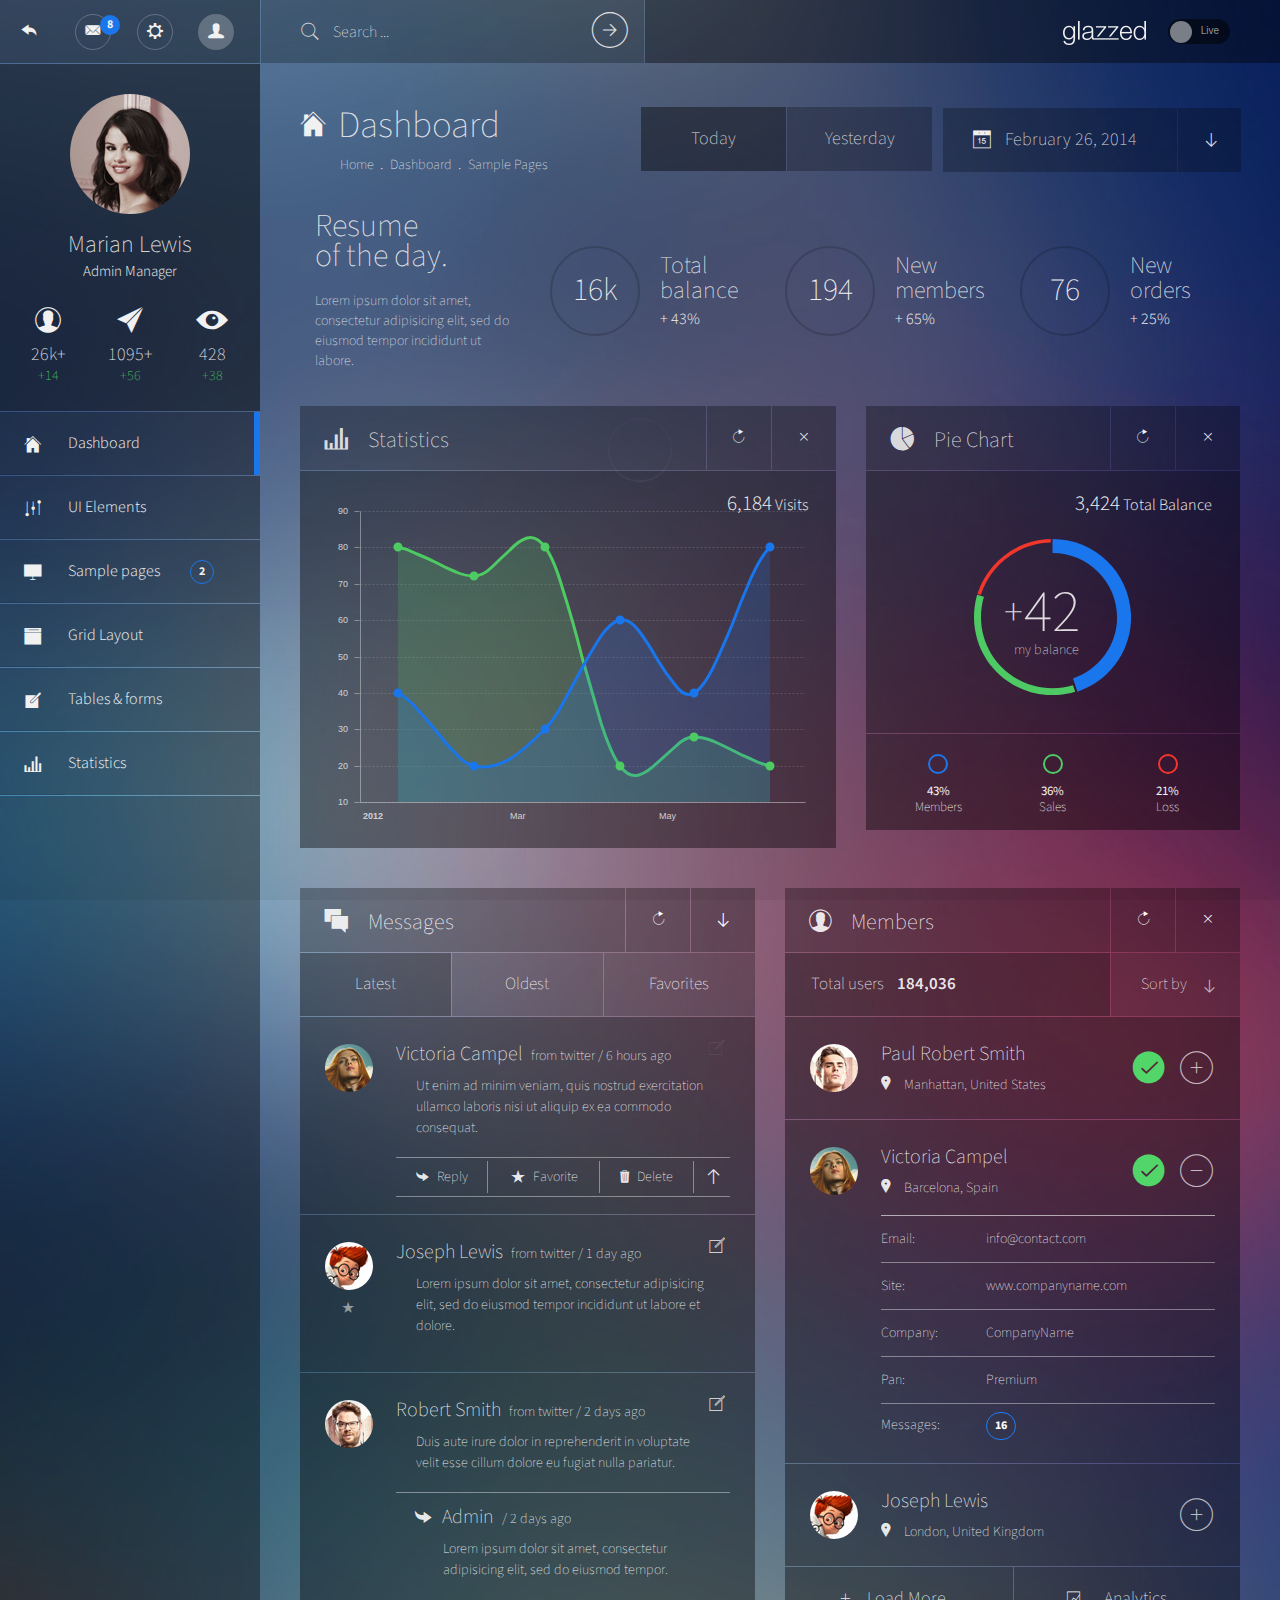
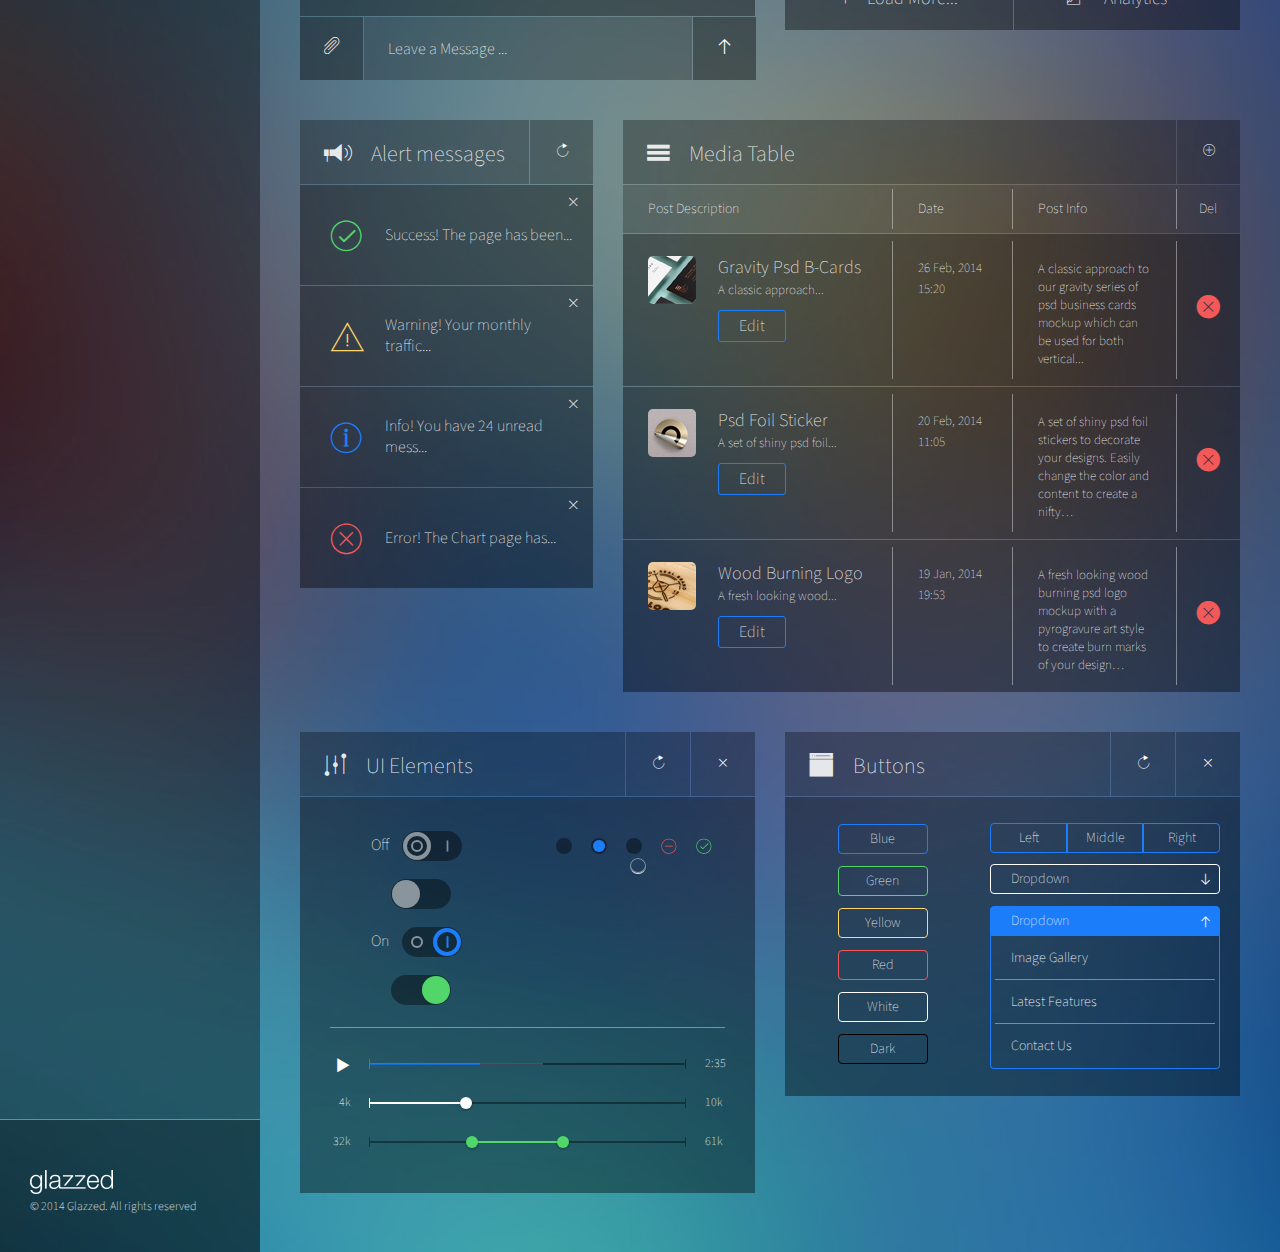
<file: resources/template/index.html>
<!DOCTYPE html>
<html lang="en">
<head>
	<meta charset="UTF-8">
	<meta name="viewport" content="width=device-width, initial-scale=1.0">
	<title>Glazzed Admin Theme</title>
	
	<link rel="icon" sizes="192x192" href="img/touch-icon.png" /> 
	<link rel="apple-touch-icon" href="img/touch-icon-iphone.png" /> 
	<link rel="apple-touch-icon" sizes="76x76" href="img/touch-icon-ipad.png" /> 
	<link rel="apple-touch-icon" sizes="120x120" href="img/touch-icon-iphone-retina.png" />
	<link rel="apple-touch-icon" sizes="152x152" href="img/touch-icon-ipad-retina.png" />
	
	<link rel="shortcut icon" type="image/x-icon" href="img/favicon.ico" />

	<link rel="stylesheet" type="text/css" href="css/bootstrap.min.css">
	<link rel="stylesheet" type="text/css" href="css/main.min.css">
</head>
<body>
	<div id="loading">
		<div class="loader loader-light loader-large"></div>
	</div>
	<header class="top-bar">
		
		<ul class="profile"> 
			<li>
				<a href="#" class="btn-circle no-circle">
					<i class="pe-7f-back"></i>
				</a>
			</li>
			<li>
				<a href="#" onclick="return false;" class="btn-circle btn-sm">
					<i class="pe-7f-mail"></i>
					<span class="badge badge--blue">8</span>
				</a>
			</li>
			<li>
				<a href="#" onclick="return false;" class="btn-circle btn-sm">
					<i class="pe-7g-sets"></i>
				</a>
			</li>
			<li>
				<a href="#" onclick="return false;" class="btn-circle btn-sm active">
					<i class="pe-7g-user"></i>
				</a>
			</li>
			<li class="mobile-nav">
				<a href="#" onclick="return false;" class="btn-circle btn-sm">
					<i class="pe-7f-menu"></i>
				</a>
			</li>
		</ul>

		<div class="main-search">
			<input type="text" placeholder="Search ..." id="msearch">
			<label for="msearch">
				<i class="pe-7s-search"></i>
			</label>
			<button>
				<i class="pe-7g-arrow-circled pe-rotate-90"></i>
			</button>
		</div>
		
		<div class="main-brand">
			<div class="main-brand__container">
				<div class="main-logo"><img src="img/logo.png"></div>
				<input type="checkbox" id="s-logo" class="sw" />
				<label class="swtc swtc--dark swtc--header" for="s-logo"></label> 
			</div>
		</div>
		
	</header> <!-- /top-bar -->


	<div class="wrapper">

		<aside class="sidebar">
			
			<div class="user-info">
					<figure class="rounded-image profile__img">
						<img class="media-object" src="img/profile.jpg" alt="user">
					</figure>
					<h2 class="user-info__name">Marian Lewis</h2>
					<h3 class="user-info__role">Admin Manager</h3>
					<ul class="user-info__numbers">
						<li>
							<i class="pe-7f-user"></i>
							<p>26k+</p>
							<p>+14</p>
						</li>
						<li>
							<i class="pe-7f-paper-plane"></i>
							<p>1095+</p>
							<p>+56</p>
						</li>
						<li>
							<i class="pe-7g-watch"></i>
							<p>428</p>
							<p>+38</p>
						</li>
					</ul>
				</div> <!-- /user-info -->

				<ul class="main-nav">
					<li class="main-nav--active">
						<a class="main-nav__link" href="#">
							<span class="main-nav__icon"><i class="pe-7f-home"></i></span>
							Dashboard
						</a>
					</li>
					<li>
						<a class="main-nav__link" href="ui.html">
							<span class="main-nav__icon"><i class="pe-7f-edit"></i></span>
							UI Elements
						</a>
					</li>
					<li class="main-nav--collapsible">
						<a class="main-nav__link" href="#" onclick="return false;">
							<span class="main-nav__icon"><i class="pe-7f-monitor"></i></span>
							Sample pages <span class="badge badge--line badge--blue">2</span>
						</a>
						<ul class="main-nav__submenu">
							<li><a href="404.html"><span>Error 404</span></a></li>
							<li><a href="login.html"><span>Login</span></a></li>
						</ul>
					</li>
					<li>
						<a class="main-nav__link" href="grid.html">
							<span class="main-nav__icon"><i class="pe-7f-browser"></i></span>
							Grid Layout 
						</a>
					</li>
					<li>
						<a class="main-nav__link" href="tables.html">
							<span class="main-nav__icon"><i class="pe-7f-note"></i></span>
							Tables &amp; forms
						</a>
					</li>
					<li>
						<a class="main-nav__link" href="stats.html">
							<span class="main-nav__icon"><i class="pe-7f-graph3"></i></span>
							Statistics
						</a>
					</li>
				</ul> <!-- /main-nav -->
			
		</aside> <!-- /sidebar -->
		
		<section class="content">
			<header class="main-header">
				<div class="main-header__nav">
					<h1 class="main-header__title">
						<i class="pe-7f-home"></i>
						<span>Dashboard</span>
					</h1>
					<ul class="main-header__breadcrumb">
						<li><a href="#" onclick="return false;">Home</a></li>
						<li><a href="#" onclick="return false;">Dashboard</a></li>
						<li class="active"><a href="#" onclick="return false;">Sample Pages</a></li>
					</ul>
				</div>
				
				<div class="main-header__date">
					<input type="radio" id="radio_date_1" name="tab-radio" value="today" checked><!--
					--><label class="fixed-width" for="radio_date_1">Today</label><!--
					--><input type="radio" id="radio_date_2" name="tab-radio" value="yesterday"><!--
					--><label class="fixed-width" for="radio_date_2">Yesterday</label><!--
					--><button>
						<i class="pe-7f-date"></i>
						<span>February 26, 2014</span>
					</button>
				</div>
			</header> <!-- /main-header -->

			<div data-tab-radio="tab-radio" class="tab-radio-content row" id="today">
					<div class="main-stats__stat col-md-3 col-sm-3">
						<h3 class="main-stats__title">Resume<br> of the day.</h3>
						<p class="main-stats__resume">Lorem ipsum dolor sit amet, consectetur adipisicing elit, sed do eiusmod tempor incididunt ut labore.</p>
						
					</div> <!-- /col -->
				  
				  <div class="main-stats__stat col-md-3 col-sm-3 col-xs-4">
						<div class="stat-circle">
							<h3>16k</h3>
							<svg xmlns="http://www.w3.org/2000/svg" viewBox="0 0 92 92">
								<circle style="opacity:0.16;fill:none;stroke:#000000;stroke-width:2;stroke-miterlimit:10;" cx="46" cy="46" r="45"/>
								<path style="fill:none;stroke:#FFFFFF;stroke-width:2;stroke-miterlimit:10;" d="M84.839,68.718C88.749,62.049,91,54.289,91,46C91,21.147,70.853,1,46,1"/>
							</svg>
						</div> <!-- /stat-circle -->
						<h4 class="main-stats__subtitle">Total<br> balance<br>
							<span class="main-stats__resume">+ 43%</span>
						</h4>
					</div> <!-- /col -->

					<div class="main-stats__stat col-md-3 col-sm-3 col-xs-4">
						<div class="stat-circle">
							<h3>194</h3>
							<svg xmlns="http://www.w3.org/2000/svg" viewBox="0 0 92 92">
							<circle style="opacity:0.16;fill:none;stroke:#000000;stroke-width:2;stroke-miterlimit:10;" cx="46" cy="46" r="45"/>
							<path style="fill:none;stroke:#FFFFFF;stroke-width:2;stroke-miterlimit:10;" d="M6.185,66.968C13.725,81.256,28.721,91,46,91c24.853,0,45-20.147,45-45C91,21.147,70.853,1,46,1"/>
							</svg>
						</div> <!-- /stat-circle -->
						<h4 class="main-stats__subtitle">New<br> members<br>
							<span class="main-stats__resume">+ 65%</span>
						</h4>

					</div> <!-- /col -->

					<div class="main-stats__stat col-md-3 col-sm-3 col-xs-4">
						<div class="stat-circle">
							<h3>76</h3>
							<svg xmlns="http://www.w3.org/2000/svg" viewBox="0 0 92 92">
								<circle style="opacity:0.16;fill:none;stroke:#000000;stroke-width:2;stroke-miterlimit:10;" cx="46" cy="46" r="45"/>
								<path style="fill:none;stroke:#FFFFFF;stroke-width:2;stroke-miterlimit:10;" d="M91,46C91,21.147,70.853,1,46,1"/>
							</svg>
						</div> <!-- /stat-circle -->
						<h4 class="main-stats__subtitle">New<br> orders<br>
							<span class="main-stats__resume">+ 25%</span>
						</h4>
					</div> <!-- /col -->

				</div> <!-- row -->

				<div data-tab-radio="tab-radio" class="tab-radio-content row" id="yesterday">
					<div class="main-stats__stat col-md-3 col-sm-3">
						<h3 class="main-stats__title">Resume<br> of yesterday.</h3>
						<p class="main-stats__resume">Lorem ipsum dolor sit amet, consectetur adipisicing elit. Mollitia illo earum est quisquam, atque non!</p>
						
					</div> <!-- /col -->
				  
				  <div class="main-stats__stat col-md-3 col-sm-3 col-xs-4">
						<div class="stat-circle">
							<h3>19k</h3>
							<svg xmlns="http://www.w3.org/2000/svg" viewBox="0 0 92 92">
								<circle style="opacity:0.16;fill:none;stroke:#000000;stroke-width:2;stroke-miterlimit:10;" cx="46" cy="46" r="45"/>
								<path style="fill:none;stroke:#FFFFFF;stroke-width:2;stroke-miterlimit:10;" d="M84.839,68.718C88.749,62.049,91,54.289,91,46C91,21.147,70.853,1,46,1"/>
							</svg>
						</div> <!-- /stat-circle -->
						<h4 class="main-stats__subtitle">Total<br> balance<br>
							<span class="main-stats__resume">+ 49%</span>
						</h4>
					</div> <!-- /col -->

					<div class="main-stats__stat col-md-3 col-sm-3 col-xs-4">
						<div class="stat-circle">
							<h3>184</h3>
							<svg xmlns="http://www.w3.org/2000/svg" viewBox="0 0 92 92">
							<circle style="opacity:0.16;fill:none;stroke:#000000;stroke-width:2;stroke-miterlimit:10;" cx="46" cy="46" r="45"/>
							<path style="fill:none;stroke:#FFFFFF;stroke-width:2;stroke-miterlimit:10;" d="M6.185,66.968C13.725,81.256,28.721,91,46,91c24.853,0,45-20.147,45-45C91,21.147,70.853,1,46,1"/>
							</svg>
						</div> <!-- /stat-circle -->
						<h4 class="main-stats__subtitle">New<br> members<br>
							<span class="main-stats__resume">+ 61%</span>
						</h4>

					</div> <!-- /col -->

					<div class="main-stats__stat col-md-3 col-sm-3 col-xs-4">
						<div class="stat-circle">
							<h3>52</h3>
							<svg xmlns="http://www.w3.org/2000/svg" viewBox="0 0 92 92">
								<circle style="opacity:0.16;fill:none;stroke:#000000;stroke-width:2;stroke-miterlimit:10;" cx="46" cy="46" r="45"/>
								<path style="fill:none;stroke:#FFFFFF;stroke-width:2;stroke-miterlimit:10;" d="M91,46C91,21.147,70.853,1,46,1"/>
							</svg>
						</div> <!-- /stat-circle -->
						<h4 class="main-stats__subtitle">New<br> orders<br>
							<span class="main-stats__resume">+ 15%</span>
						</h4>
					</div> <!-- /col -->

				</div> <!-- row -->


				<div class="row">
					
					<div class="col-md-7">
						<article class="widget">
							<header class="widget__header">
								<div class="widget__title">
									<i class="pe-7f-graph3"></i><h3>Statistics</h3>
								</div>
								<div class="widget__config">
									<a href="#"><i class="pe-7f-refresh"></i></a>
									<a href="#"><i class="pe-7s-close"></i></a>
								</div>
							</header>

							<div class="widget__content filled">
								<p class="graph-number"><span>6,184</span> Visits</p>
								<div id="chartdiv" style="width: 100%; height: 362px;"></div>

							</div>
						</article><!-- /widget -->
					</div>

					<div class="col-md-5">
						<article class="widget">
							<header class="widget__header">
								<div class="widget__title">
									<i class="pe-7f-graph"></i><h3>Pie Chart</h3>
								</div>
								<div class="widget__config">
									<a href="#"><i class="pe-7f-refresh"></i></a>
									<a href="#"><i class="pe-7s-close"></i></a>
								</div>
							</header>

							<div class="widget__content filled">
								<p class="graph-number"><span>3,424</span> Total Balance</p>
								<div class="pie-container">
									<div class="pie-number">
										<h3>42</h3>
										<p>my balance</p>	
									</div>
									<svg xmlns="http://www.w3.org/2000/svg" viewBox="0 0 180 179">
										<path fill="#ff3a2f" d="M88,0C48.6,0.9,15.4,27,4,62.9L7.9,64C18.8,29.8,50.4,4.9,88,4V0z"/>
										<path fill="#52d669" d="M113.4,167.6C106,169.8,98,171,89.9,171C44.7,171,8,134.4,8,89.4c0-8,1.2-15.8,3.4-23.1L3.6,64
											C1.3,72,0,80.5,0,89.4C0,138.9,40.2,179,89.9,179c9.1,0,17.8-1.4,26.1-3.9L113.4,167.6z"/>
										<path fill="#1c7dfa" d="M90,0v16c40.8,0,74,33.1,74,73.8c0,32.5-21.2,60.2-50.5,70l5.1,15.2c35.7-11.9,61.4-45.6,61.4-85.2
											C180,40.2,139.7,0,90,0z"/>
									</svg>
								</div>

							</div>

							<div class="widget__content filled">
								<div class="row">
									<div class="col-md-4 col-sm-4 col-xs-4 mini-stats">
										<div class="pie-small blue"></div>
										<p>
											<span>43%</span><br>
											Members
										</p>
									</div>
									<div class="col-md-4 col-sm-4 col-xs-4 mini-stats">
										<div class="pie-small green"></div>
										<p>
											<span>36%</span><br>
											Sales
										</p>
									</div>
									<div class="col-md-4 col-sm-4 col-xs-4 mini-stats">
										<div class="pie-small red"></div>
										<p>
											<span>21%</span><br>
											Loss
										</p>
									</div>
								</div>
							</div>

						</article><!-- /widget -->
					</div>


				</div> <!-- /row -->


				<div class="row">
					
					<div class="col-md-6">
						<article class="widget">
							<header class="widget__header">
								<div class="widget__title">
									<i class="pe-7f-chat"></i><h3>Messages</h3>
								</div>
								<div class="widget__config">
									<a href="#"><i class="pe-7f-refresh"></i></a>
									<a href="#" style="line-height: 68px;"><i class="pe-7g-arrow2-down"></i></a>
								</div>
							</header>
							
							<div class="widget__content">
								<div class="tabs">
									<input type="radio" id="tab1" name="msgs_tabs" checked>
									<label for="tab1" class="tabs__tab">Latest</label>
									<input type="radio" id="tab2" name="msgs_tabs">
									<label for="tab2" class="tabs__tab">Oldest</label>
									<input type="radio" id="tab3" name="msgs_tabs">
									<label for="tab3" class="tabs__tab">Favorites</label>
									<div class="clearfix"></div>
									
									<div class="tabs__content">
										
										<div class="tabs__content--1">
											
											<div class="media message">
												<figure class="pull-left rounded-image message__img">
													<img class="media-object" src="img/user1.jpg" alt="user">
												</figure>
												<div class="media-body">
													<h4 class="media-heading message__heading">Victoria Campel  <span>from twitter  /  6 hours ago</span></h4>
													<p class="message__msg">Ut enim ad minim veniam, quis nostrud exercitation ullamco laboris nisi ut aliquip ex ea commodo consequat. </p>
													<input type="checkbox" class="msg-o" id="msg-o1" checked>
													<label class="message__controls--opener" for="msg-o1"><i class="pe-7s-note"></i></label>
													<div class="message__controls--cont">
														<ul class="message__controls">
															<li><a href="#" onclick="return false;"><i class="pe-7f-back pe-rotate-180"></i> <span>Reply</span></a></li>
															<li><a href="#" class="set_fav" onclick="return false;"><i class="pe-7f-star"></i> <span>Favorite</span></a></li>
															<li><a href="#" onclick="return false;"><i class="pe-7f-trash"></i> <span>Delete</span></a></li>
															<li><a href="#" class="close_cntrl" onclick="return false;"><i class="pe-7g-arrow2-up"></i></a></li>
														</ul>
													</div> 
												</div>
											</div> <!-- /message -->

											<div class="media message fav">
												<figure class="pull-left rounded-image message__img">
													<img class="media-object" src="img/user2.jpg" alt="user">
												</figure>
												<div class="media-body">
													<h4 class="media-heading message__heading">Joseph Lewis <span>from twitter  /  1 day ago</span></h4>
													<p class="message__msg">Lorem ipsum dolor sit amet, consectetur adipisicing elit, sed do eiusmod tempor incididunt ut labore et dolore.</p>
													<input type="checkbox" class="msg-o" id="msg-o2">
													<label class="message__controls--opener" for="msg-o2"><i class="pe-7s-note"></i></label>
													<div class="message__controls--cont">
														<ul class="message__controls">
															<li><a href="#" onclick="return false;"><i class="pe-7f-back pe-rotate-180"></i> <span>Reply</span></a></li>
															<li><a href="#" class="set_fav" onclick="return false;"><i class="pe-7f-star"></i> <span>Favorite</span></a></li>
															<li><a href="#" onclick="return false;"><i class="pe-7f-trash"></i> <span>Delete</span></a></li>
															<li><a href="#" class="close_cntrl" onclick="return false;"><i class="pe-7g-arrow2-up"></i></a></li>
														</ul>
													</div>
												</div>
											</div> <!-- /message -->

											<div class="media message">
												<figure class="pull-left rounded-image message__img">
													<img class="media-object" src="img/user3.jpg" alt="user">
												</figure>
												<div class="media-body">
													<h4 class="media-heading message__heading">Robert Smith  <span>from twitter  /  2 days ago</span></h4>
													<p class="message__msg">Duis aute irure dolor in reprehenderit in voluptate velit esse cillum dolore eu fugiat nulla pariatur.</p>
													<hr>
													<div class="message__reply">
														<h4 class="media-heading message__heading">
															<i class="pe-7f-back pe-rotate-180"></i> Admin  <span>/  2 days ago</span></h4>
														<p class="message__msg">Lorem ipsum dolor sit amet, consectetur adipisicing elit, sed do eiusmod tempor.</p>
													</div>
													<input type="checkbox" class="msg-o" id="msg-o3">
													<label class="message__controls--opener" for="msg-o3"><i class="pe-7s-note"></i></label>
													<div class="message__controls--cont">
														<ul class="message__controls">
															<li><a href="#" onclick="return false;"><i class="pe-7f-back pe-rotate-180"></i> <span>Reply</span></a></li>
															<li><a href="#" class="set_fav" onclick="return false;"><i class="pe-7f-star"></i> <span>Favorite</span></a></li>
															<li><a href="#" onclick="return false;"><i class="pe-7f-trash"></i> <span>Delete</span></a></li>
															<li><a href="#" class="close_cntrl" onclick="return false;"><i class="pe-7g-arrow2-up"></i></a></li>
														</ul>
													</div>
												</div>
											</div> <!-- /message -->
											<div class="message__write">
												<form action="">
													<input type="file" id="add_attachment">
													<label for="add_attachment"><i class="pe-7f-paperclip  pe-rotate-90"></i></label><input type="text" placeholder="Leave a Message ..."><input type="submit" id="send_msg"><label for="send_msg"><i class="pe-7g-arrow2-up"></i></label></form>
											</div>
										</div> <!-- /tabscontent1 -->


										
										<div class="tabs__content--2">
											
											<div class="media message">
												<figure class="pull-left rounded-image message__img">
													<img class="media-object" src="img/user1.jpg" alt="user">
												</figure>
												<div class="media-body">
													<h4 class="media-heading message__heading">Victoria Campel  <span>from twitter  /  6 hours ago</span></h4>
													<p class="message__msg">Ut enim ad minim veniam, quis nostrud exercitation ullamco laboris nisi ut aliquip ex ea commodo consequat. Duis aute irure dolor in reprehenderit in voluptate velit esse.</p>
													<input type="checkbox" class="msg-o" id="msg-o4" checked>
													<label class="message__controls--opener" for="msg-o4"><i class="pe-7s-note"></i></label>
													<div class="message__controls--cont">
														<ul class="message__controls">
															<li><a href="#" onclick="return false;"><i class="pe-7f-back pe-rotate-180"></i> <span>Reply</span></a></li>
															<li><a href="#" class="set_fav" onclick="return false;"><i class="pe-7f-star"></i> <span>Favorite</span></a></li>
															<li><a href="#" onclick="return false;"><i class="pe-7f-trash"></i> <span>Delete</span></a></li>
															<li><a href="#" class="close_cntrl" onclick="return false;"><i class="pe-7g-arrow2-up"></i></a></li>
														</ul>
													</div> 
												</div>
											</div> <!-- /message -->

											<div class="media message fav">
												<figure class="pull-left rounded-image message__img">
													<img class="media-object" src="img/user2.jpg" alt="user">
												</figure>
												<div class="media-body">
													<h4 class="media-heading message__heading">Joseph Lewis <span>from twitter  /  1 day ago</span></h4>
													<p class="message__msg">Lorem ipsum dolor sit amet, consectetur adipisicing elit, sed do eiusmod tempor incididunt ut labore et dolore magna aliqua.</p>
													<input type="checkbox" class="msg-o" id="msg-o5">
													<label class="message__controls--opener" for="msg-o5"><i class="pe-7s-note"></i></label>
													<div class="message__controls--cont">
														<ul class="message__controls">
															<li><a href="#" onclick="return false;"><i class="pe-7f-back pe-rotate-180"></i> <span>Reply</span></a></li>
															<li><a href="#" class="set_fav" onclick="return false;"><i class="pe-7f-star"></i> <span>Favorite</span></a></li>
															<li><a href="#" onclick="return false;"><i class="pe-7f-trash"></i> <span>Delete</span></a></li>
															<li><a href="#" class="close_cntrl" onclick="return false;"><i class="pe-7g-arrow2-up"></i></a></li>
														</ul>
													</div>
												</div>
											</div> <!-- /message -->

											<div class="message__write">
												<form action="">
													<input type="file" id="add_attachment">
													<label for="add_attachment"><i class="pe-7f-paperclip  pe-rotate-90"></i></label><input type="text" placeholder="Leave a Message ..."><input type="submit" id="send_msg"><label for="send_msg"><i class="pe-7f-up-arrow"></i></label></form>
											</div>
										</div> <!-- /tabscontent2 -->


										<div class="tabs__content--3">

											<div class="media message fav">
												<figure class="pull-left rounded-image message__img">
													<img class="media-object" src="img/user2.jpg" alt="user">
												</figure>
												<div class="media-body">
													<h4 class="media-heading message__heading">Joseph Lewis <span>from twitter  /  1 day ago</span></h4>
													<p class="message__msg">Lorem ipsum dolor sit amet, consectetur adipisicing elit, sed do eiusmod tempor incididunt ut labore et dolore magna aliqua.</p>
													<input type="checkbox" class="msg-o" id="msg-o6">
													<label class="message__controls--opener" for="msg-o6"><i class="pe-7s-note"></i></label>
													<div class="message__controls--cont">
														<ul class="message__controls">
															<li><a href="#" onclick="return false;"><i class="pe-7f-back pe-rotate-180"></i> <span>Reply</span></a></li>
															<li><a href="#" class="set_fav" onclick="return false;"><i class="pe-7f-star"></i> <span>Favorite</span></a></li>
															<li><a href="#" onclick="return false;"><i class="pe-7f-trash"></i> <span>Delete</span></a></li>
															<li><a href="#" class="close_cntrl" onclick="return false;"><i class="pe-7g-arrow2-up"></i></a></li>
														</ul>
													</div>
												</div>
											</div> <!-- /message -->

											<div class="media message">
												<figure class="pull-left rounded-image message__img">
													<img class="media-object" src="img/user3.jpg" alt="user">
												</figure>
												<div class="media-body">
													<h4 class="media-heading message__heading">Robert Smith  <span>from twitter  /  2 days ago</span></h4>
													<p class="message__msg">Duis aute irure dolor in reprehenderit in voluptate velit esse cillum dolore eu fugiat nulla pariatur.</p>
													<hr>
													<div class="message__reply">
														<h4 class="media-heading message__heading">
															<i class="pe-7f-back pe-rotate-180"></i> Admin  <span>/  2 days ago</span></h4>
														<p class="message__msg">Lorem ipsum dolor sit amet, consectetur adipisicing elit, sed do eiusmod tempor.</p>
													</div>
													<input type="checkbox" class="msg-o" id="msg-o7">
													<label class="message__controls--opener" for="msg-o7"><i class="pe-7s-note"></i></label>
													<div class="message__controls--cont">
														<ul class="message__controls">
															<li><a href="#" onclick="return false;"><i class="pe-7f-back pe-rotate-180"></i> <span>Reply</span></a></li>
															<li><a href="#" class="set_fav" onclick="return false;"><i class="pe-7f-star"></i> <span>Favorite</span></a></li>
															<li><a href="#" onclick="return false;"><i class="pe-7f-trash"></i> <span>Delete</span></a></li>
															<li><a href="#" class="close_cntrl" onclick="return false;"><i class="pe-7g-arrow2-up"></i></a></li>
														</ul>
													</div>
												</div>
											</div> <!-- /message -->
											<div class="message__write">
												<form action="">
													<input type="file" id="add_attachment">
													<label for="add_attachment"><i class="pe-7f-paperclip  pe-rotate-90"></i></label><input type="text" placeholder="Leave a Message ..."><input type="submit" id="send_msg"><label for="send_msg"><i class="pe-7f-up-arrow"></i></label></form>
											</div>
										</div> <!-- /tabscontent3 -->
									</div> 
								
								</div> <!-- /tabs -->
								

								
							</div> <!-- /widget__content -->

						</article><!-- /widget -->
					</div>

					<div class="col-md-6">
						<article class="widget">
							<header class="widget__header">
								<div class="widget__title">
									<i class="pe-7f-user"></i><h3>Members</h3>
								</div>
								<div class="widget__config">
									<a href="#"><i class="pe-7f-refresh"></i></a>
									<a href="#"><i class="pe-7s-close"></i></a>
								</div>
							</header>

							<div class="widget__content">
								<div class="members__controls">
									<div class="members__controls--total">
										Total users <span>184,036</span>
									</div>
									<div class="members__controls--order custom-dropdown">
										<select class="dropdown-select">
											<option value="1">Sort by <i style="
										content:url(img/arrow.svg); 
										width: 15px; height: 15px; 
										display: inline-block;
										vertical-align: middle;
										margin-left: 6px;
										margin-top: -3px;
									"></i></option>
											<option value="2">Name</option>
											<option value="3">Location</option>
											<option value="4">Added</option>
										</select>
									</div>
								</div>

								<div class="clearfix"></div>
								
								<div class="members__container">
									
									<div class="media message checked">
										<figure class="pull-left rounded-image message__img">
											<img class="media-object" src="img/user4.jpg" alt="user">
										</figure>
										<div class="media-body">
											<h4 class="media-heading message__heading">Paul Robert Smith</h4>
											<p class="message__location">
												<i class="pe-7f-map-marker"></i>  Manhattan, United States
											</p>

											<a class="c-btn--check"></a>
											<input type="checkbox" class="btn-more-check" id="more1">
											<label class="c-btn--more" for="more1"></label>

											<div class="message__details">
												<table>
													<tr>
														<td>Email:</td>
														<td>info@contact.com</td>
													</tr>
													<tr>
														<td>Site:</td>
														<td>www.companyname.com</td>
													</tr>
													<tr>
														<td>Company:</td>
														<td>CompanyName</td>
													</tr>
													<tr>
														<td>Plan:</td>
														<td>Premium</td>
													</tr>
													<tr>
														<td>Messages:</td>
														<td><span class="badge badge--line badge--blue">16</span></td>
													</tr>
												</table>
											</div>

										</div>
									</div>

									<div class="media message checked">
										<figure class="pull-left rounded-image message__img">
											<img class="media-object" src="img/user1.jpg" alt="user">
										</figure>
										<div class="media-body">
											<h4 class="media-heading message__heading">Victoria Campel</h4>
											<p class="message__location">
												<i class="pe-7f-map-marker"></i>  Barcelona, Spain
											</p>

											<a class="c-btn--check"></a>
											<input type="checkbox" class="btn-more-check" id="more2" checked>
											<label class="c-btn--more" for="more2"></label>

											<div class="message__details">
												<table>
													<tr>
														<td>Email:</td>
														<td>info@contact.com</td>
													</tr>
													<tr>
														<td>Site:</td>
														<td>www.companyname.com</td>
													</tr>
													<tr>
														<td>Company:</td>
														<td>CompanyName</td>
													</tr>
													<tr>
														<td>Pan:</td>
														<td>Premium</td>
													</tr>
													<tr>
														<td>Messages:</td>
														<td><span class="badge badge--line badge--blue">16</span></td>
													</tr>
												</table>
											</div>

										</div>
									</div>

									<div class="media message">
										<figure class="pull-left rounded-image message__img">
											<img class="media-object" src="img/user2.jpg" alt="user">
										</figure>
										<div class="media-body">
											<h4 class="media-heading message__heading">Joseph Lewis</h4>
											<p class="message__location">
												<i class="pe-7f-map-marker"></i>  London, United Kingdom
											</p>

											<a class="c-btn--check"></a>
											<input type="checkbox" class="btn-more-check" id="more3">
											<label class="c-btn--more" for="more3"></label>

											<div class="message__details">
												<table>
													<tr>
														<td>Email:</td>
														<td>info@contact.com</td>
													</tr>
													<tr>
														<td>Site:</td>
														<td>www.companyname.com</td>
													</tr>
													<tr>
														<td>Company:</td>
														<td>CompanyName</td>
													</tr>
													<tr>
														<td>Pan:</td>
														<td>Premium</td>
													</tr>
													<tr>
														<td>Messages:</td>
														<td><span class="badge badge--line badge--blue">16</span></td>
													</tr>
												</table>
											</div>

										</div>
									</div>

								</div> <!-- /members__container -->
								
								<div class="clearfix"></div>

								<div class="members__footer"><button class="members__load-more"><span>+</span> Load More...</button><button class="members__search">
										<i class="pe-7s-graph2"></i> Analytics
									</button>
								</div>

							</div>
						</article><!-- /widget -->
					</div>


				</div> <!-- /row -->


				<div class="row">
					
					<div class="col-md-4">
						<article class="widget">
							<header class="widget__header one-btn">
								<div class="widget__title">
									<i class="pe-7f-speaker"></i><h3>Alert messages</h3>
								</div>
								<div class="widget__config">
									<a href="#"><i class="pe-7f-refresh"></i></a>
								</div>
							</header>
							
							<div class="widget__content">
								
								<div class="alert alert-fixed alert-success alert-dismissible" role="alert">
								  <button type="button" class="close" data-dismiss="alert"><span aria-hidden="true"><i class="pe-7s-close"></i></span><span class="sr-only">Close</span></button>
								  <div class="alert__icon pull-left">
								  	<i class="pe-7s-check"></i>
								  </div>
								  <p class="alert__text"> Success! The page has been...</p>
								</div>
								
								<div class="alert alert-fixed alert-warning alert-dismissible" role="alert">
								  <button type="button" class="close" data-dismiss="alert"><span aria-hidden="true"><i class="pe-7s-close"></i></span><span class="sr-only">Close</span></button>
								  <div class="alert__icon pull-left">
								  	<i class="pe-7s-attention"></i>
								  </div>
								  <p class="alert__text"> Warning! Your monthly<br> traffic...</p>
								</div>
								
								<div class="alert alert-fixed alert-info alert-dismissible" role="alert">
								  <button type="button" class="close" data-dismiss="alert"><span aria-hidden="true"><i class="pe-7s-close"></i></span><span class="sr-only">Close</span></button>
								  <div class="alert__icon pull-left">
								  	<i class="pe-7s-info"></i>
								  </div>
								  <p class="alert__text"> Info! You have 24 unread <br>mess...</p>
								</div>
								
								<div class="alert alert-fixed alert-danger alert-dismissible" role="alert">
								  <button type="button" class="close" data-dismiss="alert"><span aria-hidden="true"><i class="pe-7s-close"></i></span><span class="sr-only">Close</span></button>
								  <div class="alert__icon pull-left">
								  	<i class="pe-7s-close-circle"></i>
								  </div>
								  <p class="alert__text"> Error! The Chart page has...</p>
								</div>
								
							</div> <!-- /widget__content -->

						</article><!-- /widget -->
					</div>

					<div class="col-md-8">
						<article class="widget">
							<header class="widget__header one-btn">
								<div class="widget__title">
									<i class="pe-7f-menu"></i><h3>Media Table</h3>
								</div>
								<div class="widget__config">
									<a href="#"><i class="pe-7s-plus"></i></a>
								</div>
							</header>
							
							<div class="widget__content table-responsive">
								
								<table class="table table-striped media-table">
							  	<thead>
							  		<tr>
							  			<th width="270">Post Description</th>
							  			<th width="120">Date</th>
							  			<th>Post Info</th>
							  			<th>Del</th>
							  		</tr>
							  	</thead>
							  	<tbody>

							  	
							  		<tr class="spacer"></tr>
							  		<tr>
							  			<td>
							  				<div class="media">
													<figure class="pull-left post__img">
														<img class="media-object" src="img/post1.jpg" alt="user">
													</figure>
													<div class="media-body post_desc">
														<h3>Gravity Psd B-Cards</h3>
														<p>A classic approach...</p>
														<button class="btn blue btn-sm">Edit</button>
													</div>
												</div>
							  			</td>
							  			<td>
							  				<p class="post__date">26 Feb, 2014 <br>15:20</p>
							  			</td>
							  			<td class="not-padding">
							  				<p class="post__info">A classic approach to our gravity series of psd business cards mockup which can be used for both vertical...</p>
							  			</td>
							  			<td>
							  				<a href="#" onclick="return false;" class="post__del"><i class="pe-7f-close"></i></a>
							  			</td>
							  		</tr>

							  		<tr class="spacer"></tr>
							  		<tr>
							  			<td>
							  				<div class="media">
													<figure class="pull-left post__img">
														<img class="media-object" src="img/post2.jpg" alt="user">
													</figure>
													<div class="media-body post_desc">
														<h3>Psd Foil Sticker</h3>
														<p>A set of shiny psd foil...</p>
														<button class="btn blue btn-sm">Edit</button>
													</div>
												</div>
							  			</td>
							  			<td>
							  				<p class="post__date">20 Feb, 2014 <br>11:05</p>
							  			</td>
							  			<td class="not-padding">
							  				<p class="post__info">A set of shiny psd foil stickers to decorate your designs. Easily change the color and content to create a nifty…</p>
							  			</td>
							  			<td>
							  				<a href="#" onclick="return false;" class="post__del"><i class="pe-7f-close"></i></a>
							  			</td>
							  		</tr>

							  		<tr class="spacer"></tr>
							  		<tr>
							  			<td>
							  				<div class="media">
													<figure class="pull-left post__img">
														<img class="media-object" src="img/post3.jpg" alt="user">
													</figure>
													<div class="media-body post_desc">
														<h3>Wood Burning Logo</h3>
														<p>A fresh looking wood...</p>
														<button class="btn blue btn-sm">Edit</button>
													</div>
												</div>
							  			</td>
							  			<td>
							  				<p class="post__date">19 Jan, 2014 <br>19:53</p>
							  			</td>
							  			<td class="not-padding">
							  				<p class="post__info">A fresh looking wood burning psd logo mockup with a pyrogravure art style to create burn marks of your design…</p>
							  			</td>
							  			<td>
							  				<a href="#" onclick="return false;" class="post__del"><i class="pe-7f-close"></i></a>
							  			</td>
							  		</tr>

							  	</tbody>
								</table>
								

								
							</div> <!-- /widget__content -->

						</article><!-- /widget -->
					</div>

				</div> <!-- /row -->



				<div class="row">
					
					<div class="col-md-6">
						<article class="widget">
							<header class="widget__header">
								<div class="widget__title">
									<i class="pe-7f-edit"></i><h3>UI Elements</h3>
								</div>
								<div class="widget__config">
									<a href="#"><i class="pe-7f-refresh"></i></a>
									<a href="#"><i class="pe-7s-close"></i></a>
								</div>
							</header>
							
							<div class="widget__content filled widget-ui">
								
								<div class="row">
									<div class="col-md-6 text-center">
										<div class="switch-showcase">
											Off
											
											<input type="checkbox" id="s-2" class="sw" />
											<label class="switch2 blue" for="s-2"></label> 

											<input type="checkbox" id="s-1" class="sw" />
											<label class="switch" for="s-1"></label> 
											<br>

											On
											
											<input type="checkbox" id="s-3" class="sw" checked />
											<label class="switch2 blue" for="s-3"></label> 

											<input type="checkbox" id="s-4" class="sw" checked />
											<label class="switch" for="s-4"></label>
										</div>
									</div>
									<div class="col-md-6 text-center">
										<div class="cr-showcase">
											<input type="radio" class="custom-radio" name="c-radio" id="cr1">
											<label for="cr1"></label>
											<input type="radio" class="custom-radio" name="c-radio" id="cr2" checked>
											<label for="cr2"></label>
											<input type="radio" class="custom-radio" name="c-radio" id="cr3">
											<label for="cr3"></label>

											<input type="checkbox" class="custom-checkbox" id="cc1">
											<label for="cc1"></label>
											<input type="checkbox" class="custom-checkbox" id="cc2" checked>
											<label for="cc2"></label>

											<div class="loader loader-small"></div>
										</div>
									</div>
								</div>
								<hr>
								<div class="row">
									<div class="col-md-12">
										<div class="progress blue">
											<span class="num-min"><i class="pe-7f-play"></i></span>
										  <div class="progress-bar progress-bar-loaded" style="width: 35%">
										    <span class="sr-only">35% Complete (success)</span>
										  </div>
										  <div class="progress-bar progress-bar-buffered" style="width: 20%">
										    <span class="sr-only">20% Complete (warning)</span>
										  </div>
										  <span class="num-max">2:35</span>
										</div>

										<!-- <div class="slider"></div> -->
										<div class="slider range-min active">
											<span class="num-min">4k</span>
											<span class="num-max">10k</span>
										</div>
										<div class="slider range green">
											<span class="num-min">32k</span>
											<span class="num-max">61k</span>
										</div>
									</div>
								</div>
								
								
							</div> <!-- /widget__content -->

						</article><!-- /widget -->
					</div>

					<div class="col-md-6">
						<article class="widget">
							<header class="widget__header">
								<div class="widget__title">
									<i class="pe-7f-browser"></i><h3>Buttons</h3>
								</div>
								<div class="widget__config">
									<a href="#"><i class="pe-7f-refresh"></i></a>
									<a href="#"><i class="pe-7s-close"></i></a>
								</div>
							</header>

							<div class="widget__content filled pad20">
								
								<div class="row">
									<div class="col-md-5 text-center btn__showcase">
										<button class="btn blue fixed">Blue</button><br>
										<button class="btn green fixed">Green</button><br>
										<button class="btn yellow fixed">Yellow</button><br>
										<button class="btn red fixed">Red</button><br>
										<button class="btn white fixed">White</button><br>
										<button class="btn dark fixed">Dark</button>
									</div>

									<div class="col-md-7 text-center btn__showcase">
										
										<div class="btn-group block">
										  <a type="button" class="btn blue">Left</a>
										  <a type="button" class="btn blue">Middle</a>
										  <a type="button" class="btn blue">Right</a>
										</div>
										<div class="dropdown">
										  <button class="btn btn-block white dropdown-toggle" type="button" id="dropdownMenu1" data-toggle="dropdown">
										    Dropdown
										    <span class="caret">
										    	<i class="pe-7g-arrow2-down"></i>
										    </span>
										  </button>
										  <ul class="dropdown-menu" role="menu" aria-labelledby="dropdownMenu1">
										    <li role="presentation"><a role="menuitem" tabindex="-1" href="#">Image Gallery</a></li>
										    <li role="presentation"><a role="menuitem" tabindex="-1" href="#">Latest Features</a></li>
										    <li role="presentation"><a role="menuitem" tabindex="-1" href="#">Contact Us</a></li>
										  </ul>
										</div>
										<div class="dropdown open">
										  <button class="btn btn-block blue dropdown-toggle" type="button" id="dropdownMenu2" data-toggle="dropdown">
										    Dropdown
										    <span class="caret">
										    	<i class="pe-7g-arrow2-down"></i>
										    </span>
										  </button>
										  <ul class="dropdown-menu" role="menu" aria-labelledby="dropdownMenu2">
										    <li role="presentation"><a role="menuitem" tabindex="-1" href="#">Image Gallery</a></li>
										    <li role="presentation"><a role="menuitem" tabindex="-1" href="#">Latest Features</a></li>
										    <li role="presentation"><a role="menuitem" tabindex="-1" href="#">Contact Us</a></li>
										  </ul>
										</div>

									</div>	

								</div>

							</div>
						</article><!-- /widget -->
					</div>


				</div> <!-- /row -->


			<footer class="footer-brand">
				<img src="img/logo_trim.png">
				<p>© 2014 Glazzed. All rights reserved</p>
			</footer>


		</section> <!-- /content -->

	</div>


	 
	<script type="text/javascript" src="js/main.js"></script>
	<script type="text/javascript" src="js/amcharts/amcharts.js"></script>
	<script type="text/javascript" src="js/amcharts/serial.js"></script>
	<script type="text/javascript" src="js/amcharts/pie.js"></script>
	<script type="text/javascript" src="js/chart.js"></script>
</body>
</html>
</file>
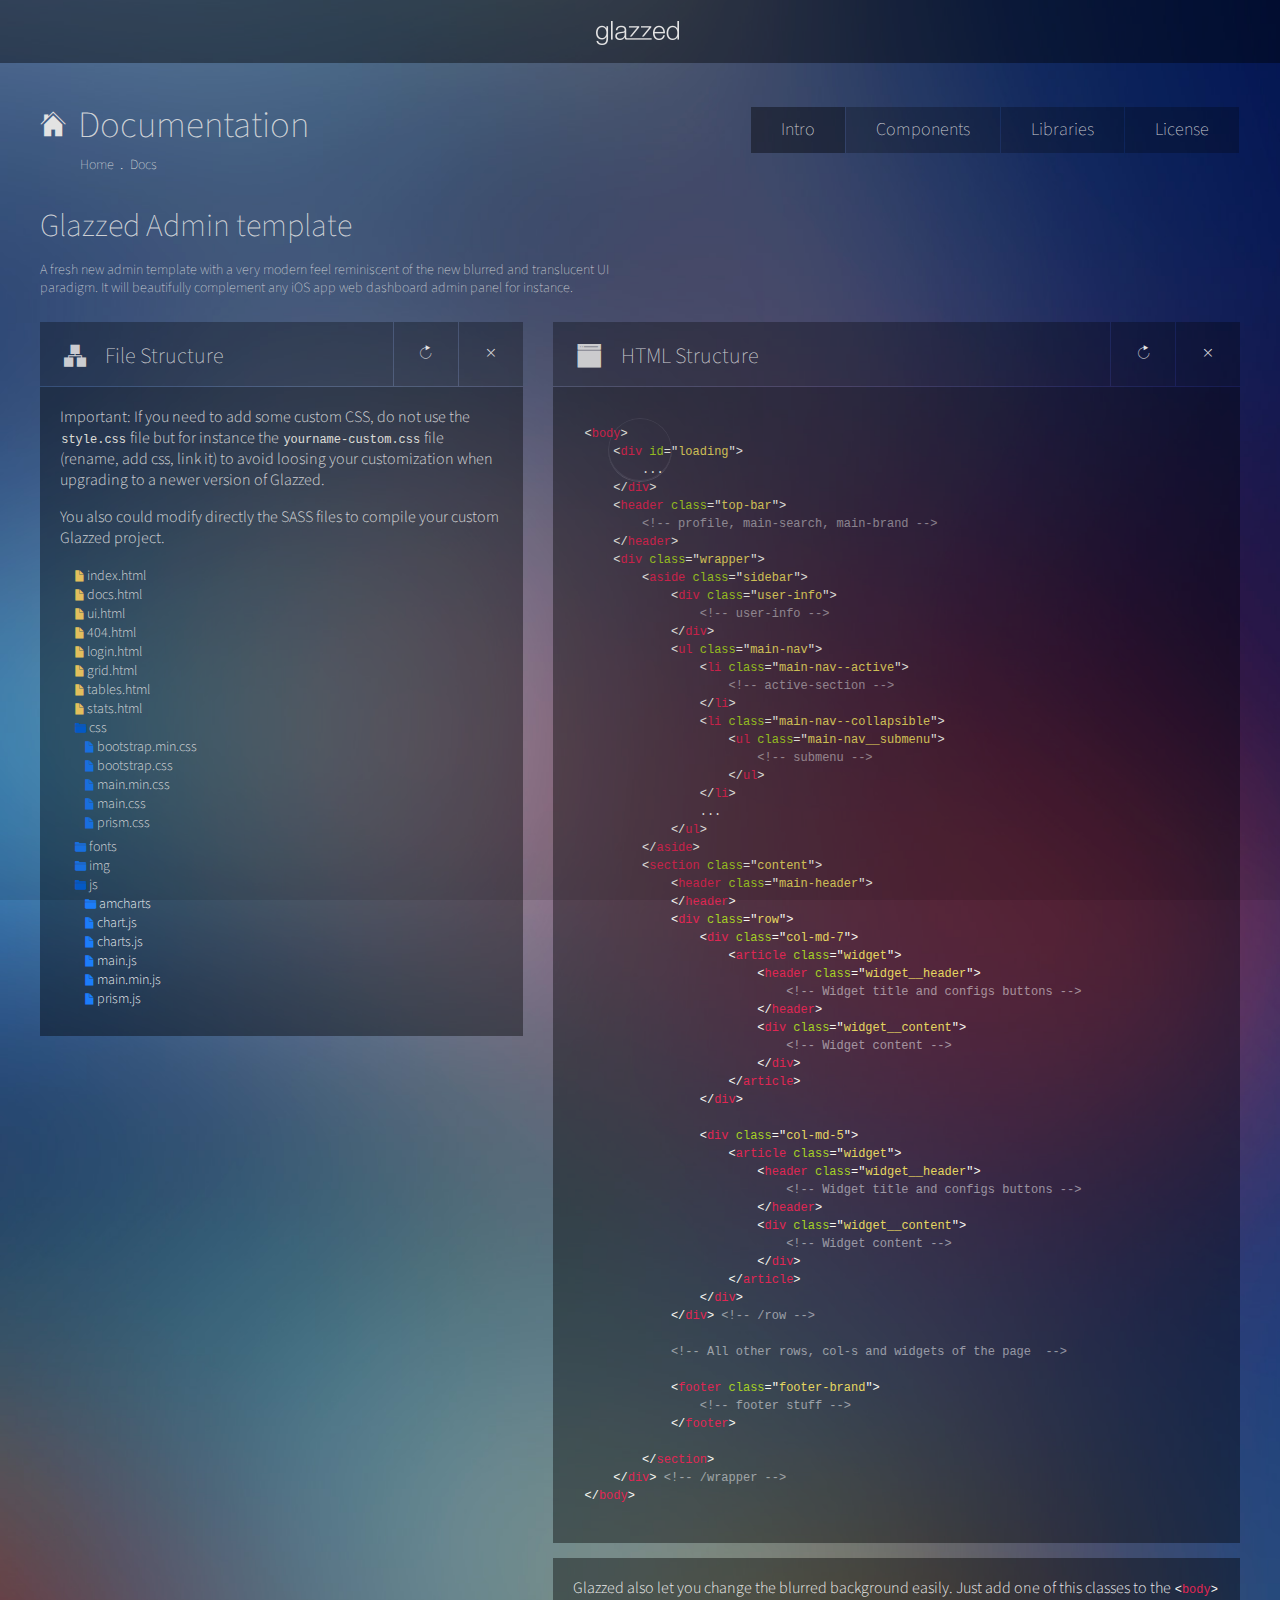
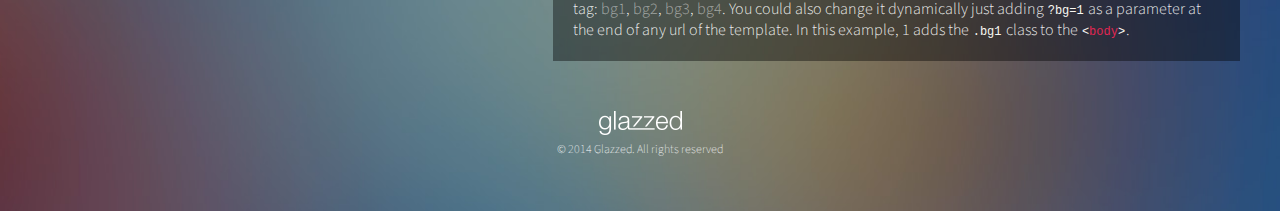
<file: resources/template/docs.html>
<!DOCTYPE html>
<html lang="en">
<head>
	<meta charset="UTF-8">
	<meta name="viewport" content="width=device-width, initial-scale=1.0">
	<title>Glazzed Admin Theme :: Documentation</title>
	
	<link rel="icon" sizes="192x192" href="img/touch-icon.png" /> 
	<link rel="apple-touch-icon" href="img/touch-icon-iphone.png" /> 
	<link rel="apple-touch-icon" sizes="76x76" href="img/touch-icon-ipad.png" /> 
	<link rel="apple-touch-icon" sizes="120x120" href="img/touch-icon-iphone-retina.png" />
	<link rel="apple-touch-icon" sizes="152x152" href="img/touch-icon-ipad-retina.png" />
	
	<link rel="shortcut icon" type="image/x-icon" href="img/favicon.ico" />

	<link rel="stylesheet" type="text/css" href="css/bootstrap.min.css">
	<link rel="stylesheet" type="text/css" href="css/main.min.css">
	<link rel="stylesheet" type="text/css" href="css/prism.css">
</head>
<body class="docs">
	<div id="loading">
		<div class="loader loader-light loader-large"></div>
	</div>
	<header class="top-bar">
		
		<div class="main-brand">
			<div class="main-brand__container">
				<a href="index.html" class="main-logo"><img src="img/logo.png"></a>
			</div>
		</div>
		
	</header> <!-- /top-bar -->


	<div class="wrapper">

		
		<section class="content">
			<header class="main-header">
				<div class="main-header__nav">
					<h1 class="main-header__title">
						<i class="pe-7f-home"></i>
						<span>Documentation</span>
					</h1>
					<ul class="main-header__breadcrumb">
						<li><a href="index.html">Home</a></li>
						<li class="active"><a href="#" onclick="return false;">Docs</a></li>
					</ul>
				</div>
				
				<div class="main-header__date">
						<input type="radio" id="radio_date_1" name="tab-radio" value="intro" checked><!--
					--><label for="radio_date_1" class="btn-md">Intro</label><!--
					--><input type="radio" id="radio_date_2" name="tab-radio" value="comps"><!--
					--><label for="radio_date_2" class="btn-md">Components</label><!--
					--><input type="radio" id="radio_date_3" name="tab-radio" value="libs"><!--
					--><label for="radio_date_3" class="btn-md">Libraries</label><!--
					--><input type="radio" id="radio_date_4" name="tab-radio" value="lic"><!--
					--><label for="radio_date_4" class="btn-md">License</label>
				</div>
			</header> <!-- /main-header -->

			<div data-tab-radio="tab-radio" class="tab-radio-content row" id="intro">
				
				<div class="row">
					
					<div class="col-md-6">
						<h3 class="main-stats__title">Glazzed Admin template</h3>
						<p class="main-stats__resume">A fresh new admin template with a very modern feel reminiscent of the new blurred and translucent UI paradigm. It will beautifully complement any iOS app web dashboard admin panel for instance.</p>
					</div>

				</div>

				<div class="row">
					
					<div class="col-md-5">
						<article class="widget">
							<header class="widget__header">
								<div class="widget__title">
									<i class="pe-7f-network"></i><h3>File Structure</h3>
								</div>
								<div class="widget__config">
									<a href="#"><i class="pe-7f-refresh"></i></a>
									<a href="#"><i class="pe-7s-close"></i></a>
								</div>
							</header>

							<div class="widget__content filled">
								<p>Important: If you need to add some custom CSS, do not use the <code class="language-markup">style.css</code> file but for instance the <code class="language-markup">yourname-custom.css</code> file (rename, add css, link it) to avoid loosing your customization when upgrading to a newer version of Glazzed.</p><br>
								<p>You also could modify directly the SASS files to compile your custom Glazzed project.</p>
								<br>
								<ul class="file-structure">
									<li><i class="pe-7f-file"></i> index.html</li>
									<li><i class="pe-7f-file"></i> docs.html</li>
									<li><i class="pe-7f-file"></i> ui.html</li>
									<li><i class="pe-7f-file"></i> 404.html</li>
									<li><i class="pe-7f-file"></i> login.html</li>
									<li><i class="pe-7f-file"></i> grid.html</li>
									<li><i class="pe-7f-file"></i> tables.html</li>
									<li><i class="pe-7f-file"></i> stats.html</li>

									<li class="sub open"><i class="pe-7f-folder"></i> css
										<ul class="sub-ul">
											<li><i class="pe-7f-file"></i> bootstrap.min.css </li>
											<li><i class="pe-7f-file"></i> bootstrap.css </li>
											<li><i class="pe-7f-file"></i> main.min.css </li>
											<li><i class="pe-7f-file"></i> main.css </li>
											<li><i class="pe-7f-file"></i> prism.css </li>
										</ul>
									</li>

									<li class="sub"><i class="pe-7f-folder"></i> fonts
										<ul class="sub-ul">
											<li><i class="pe-7f-file"></i> Pe-icon-7-filled.eot </li>
											<li><i class="pe-7f-file"></i> Pe-icon-7-filled.svg </li>
											<li><i class="pe-7f-file"></i> Pe-icon-7-filled.ttf </li>
											<li><i class="pe-7f-file"></i> Pe-icon-7-filled.woff </li>
											<li><i class="pe-7f-file"></i> Pe-icon-7-stroke.eot </li>
											<li><i class="pe-7f-file"></i> Pe-icon-7-stroke.svg </li>
											<li><i class="pe-7f-file"></i> Pe-icon-7-stroke.ttf </li>
											<li><i class="pe-7f-file"></i> Pe-icon-7-stroke.woff </li>
										</ul>
									</li>

									<li class="sub"><i class="pe-7f-folder"></i> img
										<ul class="sub-ul">
											<li><i class="pe-7f-file"></i> bg.jpg </li>
											<li><i class="pe-7f-file"></i> logo.png </li>
											<li><i class="pe-7f-file"></i> logo_trim.png </li>
											<li><i class="pe-7f-file"></i> post1.jpg </li>
											<li><i class="pe-7f-file"></i> post2.jpg </li>
											<li><i class="pe-7f-file"></i> post3.jpg </li>
											<li><i class="pe-7f-file"></i> profile.jpg </li>
											<li><i class="pe-7f-file"></i> user1.jpg </li>
											<li><i class="pe-7f-file"></i> user2.jpg </li>
											<li><i class="pe-7f-file"></i> user3.jpg </li>
											<li><i class="pe-7f-file"></i> user4.jpg </li>
											<li><i class="pe-7f-file"></i> touch-icon-ipad-retina.png </li>
											<li><i class="pe-7f-file"></i> touch-icon-ipad.png </li>
											<li><i class="pe-7f-file"></i> touch-icon-iphone-retina.png </li>
											<li><i class="pe-7f-file"></i> touch-icon-iphone.png </li>
											<li><i class="pe-7f-file"></i> touch-icon.png </li>
											<li><i class="pe-7f-file"></i> favico.ico </li>
										</ul>
									</li>

									<li class="sub open"><i class="pe-7f-folder"></i> js
										<ul class="sub-ul">
											<li class="sub"><i class="pe-7f-folder"></i> amcharts </li>
											<li><i class="pe-7f-file"></i> chart.js </li>
											<li><i class="pe-7f-file"></i> charts.js </li>
											<li><i class="pe-7f-file"></i> main.js </li>
											<li><i class="pe-7f-file"></i> main.min.js </li>
											<li><i class="pe-7f-file"></i> prism.js </li>
										</ul>
									</li>
								</ul>

							</div>
						</article><!-- /widget -->
					</div>

					<div class="col-md-7">
						<article class="widget">
							<header class="widget__header">
								<div class="widget__title">
									<i class="pe-7f-browser"></i><h3>HTML Structure</h3>
								</div>
								<div class="widget__config">
									<a href="#"><i class="pe-7f-refresh"></i></a>
									<a href="#"><i class="pe-7s-close"></i></a>
								</div>
							</header>

							<div class="widget__content filled"><pre><code class="language-markup">&lt;body&gt;
	&lt;div&nbsp;id=&quot;loading&quot;&gt;
		...
	&lt;/div&gt;
	&lt;header&nbsp;class=&quot;top-bar&quot;&gt;
		&lt;!--&nbsp;profile,&nbsp;main-search,&nbsp;main-brand&nbsp;--&gt;
	&lt;/header&gt;
	&lt;div&nbsp;class=&quot;wrapper&quot;&gt;
		&lt;aside&nbsp;class=&quot;sidebar&quot;&gt;
			&lt;div&nbsp;class=&quot;user-info&quot;&gt;
				&lt;!--&nbsp;user-info&nbsp;--&gt;
			&lt;/div&gt;
			&lt;ul&nbsp;class=&quot;main-nav&quot;&gt;
				&lt;li&nbsp;class=&quot;main-nav--active&quot;&gt;
					&lt;!--&nbsp;active-section&nbsp;--&gt;
				&lt;/li&gt;
				&lt;li&nbsp;class=&quot;main-nav--collapsible&quot;&gt;
					&lt;ul&nbsp;class=&quot;main-nav__submenu&quot;&gt;
						&lt;!--&nbsp;submenu&nbsp;--&gt;
					&lt;/ul&gt;
				&lt;/li&gt;
				...
			&lt;/ul&gt;
		&lt;/aside&gt;
		&lt;section&nbsp;class=&quot;content&quot;&gt;
			&lt;header&nbsp;class=&quot;main-header&quot;&gt;
			&lt;/header&gt;
			&lt;div&nbsp;class=&quot;row&quot;&gt;
				&lt;div&nbsp;class=&quot;col-md-7&quot;&gt;
					&lt;article&nbsp;class=&quot;widget&quot;&gt;
						&lt;header&nbsp;class=&quot;widget__header&quot;&gt;
							&lt;!--&nbsp;Widget title and configs buttons&nbsp;--&gt;
						&lt;/header&gt;
						&lt;div&nbsp;class=&quot;widget__content&quot;&gt;
							&lt;!--&nbsp;Widget content&nbsp;--&gt;
						&lt;/div&gt;
					&lt;/article&gt;
				&lt;/div&gt;

				&lt;div&nbsp;class=&quot;col-md-5&quot;&gt;
					&lt;article&nbsp;class=&quot;widget&quot;&gt;
						&lt;header&nbsp;class=&quot;widget__header&quot;&gt;
							&lt;!--&nbsp;Widget title and configs buttons&nbsp;--&gt;
						&lt;/header&gt;
						&lt;div&nbsp;class=&quot;widget__content&quot;&gt;
							&lt;!--&nbsp;Widget content&nbsp;--&gt;
						&lt;/div&gt;
					&lt;/article&gt;
				&lt;/div&gt;
			&lt;/div&gt; &lt;!--&nbsp;/row&nbsp;--&gt;
			
			&lt;!--&nbsp;All other rows, col-s and widgets of the page &nbsp;--&gt;
			
			&lt;footer&nbsp;class=&quot;footer-brand&quot;&gt;
				&lt;!--&nbsp;footer&nbsp;stuff&nbsp;--&gt;
			&lt;/footer&gt;

		&lt;/section&gt;
	&lt;/div&gt; &lt;!--&nbsp;/wrapper&nbsp;--&gt;
&lt;/body&gt;
</code></pre>
							</div>

						</article><!-- /widget -->
						<article class="widget__content filled bgs">
							<p>Glazzed also let you change the blurred background easily. Just add one of this classes to the <code class="language-markup">&lt;body&gt;</code> tag: <a href="docs.html?bg=1">bg1</a>, <a href="docs.html?bg=2">bg2</a>, <a href="docs.html?bg=3">bg3</a>, <a href="docs.html?bg=4">bg4</a></code>.
							You could also change it dynamically just adding <code class="language-markup">?bg=1</code> as a parameter at the end of any url of the template. In this example, 1 adds the <code class="language-markup">.bg1</code> class to the <code class="language-markup">&lt;body&gt;</code>.</p>
						</article>
					</div>

				</div>

				

			</div> <!-- row -->

				





















				<div data-tab-radio="tab-radio" class="tab-radio-content row" id="comps">
					

					<div class="row">
						<div class="col-md-5">
							<article class="widget">
								<header class="widget__header">
									<div class="widget__title">
										<i class="pe-7f-albums"></i><h3>Widget container</h3>
									</div>
									<div class="widget__config">
										<a href="#"><i class="pe-7f-refresh"></i></a>
										<a href="#"><i class="pe-7s-close"></i></a>
									</div>
								</header>

								<div class="widget__content filled">
									<p>Lorem ipsum dolor sit amet, consectetur adipisicing elit. Odio illo alias maxime necessitatibus omnis, ea cum aspernatur quam, repellat nesciunt eum molestias possimus tempore, dignissimos mollitia fugit neque perferendis enim! Aut illum suscipit sed iure sunt eos, debitis fugiat, accusamus tempora nesciunt, eveniet corporis repellat delectus nemo explicabo atque et vel dolor magni ipsum tempore adipisci. Doloribus, expedita error blanditiis deserunt accusantium alias omnis sapiente laborum, distinctio fugit, corrupti quibusdam vitae consectetur adipisci necessitatibus. Dolorum iste dolore quod natus necessitatibus, totam nostrum ab, ut, iusto placeat consequatur accusantium. Voluptatum, unde.</p>
								</div>
							</article><!-- /widget -->
						</div>

						<div class="col-md-7 pad20">
<pre><code class="language-markup">
&lt;article class=&quot;widget&quot;&gt;
	&lt;header class=&quot;widget__header&quot;&gt;
		&lt;div class=&quot;widget__title&quot;&gt;
			&lt;i class=&quot;pe-7*-icon&quot;&gt;&lt;/i&gt;&lt;h3&gt;Widget container&lt;/h3&gt;
		&lt;/div&gt;
		&lt;div class=&quot;widget__config&quot;&gt;
			&lt;a href=&quot;#&quot;&gt;&lt;i class=&quot;pe-7*-icon&quot;&gt;&lt;/i&gt;&lt;/a&gt;
			&lt;a href=&quot;#&quot;&gt;&lt;i class=&quot;pe-7*-icon&quot;&gt;&lt;/i&gt;&lt;/a&gt;
		&lt;/div&gt;
	&lt;/header&gt;
	&lt;div class=&quot;widget__content filled&quot;&gt;
		&lt;!-- content --&gt;
	&lt;/div&gt;
&lt;/article&gt;
							</code></pre>
						</div>
					</div>

					<div class="row">
						
						<div class="col-md-7 col-md-offset-5">
							<h3 class="docs-title">Alert dismissible</h3>
						</div>

						<div class="col-md-5">
							
							<article class="widget">
								<div class="alert alert-fixed alert-success alert-dismissible" role="alert">
								  <button type="button" class="close" data-dismiss="alert"><span aria-hidden="true"><i class="pe-7s-close"></i></span><span class="sr-only">Close</span></button>
								  <div class="alert__icon pull-left">
								  	<i class="pe-7s-check"></i>
								  </div>
								  <p class="alert__text"> Success! The page has been...</p>
								</div>
								
								<div class="alert alert-fixed alert-warning alert-dismissible" role="alert">
								  <button type="button" class="close" data-dismiss="alert"><span aria-hidden="true"><i class="pe-7s-close"></i></span><span class="sr-only">Close</span></button>
								  <div class="alert__icon pull-left">
								  	<i class="pe-7s-attention"></i>
								  </div>
								  <p class="alert__text"> Warning! Your monthly<br> traffic...</p>
								</div>
							</article>
						
						</div>
						<div class="col-md-7">
							<pre><code class="language-markup">
&lt;div class=&quot;alert alert-fixed alert-success alert-dismissible&quot; role=&quot;alert&quot;&gt;
	&lt;button type=&quot;button&quot; class=&quot;close&quot; data-dismiss=&quot;alert&quot;&gt;
		&lt;span aria-hidden=&quot;true&quot;&gt;&lt;i class=&quot;pe-7s-close&quot;&gt;&lt;/i&gt;&lt;/span&gt;
	&lt;/button&gt;
	&lt;div class=&quot;alert__icon pull-left&quot;&gt;
		&lt;i class=&quot;pe-7s-check&quot;&gt;&lt;/i&gt;
	&lt;/div&gt;
	&lt;p class=&quot;alert__text&quot;&gt; Success! The page has been...&lt;/p&gt;
&lt;/div&gt;
							</code></pre>

						</div> <!-- /code -->

					</div> <!-- / alert -->

					

					<div class="row">

						<div class="col-md-7 col-md-offset-5">
							<h3 class="docs-title">Switch</h3>
						</div>

						<div class="col-md-5">
							<article class="widget">
							

								<div class="widget__content filled">
									<input type="checkbox" id="s-1" class="sw" checked />
									<label class="switch blue" for="s-1"></label> 
									<input type="checkbox" id="s-2" class="sw" checked />
									<label class="switch" for="s-2"></label>
									<input type="checkbox" id="s-3" class="sw" checked />
									<label class="switch violet" for="s-3"></label> 
									<input type="checkbox" id="s-4" class="sw" checked />
									<label class="switch orange" for="s-4"></label> 
									<input type="checkbox" id="s-5" class="sw" checked />
									<label class="switch yellow" for="s-5"></label> 
									<input type="checkbox" id="s-6" class="sw" checked />
									<label class="switch red" for="s-6"></label> 
									<input type="checkbox" id="s-7" class="sw" />
									<label class="switch" for="s-7"></label> 
									<input type="checkbox" id="s-8" class="sw" disabled />
									<label class="switch" for="s-8"></label> 
								</div>
							</article><!-- /widget -->
						</div>

						<div class="col-md-7 pad20">
<pre><code class="language-markup">&lt;input type=&quot;checkbox&quot; id=&quot;switch-1&quot; class=&quot;sw&quot; checked /&gt;
&lt;label class=&quot;switch blue&quot; for=&quot;switch-1&quot;&gt;&lt;/label&gt; 

&lt;input type=&quot;checkbox&quot; id=&quot;switch-2&quot; class=&quot;sw&quot; checked /&gt;
&lt;label class=&quot;switch green&quot; for=&quot;switch-2&quot;&gt;&lt;/label&gt; 
							</code></pre>
						</div>
					
					</div>



					<div class="row">

						<div class="col-md-7 col-md-offset-5">
							<h3 class="docs-title">Switch2</h3>
						</div>

						<div class="col-md-5">
							<article class="widget">
							

								<div class="widget__content filled">
									<input type="checkbox" id="s2-2" class="sw" checked />
									<label class="switch2 blue" for="s2-2"></label> 
									<input type="checkbox" id="s2-1" class="sw" checked />
									<label class="switch2 green" for="s2-1"></label> 
									<input type="checkbox" id="s2-3" class="sw" checked />
									<label class="switch2 violet" for="s2-3"></label> 
									<input type="checkbox" id="s2-4" class="sw" checked />
									<label class="switch2 orange" for="s2-4"></label> 
									<input type="checkbox" id="s2-5" class="sw" checked />
									<label class="switch2 yellow" for="s2-5"></label> 
									<input type="checkbox" id="s2-6" class="sw" checked />
									<label class="switch2 red" for="s2-6"></label> 
									<input type="checkbox" id="s2-7" class="sw" />
									<label class="switch2 green" for="s2-7"></label>
									<input type="checkbox" id="s2-8" class="sw" disabled />
									<label class="switch2 orange" for="s2-8"></label> 
								</div>
							</article><!-- /widget -->
						</div>

						<div class="col-md-7 pad20">
<pre><code class="language-markup">&lt;input type=&quot;checkbox&quot; id=&quot;switch-3&quot; class=&quot;sw&quot; checked /&gt;
&lt;label class=&quot;switch2 blue&quot; for=&quot;switch-3&quot;&gt;&lt;/label&gt; 

&lt;input type=&quot;checkbox&quot; id=&quot;switch-4&quot; class=&quot;sw&quot; checked /&gt;
&lt;label class=&quot;switch2 green&quot; for=&quot;switch-4&quot;&gt;&lt;/label&gt; 
							</code></pre>
						</div>
					</div>





					<div class="row">

						<div class="col-md-7 col-md-offset-5">
							<h3 class="docs-title">Buttons</h3>
						</div>

						<div class="col-md-5">
							<article class="widget">
							

								<div class="widget__content filled btn__showcase2 text-center">
									<button class="btn blue">Blue</button>
									<button class="btn green">Green</button>
									<button class="btn violet">Violet</button>
									<button class="btn orange">Orange</button>
									<button class="btn yellow">Yellow</button>
									<button class="btn red">Red</button>
									<button class="btn white">White</button>
									<button class="btn dark">Dark</button>

									<button class="btn orange" disabled>Orange disabled</button>

									<button class="btn blue inverse">Blue</button>
									<button class="btn green inverse">Green</button>
									<button class="btn violet inverse">Violet</button>
									<button class="btn orange inverse">Orange</button>
									<button class="btn yellow inverse">Yellow</button>
									<button class="btn red inverse">Red</button>
									<button class="btn white inverse">White</button>
									<button class="btn dark inverse">Dark</button>

									<button class="btn yellow inverse" disabled>Inverse disabled</button>

									<button class="btn white">
										Blue badge
										<span class="badge badge--blue">122</span>
									</button>
									<button class="btn white">
										Red badge
										<span class="badge badge--red">16</span>
									</button>
								</div>
							</article><!-- /widget -->
						</div>

						<div class="col-md-7 pad20">
<pre><code class="language-markup">&lt;button class=&quot;btn blue&quot;&gt;Blue&lt;/button&gt;
&lt;button class=&quot;btn green&quot;&gt;Blue&lt;/button&gt;
&lt;!-- also: violet, orange, yellow, red, white, dark --&gt;

&lt;button class=&quot;btn orange&quot; disabled&gt;Orange disabled&lt;/button&gt;

&lt;button class=&quot;btn blue inverse&quot;&gt;Blue&lt;/button&gt;
&lt;button class=&quot;btn green inverse&quot;&gt;Green&lt;/button&gt;

&lt;button class=&quot;btn yellow inverse&quot; disabled&gt;Inverse disabled&lt;/button&gt;

&lt;button class=&quot;btn white&quot;&gt;
	Blue badge &lt;span class=&quot;badge badge--blue&quot;&gt;122&lt;/span&gt;
&lt;/button&gt;
&lt;button class=&quot;btn white&quot;&gt;
	Red badge &lt;span class=&quot;badge badge--red&quot;&gt;16&lt;/span&gt;
&lt;/button&gt;
							</code></pre>
						</div>
					
					</div>





					<div class="row">

						<div class="col-md-7 col-md-offset-5">
							<h3 class="docs-title">Button sizes</h3>
						</div>

						<div class="col-md-5">
							<article class="widget">
							

								<div class="widget__content filled btn__showcase2 text-center">
									<button class="btn blue btn-xs">Button xs</button>
									<button class="btn blue btn-sm">Button sm</button><br>
									<button class="btn blue btn-md">Button md</button>
									<button class="btn blue btn-lg">Button lg</button>
									
								</div>
							</article><!-- /widget -->
						</div>

						<div class="col-md-7 pad20">
<pre><code class="language-markup">&lt;button class=&quot;btn blue btn-xs&quot;&gt;Button xs&lt;/button&gt;
&lt;button class=&quot;btn blue btn-sm&quot;&gt;Button sm&lt;/button&gt;
&lt;button class=&quot;btn blue btn-md&quot;&gt;Button md&lt;/button&gt;
&lt;button class=&quot;btn blue btn-lg&quot;&gt;Button lg&lt;/button&gt;
							</code></pre>
						</div>
					
					</div>





					<div class="row">

						<div class="col-md-7 col-md-offset-5">
							<h3 class="docs-title">Button groups</h3>
						</div>

						<div class="col-md-5">
							<article class="widget">
							

								<div class="widget__content filled btn-vars__showcase text-center">
									<div class="btn-group block">
									  <a type="button" class="btn red">Red 1</a>
									  <a type="button" class="btn red">Red 2</a>
									  <a type="button" class="btn red">Red 3</a>
									</div>
									<br>
									<div class="btn-group block">
										<a type="button" class="btn red">Stop</a>
										<a type="button" class="btn yellow">Attention</a>
										<a type="button" class="btn green">Go!</a>
									</div>
									<br>
									<div class="btn-group block">
										<a type="button" class="btn inverse red">Stop</a>
										<a type="button" class="btn inverse yellow">Attention</a>
										<a type="button" class="btn inverse green">Go!</a>
									</div>

									<div class="dropdown open">
										  <button class="btn btn-block violet dropdown-toggle" type="button" id="dropdownMenu2" data-toggle="dropdown">
										    Violet Dropdown
										    <span class="caret">
										    	<i style="content:url(img/arrow.svg); width: 13px; height: 12px;"></i>
										    </span>
										  </button>
										  <ul class="dropdown-menu" role="menu" aria-labelledby="dropdownMenu2">
										    <li role="presentation"><a role="menuitem" tabindex="-1" href="#">Image Gallery</a></li>
										    <li role="presentation"><a role="menuitem" tabindex="-1" href="#">Latest Features</a></li>
										    <li role="presentation"><a role="menuitem" tabindex="-1" href="#">Contact Us</a></li>
										  </ul>
										</div>
								</div>
							</article><!-- /widget -->
						</div>

						<div class="col-md-7 pad20">
<pre><code class="language-markup">&lt;div class=&quot;btn-group block&quot;&gt;
	&lt;a type=&quot;button&quot; class=&quot;btn red&quot;&gt;Red 1&lt;/a&gt;
	&lt;a type=&quot;button&quot; class=&quot;btn red&quot;&gt;Red 2&lt;/a&gt;
	&lt;a type=&quot;button&quot; class=&quot;btn red&quot;&gt;Red 3&lt;/a&gt;
&lt;/div&gt;
&lt;div class=&quot;btn-group block&quot;&gt;
	&lt;a type=&quot;button&quot; class=&quot;btn inverse red&quot;&gt;Stop&lt;/a&gt;
	&lt;a type=&quot;button&quot; class=&quot;btn inverse yellow&quot;&gt;Attention&lt;/a&gt;
	&lt;a type=&quot;button&quot; class=&quot;btn inverse green&quot;&gt;Go!&lt;/a&gt;
&lt;/div&gt;

&lt;div class=&quot;dropdown open&quot;&gt;
	&lt;button class=&quot;btn btn-block violet dropdown-toggle&quot; type=&quot;button&quot; id=&quot;dropdownMenu2&quot; data-toggle=&quot;dropdown&quot;&gt; Violet Dropdown &lt;span class=&quot;caret&quot;&gt;&lt;i&gt;&lt;/i&gt;&lt;/span&gt;
	&lt;/button&gt;
	&lt;ul class=&quot;dropdown-menu&quot; role=&quot;menu&quot; aria-labelledby=&quot;dropdownMenu2&quot;&gt;
		&lt;li role=&quot;presentation&quot;&gt;&lt;/li&gt;
		&lt;li role=&quot;presentation&quot;&gt;&lt;/li&gt;
		&lt;li role=&quot;presentation&quot;&gt;&lt;/li&gt;
	&lt;/ul&gt;
&lt;/div&gt;
							</code></pre>
						</div>
					
					</div>




					<div class="row">

						<div class="col-md-7 col-md-offset-5">
							<h3 class="docs-title">Pe Icon circle </h3>
						</div>

						<div class="col-md-5">
							<article class="widget">
							

								<div class="widget__content filled btn__showcase text-center">
									<a href="#" onclick="return false;" class="btn-circle btn-sm"><i class="pe-7f-voicemail"></i></a>
										<a href="#" onclick="return false;" class="btn-circle btn-sm"><i class="pe-7f-wallet"></i></a>
										<a href="#" onclick="return false;" class="btn-circle btn-sm"><i class="pe-7f-tools"></i></a>
										<a href="#" onclick="return false;" class="btn-circle btn-sm"><i class="pe-7f-star"></i></a>
										<a href="#" onclick="return false;" class="btn-circle btn-sm"><i class="pe-7f-server"></i></a>
										<a href="#" onclick="return false;" class="btn-circle btn-sm"><i class="pe-7f-science"></i></a>
										<a href="#" onclick="return false;" class="btn-circle btn-sm"><i class="pe-7f-power"></i></a>
										<a href="#" onclick="return false;" class="btn-circle btn-sm"><i class="pe-7f-plane"></i></a>
										<a href="#" onclick="return false;" class="btn-circle btn-sm"><i class="pe-7f-paint"></i></a>
										<a href="#" onclick="return false;" class="btn-circle btn-sm"><i class="pe-7f-play"></i></a>
										<a href="#" onclick="return false;" class="btn-circle btn-sm"><i class="pe-7f-moon"></i></a>
									<a href="#" onclick="return false;" class="btn-circle btn-sm blue">
											<i class="pe-7f-menu"></i>
										</a>
										<a href="#" onclick="return false;" class="btn-circle btn-sm green"><i class="pe-7f-map-marker"></i></a>
										<a href="#" onclick="return false;" class="btn-circle btn-sm violet"><i class="pe-7f-help2"></i></a>
										<a href="#" onclick="return false;" class="btn-circle btn-sm orange"><i class="pe-7f-lock"></i></a>
										<a href="#" onclick="return false;" class="btn-circle btn-sm yellow"><i class="pe-7f-expand"></i></a>
										<a href="#" onclick="return false;" class="btn-circle btn-sm inverse blue"><i class="pe-7f-config"></i></a>
										<a href="#" onclick="return false;" class="btn-circle btn-sm inverse green"><i class="pe-7f-camera"></i></a>
										<a href="#" onclick="return false;" class="btn-circle btn-sm inverse violet"><i class="pe-7f-box"></i></a>
										<a href="#" onclick="return false;" class="btn-circle btn-sm inverse orange"><i class="pe-7f-alarm"></i></a>
										<a href="#" onclick="return false;" class="btn-circle btn-sm inverse yellow"><i class="pe-7f-ball"></i></a>
										<a href="#" onclick="return false;" class="btn-circle btn-sm inverse red"><i class="pe-7f-users"></i></a>
										<a href="#" onclick="return false;" class="btn-circle btn-sm">
											<i class="pe-7f-alarm"></i>
											<span class="badge badge--blue">1</span>
										</a>
										<a href="#" onclick="return false;" class="btn-circle btn-sm">
											<i class="pe-7f-share"></i>
											<span class="badge badge--green">2</span>
										</a>
										<a href="#" onclick="return false;" class="btn-circle btn-sm">
											<i class="pe-7f-paper-plane"></i>
											<span class="badge badge--violet">3</span>
										</a>
										<a href="#" onclick="return false;" class="btn-circle btn-sm">
											<i class="pe-7f-like"></i>
											<span class="badge badge--orange">4</span>
										</a>
										<a href="#" onclick="return false;" class="btn-circle btn-sm">
											<i class="pe-7f-like2"></i>
											<span class="badge badge--yellow">5</span>
										</a>
										<a href="#" onclick="return false;" class="btn-circle btn-sm">
											<i class="pe-7f-network"></i>
											<span class="badge badge--red">6</span>
										</a>
										<br>
										<a href="#" onclick="return false;" class="btn-circle btn-xs"><i class="pe-7f-wallet"></i></a>
										<a href="#" onclick="return false;" class="btn-circle btn-sm"><i class="pe-7f-wallet"></i></a>
										<a href="#" onclick="return false;" class="btn-circle btn-md"><i class="pe-7f-wallet"></i></a>
										<a href="#" onclick="return false;" class="btn-circle btn-lg"><i class="pe-7f-wallet"></i></a>
								</div>
							</article><!-- /widget -->
						</div>

						<div class="col-md-7 pad20">
<pre><code class="language-markup">&lt;a class=&quot;btn-circle btn-sm&quot;&gt;&lt;i class=&quot;pe-7f-voicemail&quot;&gt;&lt;/i&gt;&lt;/a&gt;
&lt;a class=&quot;btn-circle btn-sm&quot;&gt;&lt;i class=&quot;pe-7f-wallet&quot;&gt;&lt;/i&gt;&lt;/a&gt;

&lt;!-- colored --&gt;
&lt;a class=&quot;btn-circle btn-sm blue&quot;&gt;&lt;i class=&quot;pe-7f-menu&quot;&gt;&lt;/i&gt;&lt;/a&gt;

&lt;!-- inverse --&gt;
&lt;a class=&quot;btn-circle btn-sm inverse blue&quot;&gt;&lt;i class=&quot;pe-7f-config&quot;&gt;&lt;/i&gt;&lt;/a&gt;

&lt;!-- with badge --&gt;
&lt;a class=&quot;btn-circle btn-sm&quot;&gt;&lt;i class=&quot;pe-7f-alarm&quot;&gt;&lt;/i&gt;
	&lt;span class=&quot;badge badge--blue&quot;&gt;8&lt;/span&gt;
&lt;/a&gt;

&lt;!-- same Bootstrap button sizes --&gt;
&lt;a class=&quot;btn-circle btn-xs&quot;&gt;&lt;/a&gt;
&lt;a class=&quot;btn-circle btn-sm&quot;&gt;&lt;/a&gt;
&lt;a class=&quot;btn-circle btn-md&quot;&gt;&lt;/a&gt;
&lt;a class=&quot;btn-circle btn-lg&quot;&gt;&lt;/a&gt;
							</code></pre>
						</div>
					
					</div>


					
					<div class="row">

						<div class="col-md-7 col-md-offset-5">
							<h3 class="docs-title">Custom radio &amp; checkbox</h3>
						</div>

						<div class="col-md-5">
							<article class="widget">
							

								<div class="widget__content filled btn__showcase text-center">
									<input type="radio" class="custom-radio" name="c-radio" id="cr1">
									<label for="cr1" class="red"></label>
									<input type="radio" class="custom-radio" name="c-radio" id="cr2" checked>
									<label for="cr2" class="red"></label>
									&nbsp;&nbsp;&nbsp;
											<input type="radio" class="custom-radio" name="c-radio-2" id="cr4" checked>
											<label for="cr4" class="violet"></label>
											<input type="radio" class="custom-radio" name="c-radio-2" id="cr5">
											<label for="cr5" class="violet"></label>
&nbsp;&nbsp;&nbsp;
											<input type="radio" class="custom-radio" name="c-radio-4" id="cr9" checked>
											<label for="cr9" class="orange"></label>
											<input type="radio" class="custom-radio" name="c-radio-4" id="cr10">
											<label for="cr10" class="orange"></label>
<br><br>
											<input type="radio" class="custom-radio" name="c-radio-3" id="cr6">
											<label for="cr6" class="red"></label>
											<input type="radio" class="custom-radio" name="c-radio-3" id="cr7" checked>
											<label for="cr7" class="yellow"></label>
											<input type="radio" class="custom-radio" name="c-radio-3" id="cr8">
											<label for="cr8" class="green"></label>
<br><br><br><br>
									<input type="checkbox" class="custom-checkbox" id="cc1">
											<label for="cc1"></label>
											<input type="checkbox" class="custom-checkbox" id="cc2" checked>
											<label for="cc2"></label>
								</div>
							</article><!-- /widget -->
						</div>

						<div class="col-md-7 pad20">
<pre><code class="language-markup">&lt;input type=&quot;radio&quot; class=&quot;custom-radio&quot; name=&quot;c-radio&quot; id=&quot;cr1&quot;&gt;
&lt;label for=&quot;cr1&quot; class=&quot;red&quot;&gt;&lt;/label&gt;
&lt;input type=&quot;radio&quot; class=&quot;custom-radio&quot; name=&quot;c-radio&quot; id=&quot;cr2&quot; checked&gt;
&lt;label for=&quot;cr2&quot; class=&quot;red&quot;&gt;&lt;/label&gt;

&lt;input type=&quot;checkbox&quot; class=&quot;custom-checkbox&quot; id=&quot;cc1&quot;&gt;
&lt;label for=&quot;cc1&quot;&gt;&lt;/label&gt;
							</code></pre>
						</div>
					
					</div>


					


					<div class="row">

						<div class="col-md-7 col-md-offset-5">
							<h3 class="docs-title">Full Style Form</h3>
						</div>

						<div class="col-md-5">
							<article class="widget widget__form">
									<input type="text" placeholder="Full name">
									<input type="text" placeholder="Email">
									<button onclick="return false;">Apply</button>
							</article><!-- /widget -->
						</div>

						<div class="col-md-7 pad20">
<pre><code class="language-markup">&lt;article class=&quot;widget widget__form&quot;&gt;

	&lt;input type=&quot;text&quot; placeholder=&quot;Full name&quot;&gt;
	&lt;input type=&quot;text&quot; placeholder=&quot;Promotion code&quot;&gt;
	&lt;input type=&quot;text&quot; placeholder=&quot;Email&quot;&gt;
	&lt;button onclick=&quot;return false;&quot;&gt;Apply&lt;/button&gt;
	...
&lt;/article&gt;
							</code></pre>
						</div>
					</div>



					<div class="row">

						<div class="col-md-7 col-md-offset-5">
							<h3 class="docs-title">Full Labeled Form </h3>
						</div>

						<div class="col-md-5">
							<article class="widget widget__form">
								<label for="input-1" class="stacked-label"><i class="pe-7f-user"></i></label><input type="text" class="stacked-input" id="input-1" placeholder="Name">
								<label for="input-2" class="stacked-label"><i class="pe-7f-portfolio"></i></label><input type="text" class="stacked-input" id="input-2" placeholder="Company">
								<label class="full-label">
									<input type="file" id="file-att">
									<i class="pe-7f-paperclip"></i><span class="label">Attachment</span>
								</label><button onclick="return false;">Send</button>
							</article><!-- /widget -->
						</div>

						<div class="col-md-7 pad20">
<pre><code class="language-markup">&lt;article class=&quot;widget widget__form&quot;&gt;
	&lt;label for=&quot;input-1&quot; class=&quot;stacked-label&quot;&gt;&lt;i class=&quot;pe-7f-user&quot;&gt;&lt;/i&gt;&lt;/label&gt;
	&lt;input type=&quot;text&quot; class=&quot;stacked-input&quot; id=&quot;input-1&quot; placeholder=&quot;Name&quot;&gt;
	&lt;label for=&quot;input-2&quot; class=&quot;stacked-label&quot;&gt;&lt;i class=&quot;pe-7f-portfolio&quot;&gt;&lt;/i&gt;&lt;/label&gt;
	&lt;input type=&quot;text&quot; class=&quot;stacked-input&quot; id=&quot;input-2&quot; placeholder=&quot;Company&quot;&gt;
	&lt;label class=&quot;full-label&quot;&gt;
		&lt;input type=&quot;file&quot; id=&quot;file-att&quot;&gt;
		&lt;i class=&quot;pe-7f-paperclip&quot;&gt;&lt;/i&gt;
		&lt;span class=&quot;label&quot;&gt;Attachment&lt;/span&gt;
	&lt;/label&gt;
	&lt;button onclick=&quot;return false;&quot;&gt;Send&lt;/button&gt;
&lt;/article&gt;
							</code></pre>
						</div>
					</div>




					<div class="row">

						<div class="col-md-7 col-md-offset-5">
							<h3 class="docs-title">Members Media Objects</h3>
						</div>

						<div class="col-md-5">
							<article class="widget">
							<div class="media message checked">
										<figure class="pull-left rounded-image message__img">
											<img class="media-object" src="img/user4.jpg" alt="user">
										</figure>
										<div class="media-body">
											<h4 class="media-heading message__heading">Full Name</h4>
											<p class="message__location">
												<i class="pe-7f-map-marker"></i>  Location (meta)
											</p>

											<a class="c-btn--check"></a>
											<input type="checkbox" class="btn-more-check" id="more1" checked>
											<label class="c-btn--more" for="more1"></label>

											<div class="message__details">
												<table>
													<tr>
														<td>Email:</td>
														<td>info@contact.com</td>
													</tr>
													<tr>
														<td>Site:</td>
														<td>www.companyname.com</td>
													</tr>
													<tr>
														<td>Company:</td>
														<td>CompanyName</td>
													</tr>
													<tr>
														<td>Plan:</td>
														<td>Premium</td>
													</tr>
													<tr>
														<td>Messages:</td>
														<td><span class="badge badge--line badge--blue">16</span></td>
													</tr>
												</table>
											</div>

										</div>
									</div>

							</article>

						</div>

						<div class="col-md-7 pad20">
<pre><code class="language-markup">&lt;div class=&quot;media message checked&quot;&gt;
	&lt;figure class=&quot;pull-left rounded-image message__img&quot;&gt;
		&lt;img class=&quot;media-object&quot; src=&quot;img/user4.jpg&quot; alt=&quot;user&quot;&gt;
	&lt;/figure&gt;
	&lt;div class=&quot;media-body&quot;&gt;
		&lt;h4 class=&quot;media-heading message__heading&quot;&gt;Full Name&lt;/h4&gt;
		&lt;p class=&quot;message__location&quot;&gt;
			&lt;i class=&quot;pe-7f-map-marker&quot;&gt;&lt;/i&gt; Location (meta)
		&lt;/p&gt;
		&lt;a class=&quot;c-btn--check&quot;&gt;&lt;/a&gt;
		&lt;input type=&quot;checkbox&quot; class=&quot;btn-more-check&quot; id=&quot;more1&quot; checked&gt;
		&lt;label class=&quot;c-btn--more&quot; for=&quot;more1&quot;&gt;&lt;/label&gt;
		&lt;div class=&quot;message__details&quot;&gt;
			&lt;table&gt;
			&lt;tr&gt;&lt;td&gt;&lt;/td&gt;&lt;/tr&gt;...
			&lt;/table&gt;
		&lt;/div&gt;
	&lt;/div&gt;
&lt;/div&gt;
							</code></pre>
						</div>
					</div>




					<div class="row">

						<div class="col-md-7 col-md-offset-5">
							<h3 class="docs-title">Messages Media Objects</h3>
						</div>

						<div class="col-md-5">
							<article class="widget">
									<div class="media message tabs">
												<figure class="pull-left rounded-image message__img">
													<img class="media-object" src="img/user1.jpg" alt="user">
												</figure>
												<div class="media-body">
													<h4 class="media-heading message__heading">Full Name  <span>source / date</span></h4>
													<p class="message__msg">Lorem ipsum dolor sit amet, consectetur adipisicing elit. Qui, consequuntur, inventore. Facilis vitae repellat assumenda repellendus nemo tempora possimus illum neque ut voluptatem quibusdam suscipit eius sapiente laudantium reiciendis iusto iste officiis saepe incidunt perferendis quae, aperiam autem quas eum, quia. Beatae dolor voluptatibus odio modi. Quos libero iusto ipsa culpa expedita veritatis sapiente modi placeat sunt? Natus dolores perferendis recusandae vel et cupiditate repudiandae pariatur, odio, neque, reprehenderit asperiores fuga. Eveniet, possimus expedita officiis. Inventore distinctio placeat assumenda possimus magni modi eius facere quos quibusdam pariatur sunt, mollitia saepe consectetur, obcaecati culpa at. Quos maiores perspiciatis nihil, minus eos!</p>
													<input type="checkbox" class="msg-o" id="msg-o4" checked>
													<label class="message__controls--opener" for="msg-o4"><i class="pe-7s-note"></i></label>
													<div class="message__controls--cont">
														<ul class="message__controls">
															<li><a href="#" onclick="return false;"><i class="pe-7f-back pe-rotate-180"></i> <span>Reply</span></a></li>
															<li><a href="#" class="set_fav" onclick="return false;"><i class="pe-7f-star"></i> <span>Favorite</span></a></li>
															<li><a href="#" onclick="return false;"><i class="pe-7f-trash"></i> <span>Delete</span></a></li>
															<li><a href="#" class="close_cntrl" onclick="return false;"><i style="content:url(img/arrow.svg); width: 15px; height: 15px;"></i></a></li>
														</ul>
													</div> 
												</div>
											</div> <!-- /message -->
							</article>

						</div>

						<div class="col-md-7 pad20">
<pre><code class="language-markup">&lt;div class=&quot;media message tabs&quot;&gt;
	&lt;figure class=&quot;pull-left rounded-image message__img&quot;&gt;
		&lt;img class=&quot;media-object&quot; src=&quot;img/user1.jpg&quot; alt=&quot;user&quot;&gt;
	&lt;/figure&gt;
	&lt;div class=&quot;media-body&quot;&gt;
		&lt;h4 class=&quot;media-heading message__heading&quot;&gt;Full Name  
			&lt;span&gt;source / date&lt;/span&gt;
		&lt;/h4&gt;
		&lt;p class=&quot;message__msg&quot;&gt;message...&lt;/p&gt;
		&lt;input type=&quot;checkbox&quot; class=&quot;msg-o&quot; id=&quot;msg-o4&quot; checked&gt;
		&lt;label class=&quot;message__controls--opener&quot; for=&quot;msg-o4&quot;&gt;
			&lt;i class=&quot;pe-7s-note&quot;&gt;&lt;/i&gt;
		&lt;/label&gt;
		&lt;div class=&quot;message__controls--cont&quot;&gt;
			&lt;ul class=&quot;message__controls&quot;&gt;
				&lt;li&gt;&lt;a&gt;
					&lt;i class=&quot;pe-7f-back pe-rotate-180&quot;&gt;&lt;/i&gt;&lt;span&gt;Reply&lt;/span&gt;
				&lt;/a&gt;&lt;/li&gt;
				&lt;li&gt;&lt;a class=&quot;set_fav&quot;&gt;
					&lt;i class=&quot;pe-7f-star&quot;&gt;&lt;/i&gt; &lt;span&gt;Favorite&lt;/span&gt;
				&lt;/a&gt;&lt;/li&gt;
				&lt;li&gt;&lt;a &gt;
					&lt;i class=&quot;pe-7f-trash&quot;&gt;&lt;/i&gt; &lt;span&gt;Delete&lt;/span&gt;
				&lt;/a&gt;&lt;/li&gt;
				&lt;li&gt;&lt;a class=&quot;close_cntrl&quot;&gt;
					&lt;i class=&quot;pe-7f-arrow-up&quot;&gt;&lt;/i&gt;
				&lt;/a&gt;&lt;/li&gt;
			&lt;/ul&gt;
		&lt;/div&gt; 
	&lt;/div&gt;
&lt;/div&gt;
							</code></pre>
						</div>
					</div>

					
					<div class="row">

						<div class="col-md-7 col-md-offset-5">
							<h3 class="docs-title">Custom Radio Tabs </h3>
						</div>

						<div class="col-md-5">
							<article class="widget">
								<div class="tab-radio-full">
									<input type="radio" id="tab_radio_1" name="tab-radio-2" value="tabr1" checked><!--
								--><label for="tab_radio_1" class="btn-md">Step 1</label><!--
								--><input type="radio" id="tab_radio_2" name="tab-radio-2" value="tabr2" ><!--
								--><label for="tab_radio_2" class="btn-md">Step 2</label><!--
								--><input type="radio" id="tab_radio_3" name="tab-radio-2" value="tabr3"><!--
								--><label for="tab_radio_3" class="btn-md">Step 3</label><!--
								--><input type="radio" id="tab_radio_4" name="tab-radio-2" value="tabr4"><!--
								--><label for="tab_radio_4" class="btn-md">Final step</label>
								</div>
								<div data-tab-radio="tab-radio-2" class="tab-radio-content" id="tabr1">
									<article class="widget__form">
										<label for="input-1" class="stacked-label"><i class="pe-7f-user"></i></label><input type="text" class="stacked-input" id="input-1" placeholder="Name">
										<label for="input-2" class="stacked-label"><i class="pe-7f-portfolio"></i></label><input type="text" class="stacked-input" id="input-2" placeholder="Company">
									</article><!-- /widget -->
								</div>
								<div data-tab-radio="tab-radio-2" class="tab-radio-content" id="tabr2">
									<article class="widget__form">
										<label for="input-1" class="stacked-label"><i class="pe-7f-phone"></i></label><input type="text" class="stacked-input" id="input-1" placeholder="Phone number">
										<label for="input-2" class="stacked-label"><i class="pe-7f-mail"></i></label><input type="text" class="stacked-input" id="input-2" placeholder="Email">
									</article><!-- /widget -->
								</div>
								<div data-tab-radio="tab-radio-2" class="tab-radio-content" id="tabr3">
									<article class="widget__form">
										<label for="input-1" class="stacked-label"><i class="pe-7f-home"></i></label><input type="text" class="stacked-input" id="input-1" placeholder="Address">
										<label for="input-2" class="stacked-label"><i class="pe-7f-credit"></i></label><input type="text" class="stacked-input" id="input-2" placeholder="Credit card">
									</article><!-- /widget -->
								</div>
								<div data-tab-radio="tab-radio-2" class="tab-radio-content" id="tabr4">
									<article class="widget__form">
										<button onclick="return false;">Send</button>
									</article><!-- /widget -->
								</div>
							</article><!-- /widget -->
							
							<hr>

							<div class="text-center">
								<input type="radio" id="tab_radio2_1" name="tab-radio-3" value="tabr2-1"><!--
								--><label for="tab_radio2_1" class="btn-xs">Quote 1</label><!--
								--><input type="radio" id="tab_radio2_2" name="tab-radio-3" value="tabr2-2" checked><!--
								--><label for="tab_radio2_2" class="btn-xs">Quote 2</label><!--
								--><input type="radio" id="tab_radio2_3" name="tab-radio-3" value="tabr2-3"><!--
								--><label for="tab_radio2_3" class="btn-xs">Quote 3</label>
							
								<blockquote data-tab-radio="tab-radio-3" class="tab-radio-content pad20" id="tabr2-1">Lorem ipsum dolor sit amet, consectetur adipisicing elit. Consectetur facere assumenda, doloribus mollitia ipsam nemo amet, commodi ullam cumque veritatis quidem repellendus. Minima, sit, modi.</blockquote>
								<blockquote data-tab-radio="tab-radio-3" class="tab-radio-content pad20" id="tabr2-2">Lorem ipsum dolor sit amet, consectetur adipisicing elit. Repellendus impedit blanditiis eaque a iusto similique nobis fugiat, commodi fugit omnis, numquam sed beatae tempora iste recusandae nam placeat. Fuga atque, tenetur molestiae dolorem doloremque similique enim reprehenderit ex aliquam quisquam.</blockquote>
								<blockquote data-tab-radio="tab-radio-3" class="tab-radio-content pad20" id="tabr2-3">Lorem ipsum dolor sit amet, consectetur adipisicing elit. Corporis quisquam quas tenetur vero, ratione repellendus aperiam repudiandae accusantium reiciendis deserunt dicta rerum adipisci, quis aspernatur, fugiat illum corrupti dignissimos quae!</blockquote>
							
							</div>
						
						</div>

						<div class="col-md-7 pad20">
<pre><code class="language-markup">&lt;div class=&quot;tab-radio-full&quot;&gt;
	&lt;input type=&quot;radio&quot; id=&quot;tab_radio_1&quot; name=&quot;tab-radio-2&quot; value=&quot;tabr1&quot; checked&gt;
	&lt;label for=&quot;tab_radio_1&quot; class=&quot;btn-md&quot;&gt;Step 1&lt;/label&gt;
	&lt;input type=&quot;radio&quot; id=&quot;tab_radio_2&quot; name=&quot;tab-radio-2&quot; value=&quot;tabr2&quot; &gt;&lt;
	&lt;label for=&quot;tab_radio_2&quot; class=&quot;btn-md&quot;&gt;Step 2&lt;/label&gt;
	...
&lt;/div&gt; &lt;!--&nbsp;/tab-radio-full (only for full width)&nbsp;--&gt;

&lt;div data-tab-radio=&quot;tab-radio-2&quot; class=&quot;tab-radio-content&quot; id=&quot;tabr1&quot;&gt;
	&lt;!--&nbsp;tab 1 content&nbsp;--&gt;
&lt;/div&gt;
&lt;div data-tab-radio=&quot;tab-radio-2&quot; class=&quot;tab-radio-content&quot; id=&quot;tabr2&quot;&gt;
	&lt;!--&nbsp;tab 2 content&nbsp;--&gt;
&lt;/div&gt;
...

&lt;!--&nbsp;sizes for label :: .btn-xs, .btn-sm, .btn-md, .btn-lg&nbsp;--&gt;

							</code></pre>
						</div>
					</div>



				</div> <!-- row :: #comps -->




























				<div data-tab-radio="tab-radio" class="tab-radio-content" id="libs">
					
						<article class="widget">
							<header class="widget__header">
								<div class="widget__title">
									<i class="pe-7f-bookmarks"></i><h3>Libraries</h3>
								</div>
								<div class="widget__config">
									<a href="#"><i class="pe-7f-refresh"></i></a>
									<a href="#"><i class="pe-7s-close"></i></a>
								</div>
							</header>

							<div class="widget__content filled">
								<p>Here are all the dependencies that Glazzed uses for different scopes. <br>
								We recommend to include the .css files inside the <code class="language-markup">&lt;head&gt;</code> tag and the .js files before the closing of the <code class="language-markup">&lt;body&gt;</code> tag</p>
								<hr>
								<p>Twitter Bootstrap <a href="http://getbootstrap.com/">Official website</a></p>
								<p><code class="language-markup">&lt;link rel="stylesheet" type="text/css" href="css/bootstrap.min.css"&gt;</code></p>
								<p><code class="language-markup">&lt;script type="text/javascript" src="js/bootstrap.js"&gt;&lt;script&gt;</code></p>
								<br>
								<p>jQuery 1.11.1 <a href="http://jquery.com/">Official website</a></p>
								<p><code class="language-markup">&lt;script type="text/javascript" src="js/jquery-1.11.1.min.js"&gt;&lt;script&gt;</code></p>
								<br>
								<p>jQueryUI <a href="http://jqueryui.com/">Official website</a></p>
								<p><code class="language-markup">&lt;script type="text/javascript" src="js/jquery-ui.js"&gt;&lt;script&gt;</code></p>
								<br>
								<p>AmCharts v3 <a href="http://www.amcharts.com/">Official website</a></p>
								<p><code class="language-markup">js/amcharts/* &lt;!-- all files and folders at this location --&gt;</code></p>
								<br>
								<p>@font-face Pe-icon-7-filled <a href="http://themes-pixeden.com/font-demos/7-filled/index.html">Package website</a></p>
								<p>@font-face Pe-icon-7-stroke <a href="http://themes-pixeden.com/font-demos/7-stroke/index.html">Package website</a></p>
								<p>@font-face Pe-icon-glazzed <span class="comment">(Extra icons for demo purposes)</span></p>
								<br>
							</div>
						</article><!-- /widget -->
					


				</div> <!-- row -->


				


				





























			<div data-tab-radio="tab-radio" class="tab-radio-content" id="lic">
					
						<article class="widget">
							<header class="widget__header">
								<div class="widget__title">
									<i class="pe-7f-note"></i><h3>License</h3>
								</div>
								<div class="widget__config">
									<a href="#"><i class="pe-7f-refresh"></i></a>
									<a href="#"><i class="pe-7s-close"></i></a>
								</div>
							</header>

							<div class="widget__content filled">
								<h3>Unlimited Usage Granted:</h3>
								<p>You have the right to use Pixeden web templates on as many sites as you want. After your membership expires, you may continue to use the templates with no time restrictions.</p>

								<h3>License:</h3>
								<p>Pixeden web templates are GPL compliant. All PHP portions of the templates, themes and styles are licensed under the appropriate GPL license of the platform (Bootstrap, Wordpress etc…). The non-compiled portions including source file, images, cascading style sheets and JavaScript are licensed under the The “Pixeden Proprietary Use License" in accordance with the rest of these Terms of Service.</p>

								<h3>Modifications:</h3>
								<p>You are authorized to make any necessary modification(s) to our web templates to fit your purposes. You may not however redistribute or release non-GPL portions of the templates as GPL or otherwise. You may remove our copyright from the footer of the web templates if needed. Porting non-GPL portions of our templates to other platforms and content management systems and redistributing as GPL or otherwise is also strictly prohibited. Please contact us if you have any requirements that are not covered by these terms.</p>

								<h3>Unauthorized use:</h3>
								<p>You may not place any non-GPL portions of our templates, modified or unmodified, on any medium and offer them for redistribution or resale of any kind without prior written consent from Pixeden. Please contact us if you require more clarification. All templates are always designed for the latest version of the platform they are designed for, as such we can give no guarantee that the templates will run with previous versions of those platforms.</p>
								
								<h3>Assignability:</h3>
								<p>You may not sub-license, assign, or transfer this license or Pixeden subscription to anyone else without prior written consent from Pixeden.</p>

								<h3>Ownership:</h3>
								<p>Our resources are provided “as is” without warranty of any kind, either expressed or implied. In no event shall Pixeden be liable for any damages including, but not limited to, direct, indirect, special, incidental or consequential damages or other losses arising out of the use of or inability to use our products.</p>

								<h3>Use of Content:</h3>
								<p>You acknowledge that our resources contain or may contain material (collectively the “Content”) which is protected by copyright, trademark or other proprietary rights; therefore, you are only permitted to use the material as expressly authorized by Pixeden. You may not transfer or sell, reproduce, create derivative works from, distribute, or in any way exploit any of the Content, in whole or in part, except with an expressly permitted Agreement from the developer.</p>

								<h3>Refund policy:</h3>
								<p>Since Pixeden is offering non-tangible goods we do not issue refunds after the membership is made, which you are responsible for understanding upon registering at our site.
								We however can look at specific cases and issue an exceptional one-off refund. If you think that your case should grant you a partial or full refund please contact us.</p>

								<h3>Warranty:</h3>
								<p>Pixeden expressly disclaims all warranties of any kind, whether express or implied, including, but not limited to the implied warranties of title, merchantability including, but not limited to merchantability of computer programs, and fitness for a particular purpose. Pixeden does not warrant or guarantee these templates in any manner. We cannot guarantee they will function with all 3rd party templates as there is currently no certification process for such components. Browser compatibility should be tested against the demonstration templates on the demo server. Please ensure that the browsers you use will work with the templates as we can not guarantee that Pixeden templates will work with all browser combinations. Some states or jurisdictions do not allow the exclusion of certain warranties. Nothing in this section should be construed as excluding or limiting any warranty beyond what is permissible under applicable law.</p>

								<h3>Support:</h3>
								<p>Pixeden offers these templates and designs ‘as is’, with no implied meaning that they will function exactly as you wish or with all 3rd party components and modules. Further, we offer no support via email or otherwise for installation, customization, administration, etc. You acknowledge by your use of the templates that it is at your sole risk, and that you assume full responsibility for all costs associated with all necessary servicing or repairs of any equipment you use in connection with the templates.</p>
			
								<h3>Complete terms of service:</h3>
								<p>This specific Web Templates License completes our general terms of service that can be found on our website: <a href="http://www.pixeden.com/terms-of-use">http://www.pixeden.com/terms-of-use</a>
							</p>
							</div>
						</article><!-- /widget -->
					

				</div> <!-- row -->

				





			


		</section> <!-- /content -->

		<footer class="footer-brand">
				<img src="img/logo_trim.png">
				<p>© 2014 Glazzed. All rights reserved</p>
			</footer>

	</div>


	 
	<script type="text/javascript" src="js/main.js"></script>
	<script type="text/javascript" src="js/prism.js"></script>
</body>
</html>
</file>
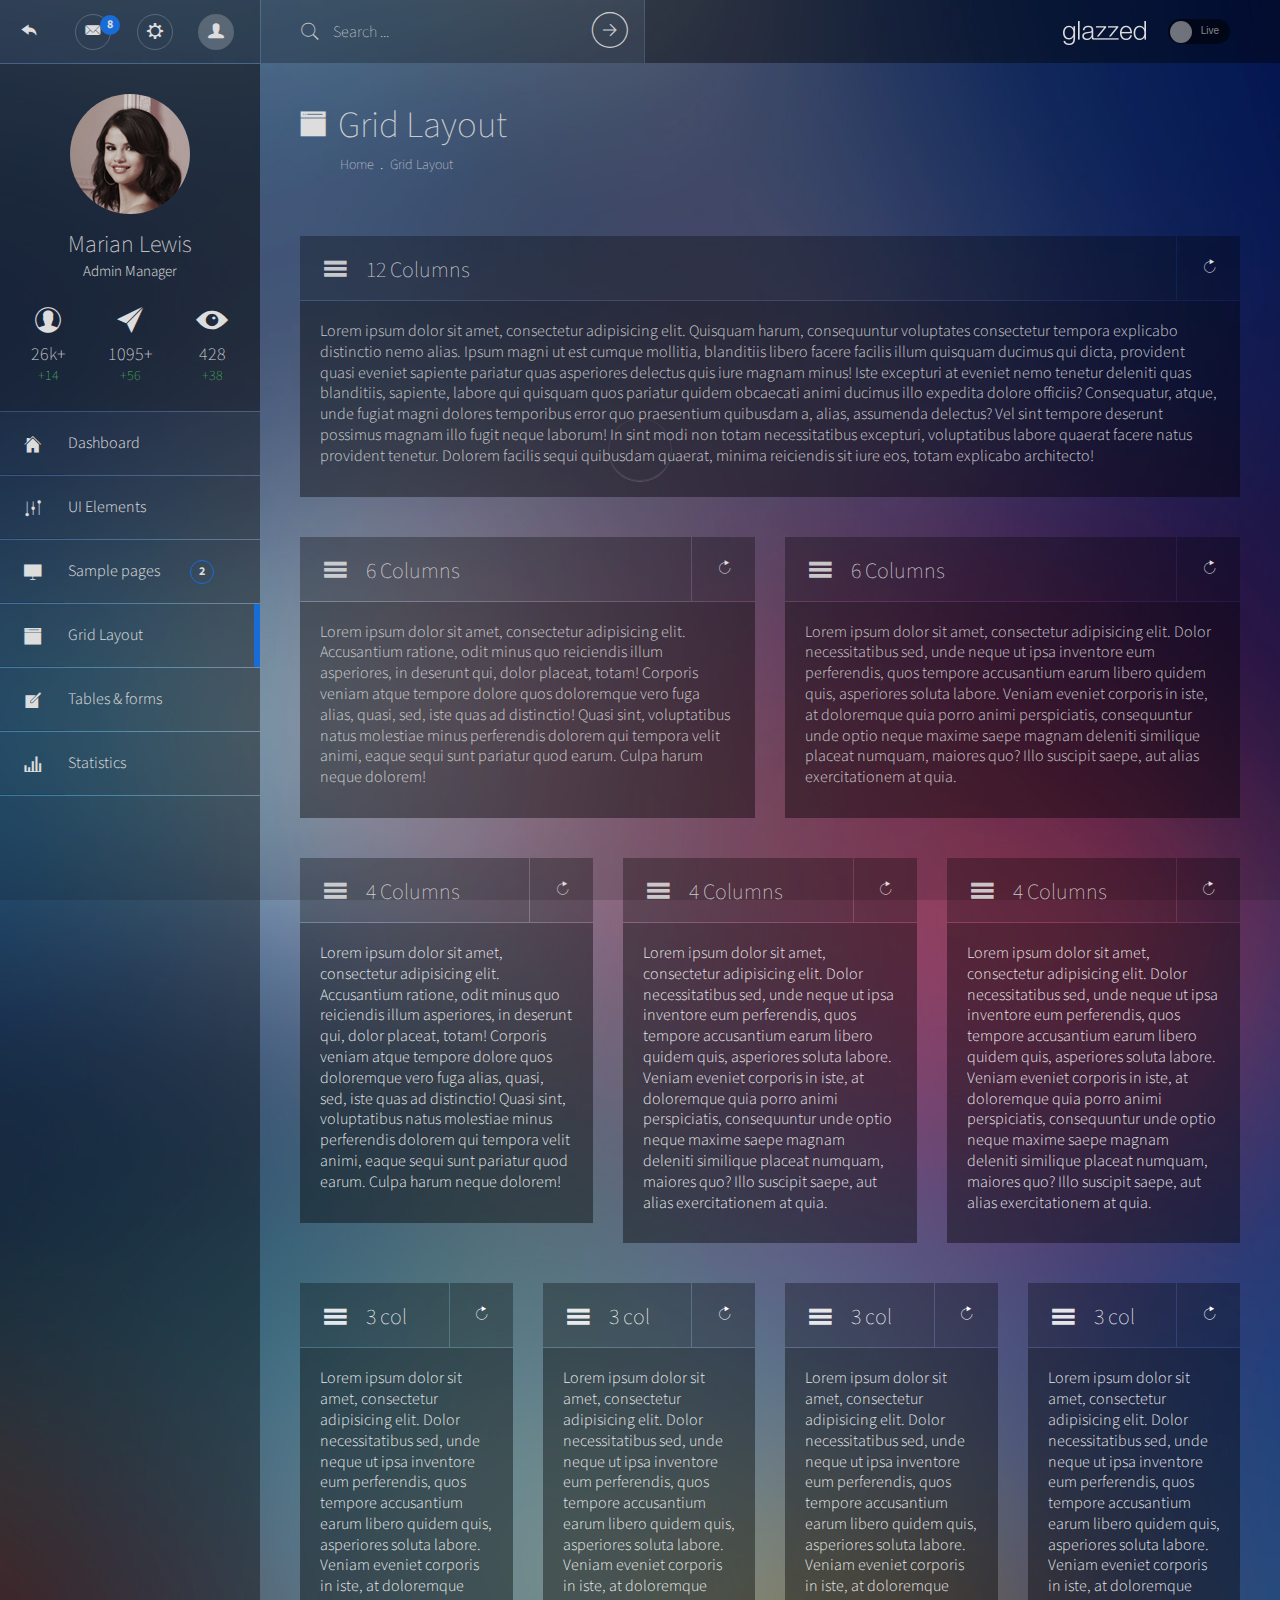
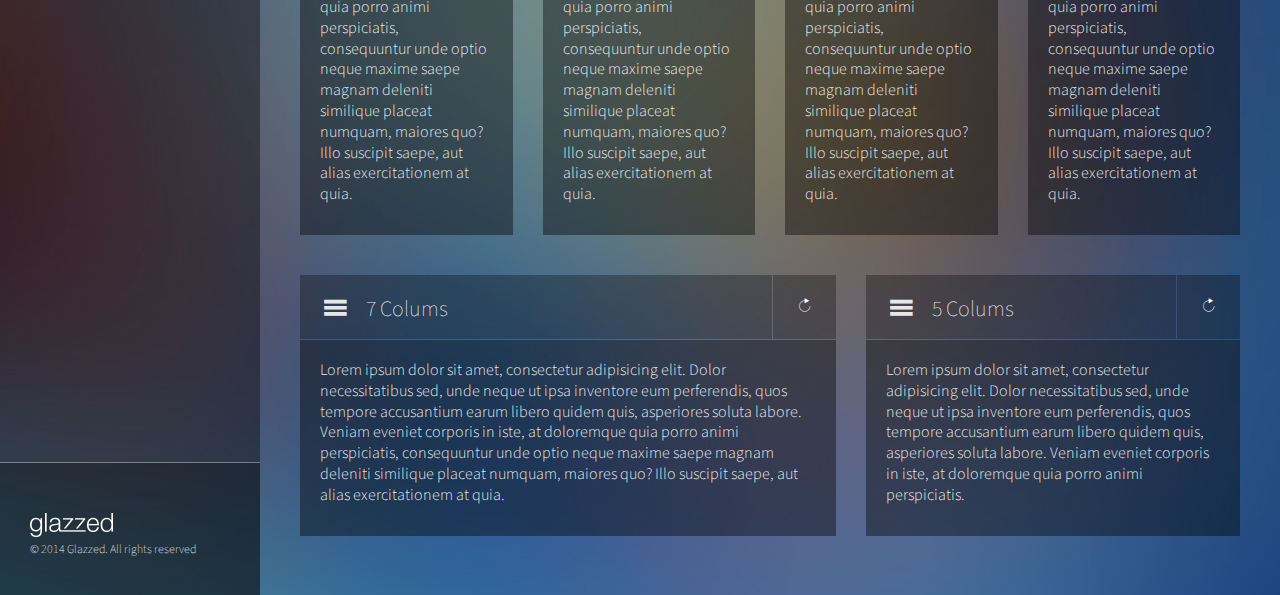
<file: resources/template/grid.html>
<!DOCTYPE html>
<html lang="en">
<head>
	<meta charset="UTF-8">
	<meta name="viewport" content="width=device-width, initial-scale=1.0">
	<title>Glazzed Admin Theme :: Grid Layout</title>
	
	<link rel="icon" sizes="192x192" href="img/touch-icon.png" /> 
	<link rel="apple-touch-icon" href="img/touch-icon-iphone.png" /> 
	<link rel="apple-touch-icon" sizes="76x76" href="img/touch-icon-ipad.png" /> 
	<link rel="apple-touch-icon" sizes="120x120" href="img/touch-icon-iphone-retina.png" />
	<link rel="apple-touch-icon" sizes="152x152" href="img/touch-icon-ipad-retina.png" />
	
	<link rel="shortcut icon" type="image/x-icon" href="img/favicon.ico" />

	<link rel="stylesheet" type="text/css" href="css/bootstrap.min.css">
	<link rel="stylesheet" type="text/css" href="css/main.min.css">
</head>
<body>
	<div id="loading">
		<div class="loader loader-light loader-large"></div>
	</div>
	<header class="top-bar">
		
		<ul class="profile"> 
			<li>
				<a href="#" class="btn-circle no-circle">
					<i class="pe-7f-back"></i>
				</a>
			</li>
			<li>
				<a href="#" onclick="return false;" class="btn-circle btn-sm">
					<i class="pe-7f-mail"></i>
					<span class="badge badge--blue">8</span>
				</a>
			</li>
			<li>
				<a href="#" onclick="return false;" class="btn-circle btn-sm">
					<i class="pe-7g-sets"></i>
				</a>
			</li>
			<li>
				<a href="#" onclick="return false;" class="btn-circle btn-sm active">
					<i class="pe-7g-user"></i>
				</a>
			</li>
			<li class="mobile-nav">
				<a href="#" onclick="return false;" class="btn-circle btn-sm">
					<i class="pe-7f-menu"></i>
				</a>
			</li>
		</ul>

		<div class="main-search">
			<input type="text" placeholder="Search ..." id="msearch">
			<label for="msearch">
				<i class="pe-7s-search"></i>
			</label>
			<button>
				<i class="pe-7g-arrow-circled pe-rotate-90"></i>
			</button>
		</div>
		
		<div class="main-brand">
			<div class="main-brand__container">
				<div class="main-logo"><img src="img/logo.png"></div>
				<input type="checkbox" id="s-logo" class="sw" />
				<label class="swtc swtc--dark swtc--header" for="s-logo"></label> 
			</div>
		</div>
		
	</header> <!-- /top-bar -->


	<div class="wrapper">

		<aside class="sidebar">
			
			<div class="user-info">
					<figure class="rounded-image profile__img">
						<img class="media-object" src="img/profile.jpg" alt="user">
					</figure>
					<h2 class="user-info__name">Marian Lewis</h2>
					<h3 class="user-info__role">Admin Manager</h3>
					<ul class="user-info__numbers">
						<li>
							<i class="pe-7f-user"></i>
							<p>26k+</p>
							<p>+14</p>
						</li>
						<li>
							<i class="pe-7f-paper-plane"></i>
							<p>1095+</p>
							<p>+56</p>
						</li>
						<li>
							<i class="pe-7g-watch"></i>
							<p>428</p>
							<p>+38</p>
						</li>
					</ul>
				</div> <!-- /user-info -->

				<ul class="main-nav">
					<li>
						<a class="main-nav__link" href="index.html">
							<span class="main-nav__icon"><i class="pe-7f-home"></i></span>
							Dashboard
						</a>
					</li>
					<li>
						<a class="main-nav__link" href="ui.html">
							<span class="main-nav__icon"><i class="pe-7f-edit"></i></span>
							UI Elements
						</a>
					</li>
					<li class="main-nav--collapsible">
						<a class="main-nav__link" href="#" onclick="return false;">
							<span class="main-nav__icon"><i class="pe-7f-monitor"></i></span>
							Sample pages <span class="badge badge--line badge--blue">2</span>
						</a>
						<ul class="main-nav__submenu">
							<li><a href="404.html"><span>Error 404</span></a></li>
							<li><a href="login.html"><span>Login</span></a></li>
						</ul>
					</li>
					<li class="main-nav--active">
						<a class="main-nav__link" href="#">
							<span class="main-nav__icon"><i class="pe-7f-browser"></i></span>
							Grid Layout 
						</a>
					</li>
					<li>
						<a class="main-nav__link" href="tables.html">
							<span class="main-nav__icon"><i class="pe-7f-note"></i></span>
							Tables &amp; forms
						</a>
					</li>
					<li>
						<a class="main-nav__link" href="stats.html">
							<span class="main-nav__icon"><i class="pe-7f-graph3"></i></span>
							Statistics
						</a>
					</li>
				</ul> <!-- /main-nav -->
			
		</aside> <!-- /sidebar -->
		
		<section class="content">
			<header class="main-header">
				<div class="main-header__nav">
					<h1 class="main-header__title">
						<i class="pe-7f-browser"></i>
						<span>Grid Layout</span>
					</h1>
					<ul class="main-header__breadcrumb">
						<li><a href="#" onclick="return false;">Home</a></li>
						<li class="active"><a href="#" onclick="return false;">Grid Layout</a></li>
					</ul>
				</div>
				
			</header> <!-- /main-header -->





				<div class="row">
					
					<div class="col-md-12">
						<article class="widget">
							<header class="widget__header one-btn">
								<div class="widget__title">
									<i class="pe-7f-menu pe-rotate-90"></i><h3>12 Columns</h3>
								</div>
								<div class="widget__config">
									<a href="#"><i class="pe-7f-refresh"></i></a>
								</div>
							</header>
							
							<div class="widget__content widget__grid filled pad20">
								<p>Lorem ipsum dolor sit amet, consectetur adipisicing elit. Quisquam harum, consequuntur voluptates consectetur tempora explicabo distinctio nemo alias. Ipsum magni ut est cumque mollitia, blanditiis libero facere facilis illum quisquam ducimus qui dicta, provident quasi eveniet sapiente pariatur quas asperiores delectus quis iure magnam minus! Iste excepturi at eveniet nemo tenetur deleniti quas blanditiis, sapiente, labore qui quisquam quos pariatur quidem obcaecati animi ducimus illo expedita dolore officiis? Consequatur, atque, unde fugiat magni dolores temporibus error quo praesentium quibusdam a, alias, assumenda delectus? Vel sint tempore deserunt possimus magnam illo fugit neque laborum! In sint modi non totam necessitatibus excepturi, voluptatibus labore quaerat facere natus provident tenetur. Dolorem facilis sequi quibusdam quaerat, minima reiciendis sit iure eos, totam explicabo architecto!</p>
							</div> <!-- /widget__content -->

						</article><!-- /widget -->
					</div>

				</div> <!-- /row -->


				<div class="row">
					
					<div class="col-md-6">
						<article class="widget">
							<header class="widget__header one-btn">
								<div class="widget__title">
									<i class="pe-7f-menu pe-rotate-90"></i><h3>6 Columns</h3>
								</div>
								<div class="widget__config">
									<a href="#"><i class="pe-7f-refresh"></i></a>
								</div>
							</header>
							
							<div class="widget__content widget__grid filled pad20">
								<p>Lorem ipsum dolor sit amet, consectetur adipisicing elit. Accusantium ratione, odit minus quo reiciendis illum asperiores, in deserunt qui, dolor placeat, totam! Corporis veniam atque tempore dolore quos doloremque vero fuga alias, quasi, sed, iste quas ad distinctio! Quasi sint, voluptatibus natus molestiae minus perferendis dolorem qui tempora velit animi, eaque sequi sunt pariatur quod earum. Culpa harum neque dolorem!</p>
							</div> <!-- /widget__content -->

						</article><!-- /widget -->
					</div>

					<div class="col-md-6">
						<article class="widget">
							<header class="widget__header one-btn">
								<div class="widget__title">
									<i class="pe-7f-menu pe-rotate-90"></i><h3>6 Columns</h3>
								</div>
								<div class="widget__config">
									<a href="#"><i class="pe-7f-refresh"></i></a>
								</div>
							</header>
							
							<div class="widget__content widget__grid filled pad20">
								<p>Lorem ipsum dolor sit amet, consectetur adipisicing elit. Dolor necessitatibus sed, unde neque ut ipsa inventore eum perferendis, quos tempore accusantium earum libero quidem quis, asperiores soluta labore. Veniam eveniet corporis in iste, at doloremque quia porro animi perspiciatis, consequuntur unde optio neque maxime saepe magnam deleniti similique placeat numquam, maiores quo? Illo suscipit saepe, aut alias exercitationem at quia.</p>
							</div> <!-- /widget__content -->

						</article><!-- /widget -->
					</div>

				</div> <!-- /row -->


				<div class="row">
					
					<div class="col-md-4">
						<article class="widget">
							<header class="widget__header one-btn">
								<div class="widget__title">
									<i class="pe-7f-menu pe-rotate-90"></i><h3>4 Columns</h3>
								</div>
								<div class="widget__config">
									<a href="#"><i class="pe-7f-refresh"></i></a>
								</div>
							</header>
							
							<div class="widget__content widget__grid filled pad20">
								<p>Lorem ipsum dolor sit amet, consectetur adipisicing elit. Accusantium ratione, odit minus quo reiciendis illum asperiores, in deserunt qui, dolor placeat, totam! Corporis veniam atque tempore dolore quos doloremque vero fuga alias, quasi, sed, iste quas ad distinctio! Quasi sint, voluptatibus natus molestiae minus perferendis dolorem qui tempora velit animi, eaque sequi sunt pariatur quod earum. Culpa harum neque dolorem!</p>
							</div> <!-- /widget__content -->

						</article><!-- /widget -->
					</div>

					<div class="col-md-4">
						<article class="widget">
							<header class="widget__header one-btn">
								<div class="widget__title">
									<i class="pe-7f-menu pe-rotate-90"></i><h3>4 Columns</h3>
								</div>
								<div class="widget__config">
									<a href="#"><i class="pe-7f-refresh"></i></a>
								</div>
							</header>
							
							<div class="widget__content widget__grid filled pad20">
								<p>Lorem ipsum dolor sit amet, consectetur adipisicing elit. Dolor necessitatibus sed, unde neque ut ipsa inventore eum perferendis, quos tempore accusantium earum libero quidem quis, asperiores soluta labore. Veniam eveniet corporis in iste, at doloremque quia porro animi perspiciatis, consequuntur unde optio neque maxime saepe magnam deleniti similique placeat numquam, maiores quo? Illo suscipit saepe, aut alias exercitationem at quia.</p>
							</div> <!-- /widget__content -->

						</article><!-- /widget -->
					</div>


					<div class="col-md-4">
						<article class="widget">
							<header class="widget__header one-btn">
								<div class="widget__title">
									<i class="pe-7f-menu pe-rotate-90"></i><h3>4 Columns</h3>
								</div>
								<div class="widget__config">
									<a href="#"><i class="pe-7f-refresh"></i></a>
								</div>
							</header>
							
							<div class="widget__content widget__grid filled pad20">
								<p>Lorem ipsum dolor sit amet, consectetur adipisicing elit. Dolor necessitatibus sed, unde neque ut ipsa inventore eum perferendis, quos tempore accusantium earum libero quidem quis, asperiores soluta labore. Veniam eveniet corporis in iste, at doloremque quia porro animi perspiciatis, consequuntur unde optio neque maxime saepe magnam deleniti similique placeat numquam, maiores quo? Illo suscipit saepe, aut alias exercitationem at quia.</p>
							</div> <!-- /widget__content -->

						</article><!-- /widget -->
					</div>

				</div> <!-- /row -->



				<div class="row">
					
					<div class="col-md-3">
						<article class="widget">
							<header class="widget__header one-btn">
								<div class="widget__title">
									<i class="pe-7f-menu pe-rotate-90"></i><h3>3 col</h3>
								</div>
								<div class="widget__config">
									<a href="#"><i class="pe-7f-refresh"></i></a>
								</div>
							</header>
							
							<div class="widget__content widget__grid filled pad20">
								<p>Lorem ipsum dolor sit amet, consectetur adipisicing elit. Dolor necessitatibus sed, unde neque ut ipsa inventore eum perferendis, quos tempore accusantium earum libero quidem quis, asperiores soluta labore. Veniam eveniet corporis in iste, at doloremque quia porro animi perspiciatis, consequuntur unde optio neque maxime saepe magnam deleniti similique placeat numquam, maiores quo? Illo suscipit saepe, aut alias exercitationem at quia.</p>
							</div> <!-- /widget__content -->

						</article><!-- /widget -->
					</div>

					<div class="col-md-3">
						<article class="widget">
							<header class="widget__header one-btn">
								<div class="widget__title">
									<i class="pe-7f-menu pe-rotate-90"></i><h3>3 col</h3>
								</div>
								<div class="widget__config">
									<a href="#"><i class="pe-7f-refresh"></i></a>
								</div>
							</header>
							
							<div class="widget__content widget__grid filled pad20">
								<p>Lorem ipsum dolor sit amet, consectetur adipisicing elit. Dolor necessitatibus sed, unde neque ut ipsa inventore eum perferendis, quos tempore accusantium earum libero quidem quis, asperiores soluta labore. Veniam eveniet corporis in iste, at doloremque quia porro animi perspiciatis, consequuntur unde optio neque maxime saepe magnam deleniti similique placeat numquam, maiores quo? Illo suscipit saepe, aut alias exercitationem at quia.</p>
							</div> <!-- /widget__content -->

						</article><!-- /widget -->
					</div>


					<div class="col-md-3">
						<article class="widget">
							<header class="widget__header one-btn">
								<div class="widget__title">
									<i class="pe-7f-menu pe-rotate-90"></i><h3>3 col</h3>
								</div>
								<div class="widget__config">
									<a href="#"><i class="pe-7f-refresh"></i></a>
								</div>
							</header>
							
							<div class="widget__content widget__grid filled pad20">
								<p>Lorem ipsum dolor sit amet, consectetur adipisicing elit. Dolor necessitatibus sed, unde neque ut ipsa inventore eum perferendis, quos tempore accusantium earum libero quidem quis, asperiores soluta labore. Veniam eveniet corporis in iste, at doloremque quia porro animi perspiciatis, consequuntur unde optio neque maxime saepe magnam deleniti similique placeat numquam, maiores quo? Illo suscipit saepe, aut alias exercitationem at quia.</p>
							</div> <!-- /widget__content -->

						</article><!-- /widget -->
					</div>

					<div class="col-md-3">
						<article class="widget">
							<header class="widget__header one-btn">
								<div class="widget__title">
									<i class="pe-7f-menu pe-rotate-90"></i><h3>3 col</h3>
								</div>
								<div class="widget__config">
									<a href="#"><i class="pe-7f-refresh"></i></a>
								</div>
							</header>
							
							<div class="widget__content widget__grid filled pad20">
								<p>Lorem ipsum dolor sit amet, consectetur adipisicing elit. Dolor necessitatibus sed, unde neque ut ipsa inventore eum perferendis, quos tempore accusantium earum libero quidem quis, asperiores soluta labore. Veniam eveniet corporis in iste, at doloremque quia porro animi perspiciatis, consequuntur unde optio neque maxime saepe magnam deleniti similique placeat numquam, maiores quo? Illo suscipit saepe, aut alias exercitationem at quia.</p>
							</div> <!-- /widget__content -->

						</article><!-- /widget -->
					</div>

				</div> <!-- /row -->

				<div class="row">
					<div class="col-md-7">
						<article class="widget">
							<header class="widget__header one-btn">
								<div class="widget__title">
									<i class="pe-7f-menu pe-rotate-90"></i><h3>7 Colums</h3>
								</div>
								<div class="widget__config">
									<a href="#"><i class="pe-7f-refresh"></i></a>
								</div>
							</header>
							
							<div class="widget__content widget__grid filled pad20">
								<p>Lorem ipsum dolor sit amet, consectetur adipisicing elit. Dolor necessitatibus sed, unde neque ut ipsa inventore eum perferendis, quos tempore accusantium earum libero quidem quis, asperiores soluta labore. Veniam eveniet corporis in iste, at doloremque quia porro animi perspiciatis, consequuntur unde optio neque maxime saepe magnam deleniti similique placeat numquam, maiores quo? Illo suscipit saepe, aut alias exercitationem at quia.</p>
							</div> <!-- /widget__content -->

						</article><!-- /widget -->

					</div> 

					<div class="col-md-5">
						<article class="widget">
							<header class="widget__header one-btn">
								<div class="widget__title">
									<i class="pe-7f-menu pe-rotate-90"></i><h3>5 Colums</h3>
								</div>
								<div class="widget__config">
									<a href="#"><i class="pe-7f-refresh"></i></a>
								</div>
							</header>
							
							<div class="widget__content widget__grid filled pad20">
								<p>Lorem ipsum dolor sit amet, consectetur adipisicing elit. Dolor necessitatibus sed, unde neque ut ipsa inventore eum perferendis, quos tempore accusantium earum libero quidem quis, asperiores soluta labore. Veniam eveniet corporis in iste, at doloremque quia porro animi perspiciatis.</p>
							</div> <!-- /widget__content -->

						</article><!-- /widget -->

					</div> 

				</div> <!-- /row -->



			<footer class="footer-brand">
				<img src="img/logo_trim.png">
				<p>© 2014 Glazzed. All rights reserved</p>
			</footer>


		</section> <!-- /content -->

	</div>


	
	<script type="text/javascript" src="js/main.js"></script>
	<script type="text/javascript" src="js/amcharts/amcharts.js"></script>
	<script type="text/javascript" src="js/amcharts/serial.js"></script>
	<script type="text/javascript" src="js/amcharts/pie.js"></script>
	<script type="text/javascript" src="js/chart.js"></script>
</body>
</html>
</file>
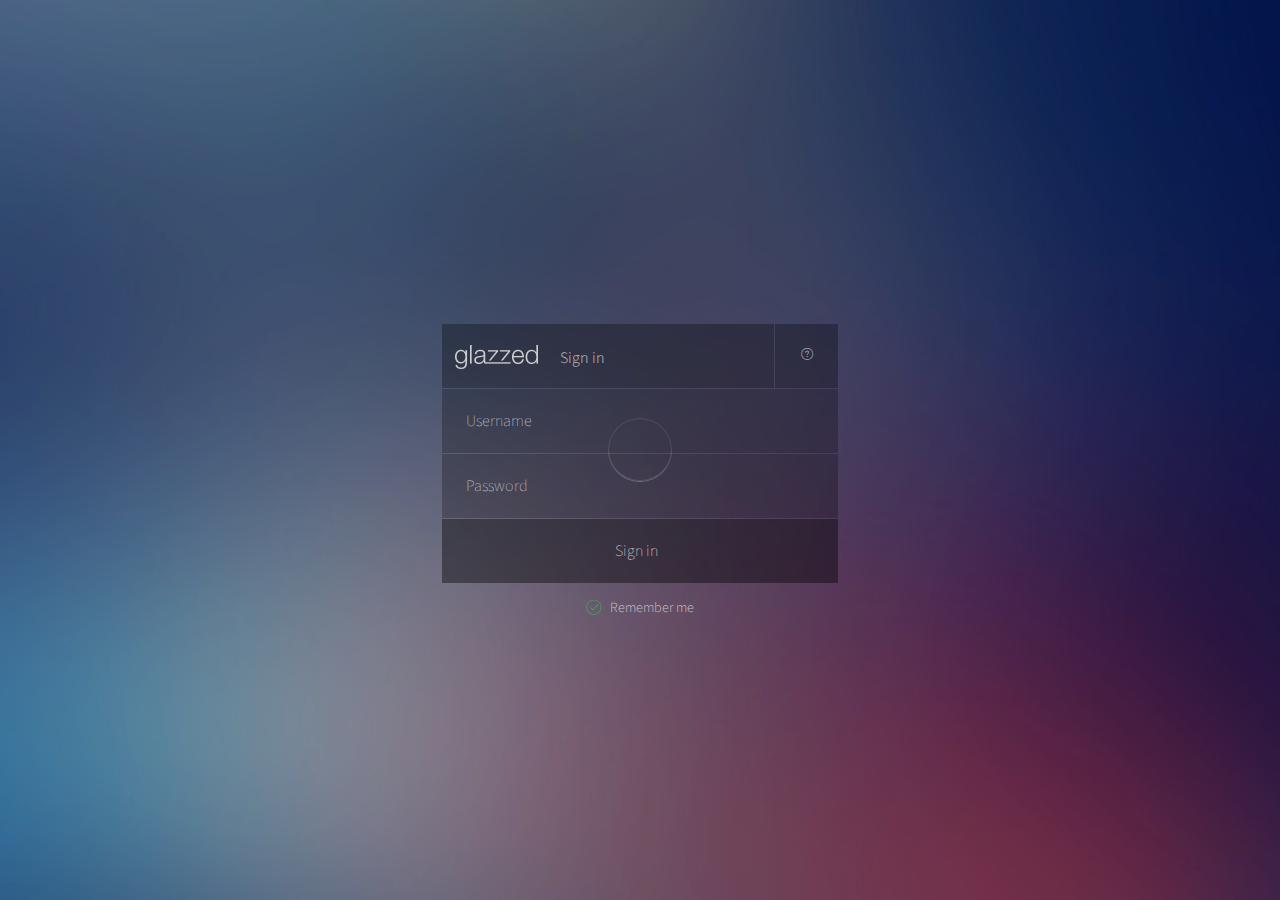
<file: resources/template/login.html>
<!DOCTYPE html>
<html lang="en">
<head>
	<meta charset="UTF-8">
	<meta name="viewport" content="width=device-width, initial-scale=1.0">
	<title>Glazzed Admin Theme :: Sign in</title>
	
	<link rel="icon" sizes="192x192" href="img/touch-icon.png" /> 
	<link rel="apple-touch-icon" href="img/touch-icon-iphone.png" /> 
	<link rel="apple-touch-icon" sizes="76x76" href="img/touch-icon-ipad.png" /> 
	<link rel="apple-touch-icon" sizes="120x120" href="img/touch-icon-iphone-retina.png" />
	<link rel="apple-touch-icon" sizes="152x152" href="img/touch-icon-ipad-retina.png" />
	
	<link rel="shortcut icon" type="image/x-icon" href="img/favicon.ico" />

	<link rel="stylesheet" type="text/css" href="css/bootstrap.min.css">
	<link rel="stylesheet" type="text/css" href="css/main.min.css">
</head>
<body>
	<div id="loading">
		<div class="loader loader-light loader-large"></div>
	</div>

	
				
				
					<div>
					
					<div class="col-md-4  col-md-offset-4">
						<article class="widget widget__login">
							<header class="widget__header one-btn">
								<div class="widget__title">
									<div class="main-logo"><img src="img/logo.png"></div> Sign in
								</div>
								<div class="widget__config">
									<a href="#" onclick="window.location.href = 'index.html'"><i class="pe-7s-help1"></i></a>
								</div>
							</header>

							<div class="widget__content">
								<input type="text" placeholder="Username">
								<input type="password" placeholder="Password">
								<button onclick="window.location.href = 'index.html'">Sign in</button>
							</div>
							<div class="login__remember text-center">
								<input type="checkbox" class="custom-checkbox" id="cc1" checked>
								<label for="cc1"></label>
								Remember me
							</div>
						</article><!-- /widget -->
					</div>
				</div>



	 
	<script type="text/javascript" src="js/main.js"></script>
	<script type="text/javascript" src="js/amcharts/amcharts.js"></script>
	<script type="text/javascript" src="js/amcharts/serial.js"></script>
	<script type="text/javascript" src="js/amcharts/pie.js"></script>
	<script type="text/javascript" src="js/chart.js"></script>
</body>
</html>
</file>
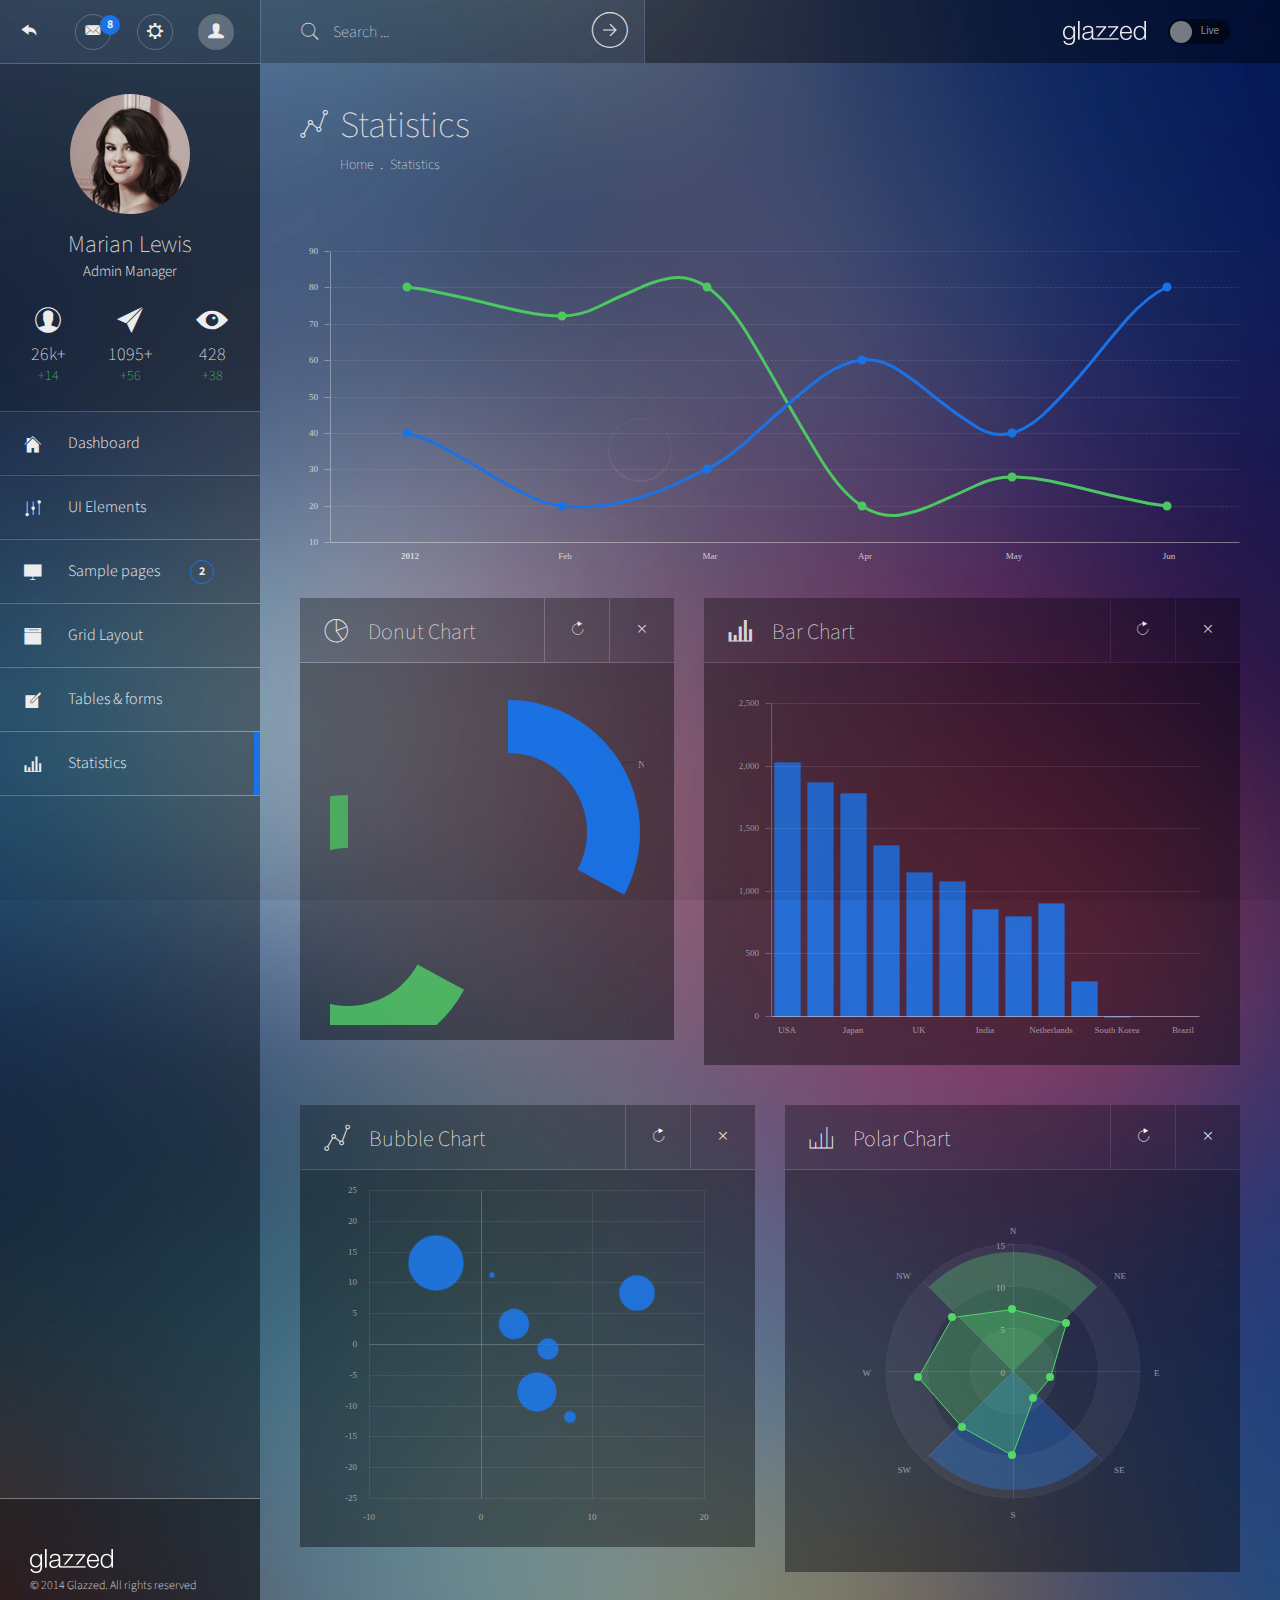
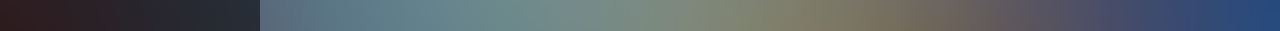
<file: resources/template/stats.html>
<!DOCTYPE html>
<html lang="en">
<head>
	<meta charset="UTF-8">
	<meta name="viewport" content="width=device-width, initial-scale=1.0">
	<title>Glazzed Admin Theme :: Statistics</title>
	
	<link rel="icon" sizes="192x192" href="img/touch-icon.png" /> 
	<link rel="apple-touch-icon" href="img/touch-icon-iphone.png" /> 
	<link rel="apple-touch-icon" sizes="76x76" href="img/touch-icon-ipad.png" /> 
	<link rel="apple-touch-icon" sizes="120x120" href="img/touch-icon-iphone-retina.png" />
	<link rel="apple-touch-icon" sizes="152x152" href="img/touch-icon-ipad-retina.png" />
	
	<link rel="shortcut icon" type="image/x-icon" href="img/favicon.ico" />

	<link rel="stylesheet" type="text/css" href="css/bootstrap.min.css">
	<link rel="stylesheet" type="text/css" href="css/main.min.css">
</head>
<body>
	<div id="loading">
		<div class="loader loader-light loader-large"></div>
	</div>
	<header class="top-bar">
		
		<ul class="profile"> 
			<li>
				<a href="#" class="btn-circle no-circle">
					<i class="pe-7f-back"></i>
				</a>
			</li>
			<li>
				<a href="#" onclick="return false;" class="btn-circle btn-sm">
					<i class="pe-7f-mail"></i>
					<span class="badge badge--blue">8</span>
				</a>
			</li>
			<li>
				<a href="#" onclick="return false;" class="btn-circle btn-sm">
					<i class="pe-7g-sets"></i>
				</a>
			</li>
			<li>
				<a href="#" onclick="return false;" class="btn-circle btn-sm active">
					<i class="pe-7g-user"></i>
				</a>
			</li>
			<li class="mobile-nav">
				<a href="#" onclick="return false;" class="btn-circle btn-sm">
					<i class="pe-7f-menu"></i>
				</a>
			</li>
		</ul>

		<div class="main-search">
			<input type="text" placeholder="Search ..." id="msearch">
			<label for="msearch">
				<i class="pe-7s-search"></i>
			</label>
			<button>
				<i class="pe-7g-arrow-circled pe-rotate-90"></i>
			</button>
		</div>
		
		<div class="main-brand">
			<div class="main-brand__container">
				<div class="main-logo"><img src="img/logo.png"></div>
				<input type="checkbox" id="s-logo" class="sw" />
				<label class="swtc swtc--dark swtc--header" for="s-logo"></label> 
			</div>
		</div>
		
	</header> <!-- /top-bar -->


	<div class="wrapper">

		<aside class="sidebar">
			
			<div class="user-info">
					<figure class="rounded-image profile__img">
						<img class="media-object" src="img/profile.jpg" alt="user">
					</figure>
					<h2 class="user-info__name">Marian Lewis</h2>
					<h3 class="user-info__role">Admin Manager</h3>
					<ul class="user-info__numbers">
						<li>
							<i class="pe-7f-user"></i>
							<p>26k+</p>
							<p>+14</p>
						</li>
						<li>
							<i class="pe-7f-paper-plane"></i>
							<p>1095+</p>
							<p>+56</p>
						</li>
						<li>
							<i class="pe-7g-watch"></i>
							<p>428</p>
							<p>+38</p>
						</li>
					</ul>
				</div> <!-- /user-info -->

				<ul class="main-nav">
					<li>
						<a class="main-nav__link" href="index.html">
							<span class="main-nav__icon"><i class="pe-7f-home"></i></span>
							Dashboard
						</a>
					</li>
					<li>
						<a class="main-nav__link" href="ui.html">
							<span class="main-nav__icon"><i class="pe-7f-edit"></i></span>
							UI Elements
						</a>
					</li>
					<li class="main-nav--collapsible">
						<a class="main-nav__link" href="#" onclick="return false;">
							<span class="main-nav__icon"><i class="pe-7f-monitor"></i></span>
							Sample pages <span class="badge badge--line badge--blue">2</span>
						</a>
						<ul class="main-nav__submenu">
							<li><a href="404.html"><span>Error 404</span></a></li>
							<li><a href="login.html"><span>Login</span></a></li>
						</ul>
					</li>
					<li>
						<a class="main-nav__link" href="grid.html">
							<span class="main-nav__icon"><i class="pe-7f-browser"></i></span>
							Grid Layout 
						</a>
					</li>
					<li>
						<a class="main-nav__link" href="tables.html">
							<span class="main-nav__icon"><i class="pe-7f-note"></i></span>
							Tables &amp; forms
						</a>
					</li>
					<li class="main-nav--active">
						<a class="main-nav__link" href="#">
							<span class="main-nav__icon"><i class="pe-7f-graph3"></i></span>
							Statistics
						</a>
					</li>
				</ul> <!-- /main-nav -->
			
		</aside> <!-- /sidebar -->
		
		<section class="content">
			<header class="main-header">
				<div class="main-header__nav">
					<h1 class="main-header__title">
						<i class="pe-7s-graph1"></i>
						<span>Statistics</span>
					</h1>
					<ul class="main-header__breadcrumb">
						<li><a href="#" onclick="return false;">Home</a></li>
						<li class="active"><a href="#" onclick="return false;">Statistics</a></li>
					</ul>
				</div>
				
			</header> <!-- /main-header -->



				<div class="row">
					<div class="col-md-12">
						<div id="chartdiv" style="width: 100%; height: 362px;"></div>
					</div>
				</div>




				<div class="row">
					
					<div class="col-md-5">
						<article class="widget">
							<header class="widget__header">
								<div class="widget__title">
									<i class="pe-7s-graph"></i><h3>Donut Chart</h3>
								</div>
								<div class="widget__config">
									<a href="#"><i class="pe-7f-refresh"></i></a>
									<a href="#"><i class="pe-7s-close"></i></a>
								</div>
							</header>
							
							<div class="widget__content filled widget-ui">
								
								<div class="row">
									<div class="col-md-12 text-center">
										<div id="chartdiv3" style="width: 100%; height: 362px;"></div>
									</div>
								</div>
								
								
							</div> <!-- /widget__content -->

						</article><!-- /widget -->
					</div>

					<div class="col-md-7">
						<article class="widget">
							<header class="widget__header">
								<div class="widget__title">
									<i class="pe-7f-graph3"></i><h3>Bar Chart</h3>
								</div>
								<div class="widget__config">
									<a href="#"><i class="pe-7f-refresh"></i></a>
									<a href="#"><i class="pe-7s-close"></i></a>
								</div>
							</header>

							<div class="widget__content filled pad20">
								
								<div class="row">
									<div class="col-md-12 text-center btn__showcase2">
										<div id="chartdiv2" style="width: 100%; height: 362px;"></div>
									</div>

								</div>

							</div>
						</article><!-- /widget -->
					</div>


				</div> <!-- /row -->


				<div class="row">
					
					<div class="col-md-6">
						<article class="widget">
							<header class="widget__header">
								<div class="widget__title">
									<i class="pe-7s-graph1"></i><h3>Bubble Chart</h3>
								</div>
								<div class="widget__config">
									<a href="#"><i class="pe-7f-refresh"></i></a>
									<a href="#"><i class="pe-7s-close"></i></a>
								</div>
							</header>
							
							<div class="widget__content filled widget-ui">
								
								<div class="row">
									<div class="col-md-12 text-center">
										<div id="chartdiv4" style="width: 100%; height: 362px;"></div>
									</div>
								</div>
								
								
							</div> <!-- /widget__content -->

						</article><!-- /widget -->
					</div>

					<div class="col-md-6">
						<article class="widget">
							<header class="widget__header">
								<div class="widget__title">
									<i class="pe-7s-graph3"></i><h3>Polar Chart</h3>
								</div>
								<div class="widget__config">
									<a href="#"><i class="pe-7f-refresh"></i></a>
									<a href="#"><i class="pe-7s-close"></i></a>
								</div>
							</header>

							<div class="widget__content filled pad20">
								
								<div class="row">
									<div class="col-md-12 text-center btn__showcase2">
										<div id="chartdiv5" style="width: 100%; height: 362px;"></div>
									</div>

								</div>

							</div>
						</article><!-- /widget -->
					</div>


				</div> <!-- /row -->

				


			<footer class="footer-brand">
				<img src="img/logo_trim.png">
				<p>© 2014 Glazzed. All rights reserved</p>
			</footer>


		</section> <!-- /content -->

	</div>


	
	<script type="text/javascript" src="js/main.js"></script>
	<script type="text/javascript" src="js/amcharts/amcharts.js"></script>
	<script type="text/javascript" src="js/amcharts/serial.js"></script>
	<script type="text/javascript" src="js/amcharts/pie.js"></script>
	<script type="text/javascript" src="js/amcharts/xy.js"></script>
	<script type="text/javascript" src="js/amcharts/radar.js"></script>
	<script type="text/javascript" src="js/charts.js"></script>
</body>
</html>
</file>
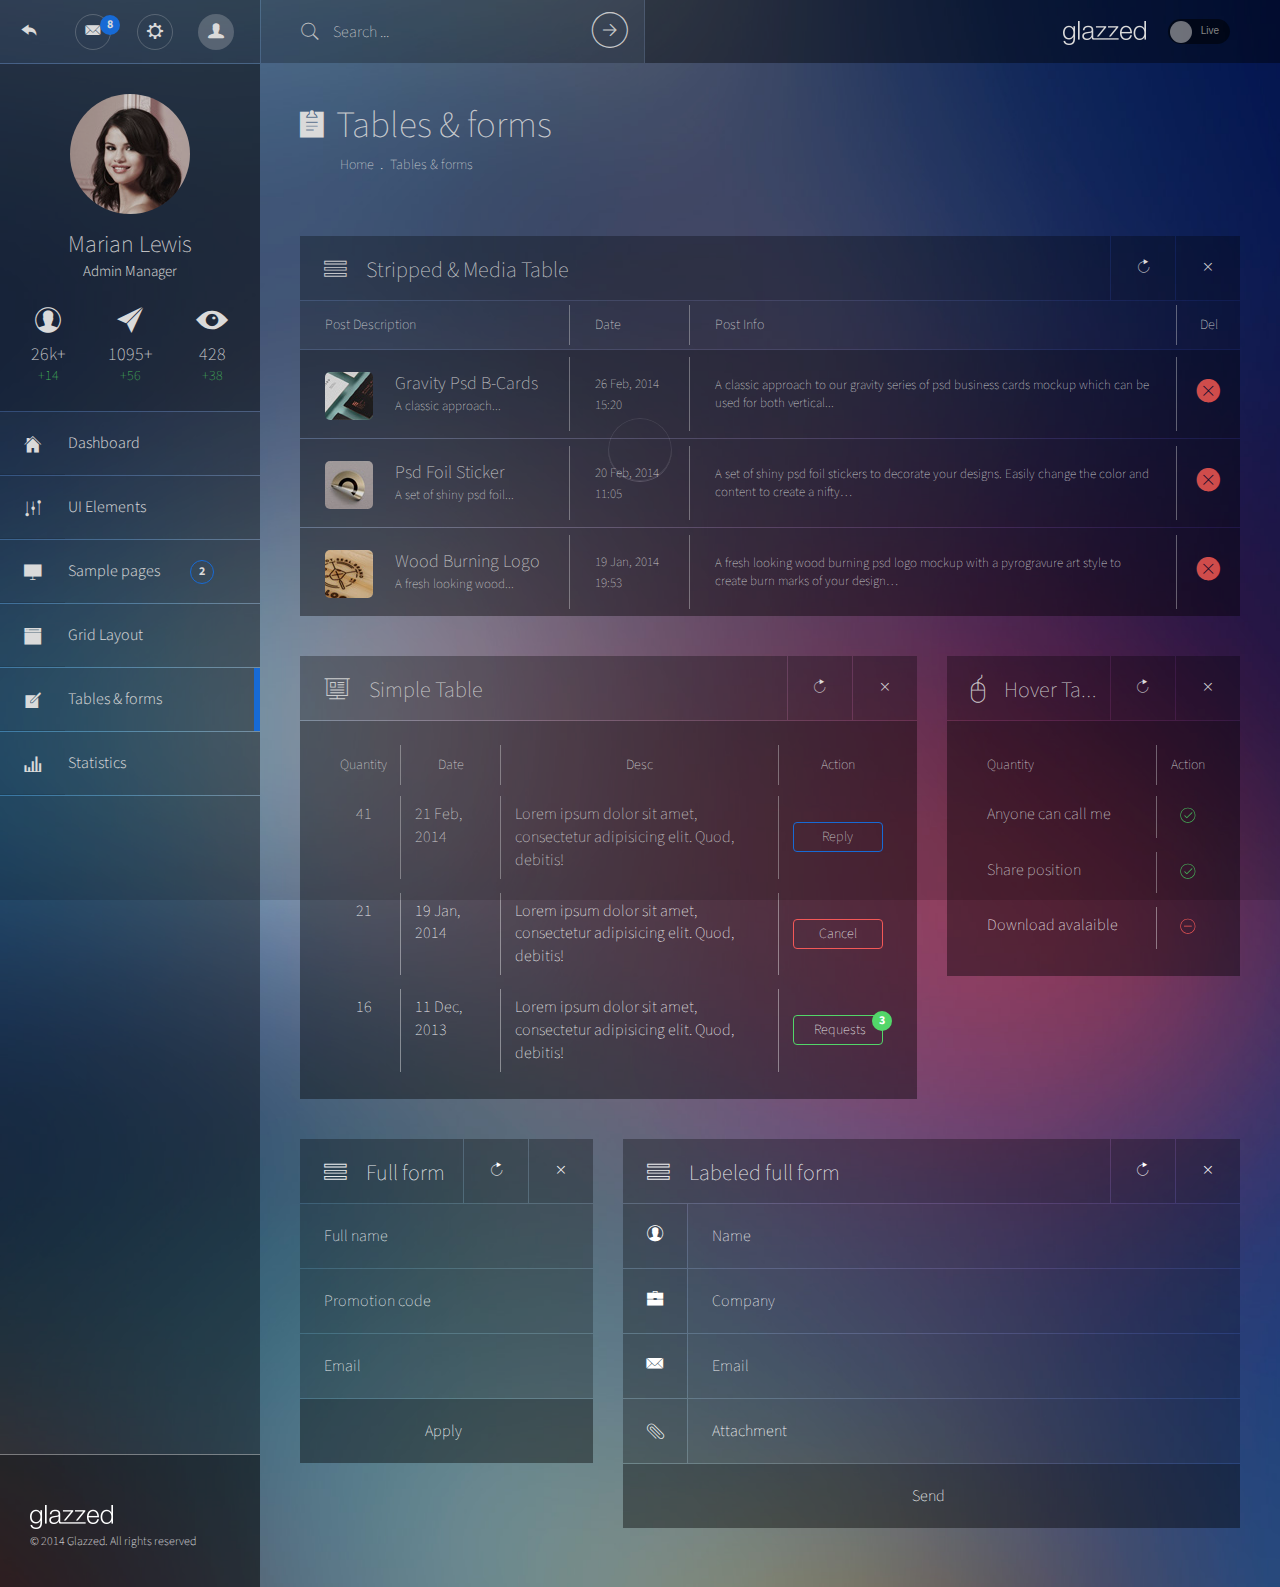
<file: resources/template/tables.html>
<!DOCTYPE html>
<html lang="en">
<head>
	<meta charset="UTF-8">
	<meta name="viewport" content="width=device-width, initial-scale=1.0">
	<title>Glazzed Admin Theme :: Statistics</title>
	
	<link rel="icon" sizes="192x192" href="img/touch-icon.png" /> 
	<link rel="apple-touch-icon" href="img/touch-icon-iphone.png" /> 
	<link rel="apple-touch-icon" sizes="76x76" href="img/touch-icon-ipad.png" /> 
	<link rel="apple-touch-icon" sizes="120x120" href="img/touch-icon-iphone-retina.png" />
	<link rel="apple-touch-icon" sizes="152x152" href="img/touch-icon-ipad-retina.png" />
	
	<link rel="shortcut icon" type="image/x-icon" href="img/favicon.ico" />

	<link rel="stylesheet" type="text/css" href="css/bootstrap.min.css">
	<link rel="stylesheet" type="text/css" href="css/main.min.css">
</head>
<body>
	<div id="loading">
		<div class="loader loader-light loader-large"></div>
	</div>
	<header class="top-bar">
		
		<ul class="profile"> 
			<li>
				<a href="#" class="btn-circle no-circle">
					<i class="pe-7f-back"></i>
				</a>
			</li>
			<li>
				<a href="#" onclick="return false;" class="btn-circle btn-sm">
					<i class="pe-7f-mail"></i>
					<span class="badge badge--blue">8</span>
				</a>
			</li>
			<li>
				<a href="#" onclick="return false;" class="btn-circle btn-sm">
					<i class="pe-7g-sets"></i>
				</a>
			</li>
			<li>
				<a href="#" onclick="return false;" class="btn-circle btn-sm active">
					<i class="pe-7g-user"></i>
				</a>
			</li>
			<li class="mobile-nav">
				<a href="#" onclick="return false;" class="btn-circle btn-sm">
					<i class="pe-7f-menu"></i>
				</a>
			</li>
		</ul>

		<div class="main-search">
			<input type="text" placeholder="Search ..." id="msearch">
			<label for="msearch">
				<i class="pe-7s-search"></i>
			</label>
			<button>
				<i class="pe-7g-arrow-circled pe-rotate-90"></i>
			</button>
		</div>
		
		<div class="main-brand">
			<div class="main-brand__container">
				<div class="main-logo"><img src="img/logo.png"></div>
				<input type="checkbox" id="s-logo" class="sw" />
				<label class="swtc swtc--dark swtc--header" for="s-logo"></label> 
			</div>
		</div>
		
	</header> <!-- /top-bar -->


	<div class="wrapper">

		<aside class="sidebar">
			
			<div class="user-info">
					<figure class="rounded-image profile__img">
						<img class="media-object" src="img/profile.jpg" alt="user">
					</figure>
					<h2 class="user-info__name">Marian Lewis</h2>
					<h3 class="user-info__role">Admin Manager</h3>
					<ul class="user-info__numbers">
						<li>
							<i class="pe-7f-user"></i>
							<p>26k+</p>
							<p>+14</p>
						</li>
						<li>
							<i class="pe-7f-paper-plane"></i>
							<p>1095+</p>
							<p>+56</p>
						</li>
						<li>
							<i class="pe-7g-watch"></i>
							<p>428</p>
							<p>+38</p>
						</li>
					</ul>
				</div> <!-- /user-info -->

				<ul class="main-nav">
					<li>
						<a class="main-nav__link" href="index.html">
							<span class="main-nav__icon"><i class="pe-7f-home"></i></span>
							Dashboard
						</a>
					</li>
					<li>
						<a class="main-nav__link" href="ui.html">
							<span class="main-nav__icon"><i class="pe-7f-edit"></i></span>
							UI Elements
						</a>
					</li>
					<li class="main-nav--collapsible">
						<a class="main-nav__link" href="#" onclick="return false;">
							<span class="main-nav__icon"><i class="pe-7f-monitor"></i></span>
							Sample pages <span class="badge badge--line badge--blue">2</span>
						</a>
						<ul class="main-nav__submenu">
							<li><a href="404.html"><span>Error 404</span></a></li>
							<li><a href="login.html"><span>Login</span></a></li>
						</ul>
					</li>
					<li>
						<a class="main-nav__link" href="grid.html">
							<span class="main-nav__icon"><i class="pe-7f-browser"></i></span>
							Grid Layout 
						</a>
					</li>
					<li class="main-nav--active">
						<a class="main-nav__link" href="tables.html">
							<span class="main-nav__icon"><i class="pe-7f-note"></i></span>
							Tables &amp; forms
						</a>
					</li>
					<li>
						<a class="main-nav__link" href="stats.html">
							<span class="main-nav__icon"><i class="pe-7f-graph3"></i></span>
							Statistics
						</a>
					</li>
				</ul> <!-- /main-nav -->
			
		</aside> <!-- /sidebar -->
		
		<section class="content">
			<header class="main-header">
				<div class="main-header__nav">
					<h1 class="main-header__title">
						<i class="pe-7f-note2"></i>
						<span>Tables &amp; forms</span>
					</h1>
					<ul class="main-header__breadcrumb">
						<li><a href="#" onclick="return false;">Home</a></li>
						<li class="active"><a href="#" onclick="return false;">Tables &amp; forms</a></li>
					</ul>
				</div>
				
			</header> <!-- /main-header -->


				<div class="row">
					
					<div class="col-md-12">
						<article class="widget">
							<header class="widget__header">
								<div class="widget__title">
									<i class="pe-7s-menu"></i><h3>Stripped &amp; Media Table</h3>
								</div>
								<div class="widget__config">
									<a href="#"><i class="pe-7f-refresh"></i></a>
									<a href="#"><i class="pe-7s-close"></i></a>
								</div>
							</header>
							
							<div class="widget__content table-responsive">
								
								<table class="table table-striped media-table">
							  	<thead>
							  		<tr>
							  			<th width="270">Post Description</th>
							  			<th width="120">Date</th>
							  			<th>Post Info</th>
							  			<th>Del</th>
							  		</tr>
							  	</thead>
							  	<tbody>

							  	
							  		<tr class="spacer"></tr>
							  		<tr>
							  			<td>
							  				<div class="media">
													<figure class="pull-left post__img">
														<img class="media-object" src="img/post1.jpg" alt="user">
													</figure>
													<div class="media-body post_desc">
														<h3>Gravity Psd B-Cards</h3>
														<p>A classic approach...</p>
													</div>
												</div>
							  			</td>
							  			<td>
							  				<p class="post__date">26 Feb, 2014 <br>15:20</p>
							  			</td>
							  			<td>
							  				<p class="post__info">A classic approach to our gravity series of psd business cards mockup which can be used for both vertical...</p>
							  			</td>
							  			<td>
							  				<a href="#" onclick="return false;" class="post__del"><i class="pe-7f-close"></i></a>
							  			</td>
							  		</tr>

							  		<tr class="spacer"></tr>
							  		<tr>
							  			<td>
							  				<div class="media">
													<figure class="pull-left post__img">
														<img class="media-object" src="img/post2.jpg" alt="user">
													</figure>
													<div class="media-body post_desc">
														<h3>Psd Foil Sticker</h3>
														<p>A set of shiny psd foil...</p>
													</div>
												</div>
							  			</td>
							  			<td>
							  				<p class="post__date">20 Feb, 2014 <br>11:05</p>
							  			</td>
							  			<td>
							  				<p class="post__info">A set of shiny psd foil stickers to decorate your designs. Easily change the color and content to create a nifty…</p>
							  			</td>
							  			<td>
							  				<a href="#" onclick="return false;" class="post__del"><i class="pe-7f-close"></i></a>
							  			</td>
							  		</tr>

							  		<tr class="spacer"></tr>
							  		<tr>
							  			<td>
							  				<div class="media">
													<figure class="pull-left post__img">
														<img class="media-object" src="img/post3.jpg" alt="user">
													</figure>
													<div class="media-body post_desc">
														<h3>Wood Burning Logo</h3>
														<p>A fresh looking wood...</p>
													</div>
												</div>
							  			</td>
							  			<td>
							  				<p class="post__date">19 Jan, 2014 <br>19:53</p>
							  			</td>
							  			<td>
							  				<p class="post__info">A fresh looking wood burning psd logo mockup with a pyrogravure art style to create burn marks of your design…</p>
							  			</td>
							  			<td>
							  				<a href="#" onclick="return false;" class="post__del"><i class="pe-7f-close"></i></a>
							  			</td>
							  		</tr>

							  	</tbody>
								</table>
								

								
							</div> <!-- /widget__content -->

						</article><!-- /widget -->
					</div>


				</div> <!-- /row -->


				<div class="row">
					
					<div class="col-md-8">
						<article class="widget">
							<header class="widget__header">
								<div class="widget__title">
									<i class="pe-7s-display2"></i><h3>Simple Table</h3>
								</div>
								<div class="widget__config">
									<a href="#"><i class="pe-7f-refresh"></i></a>
									<a href="#"><i class="pe-7s-close"></i></a>
								</div>
							</header>
							
							<div class="widget__content filled table-responsive pad20">
								
										
								<table class="table  media-table">
							  	<thead>
							  		<tr>
							  			<th >Quantity</th>
							  			<th class="text-center" width="100">Date</th>
							  			<th class="text-center">Desc</th>
							  			<th class="text-center">Action</th>
							  		</tr>
							  	</thead>
							  	<tbody>

							  	
							  		
							  		<tr>
							  			<td class="text-center">
							  				41
							  			</td>
							  			<td>
							  				21 Feb, 2014
							  			</td>
							  			<td>
							  				Lorem ipsum dolor sit amet, consectetur adipisicing elit. Quod, debitis!
							  			</td>
							  			<td>
							  				<button class="btn blue fixed">Reply</button>
							  			</td>
							  		</tr>

							  		<tr>
							  			<td class="text-center">
							  				21
							  			</td>
							  			<td>
							  				19 Jan, 2014
							  			</td>
							  			<td>
							  				Lorem ipsum dolor sit amet, consectetur adipisicing elit. Quod, debitis!
							  			</td>
							  			<td>
							  				<button class="btn red fixed">Cancel</button>
							  			</td>
							  		</tr>

							  		<tr>
							  			<td class="text-center">
							  				16
							  			</td>
							  			<td>
							  				11 Dec, 2013
							  			</td>
							  			<td>
							  				Lorem ipsum dolor sit amet, consectetur adipisicing elit. Quod, debitis!
							  			</td>
							  			<td>
							  				<button class="btn green fixed">
							  					Requests
							  					<span class="badge badge--green">3</span>
							  				</button>
							  			</td>
							  		</tr>

							  	

							  	</tbody>
								</table>
								
								
							</div> <!-- /widget__content -->

						</article><!-- /widget -->
					</div>

					<div class="col-md-4">
						<article class="widget">
							<header class="widget__header">
								<div class="widget__title">
									<i class="pe-7s-mouse"></i><h3>Hover Table</h3>
								</div>
								<div class="widget__config">
									<a href="#"><i class="pe-7f-refresh"></i></a>
									<a href="#"><i class="pe-7s-close"></i></a>
								</div>
							</header>

							<div class="widget__content filled pad20">
								
								<div class="row">
									<div class="col-md-12 text-center btn__showcase2">
										
										<table class="table table-hover media-table">
									  	<thead>
									  		<tr>
									  			<th>Quantity</th>
									  			<th>Action</th>
									  		</tr>
									  	</thead>
									  	<tbody>

									  	
									  		
									  		<tr>
									  			<td class="text-left">
									  				Anyone can call me
									  			</td>
									  			<td>
									  				<input type="checkbox" class="custom-checkbox" id="cc0" checked>
														<label for="cc0"></label>
									  			</td>
									  		</tr>

									  		<tr>
									  			<td class="text-left">
									  				Share position
									  			</td>
									  			<td>
									  				<input type="checkbox" class="custom-checkbox" id="cc1" checked>
														<label for="cc1"></label>
									  			</td>
									  		</tr>

									  		<tr>
									  			<td class="text-left">
									  				Download avalaible
									  			</td>
									  			<td>
														<input type="checkbox" class="custom-checkbox" id="cc2">
														<label for="cc2"></label>
									  			</td>
									  		</tr>

									  	

									  	</tbody>
										</table>
										



									</div>

								</div>

							</div>
						</article><!-- /widget -->
					</div>


				</div> <!-- /row -->
			

				<div class="row">

					<div class="col-md-4">
						<article class="widget widget__form">
							<header class="widget__header">
								<div class="widget__title">
									<i class="pe-7s-menu"></i><h3>Full form</h3>
								</div>
								<div class="widget__config">
									<a href="#"><i class="pe-7f-refresh"></i></a>
									<a href="#"><i class="pe-7s-close"></i></a>
								</div>
							</header>

							<div class="widget__content">
								<input type="text" placeholder="Full name">
								<input type="text" placeholder="Promotion code">
								<input type="text" placeholder="Email">
								<button onclick="return false;">Apply</button>
						</div>
					</div>
					
					<div class="col-md-8">
						<article class="widget widget__form">
							<header class="widget__header">
								<div class="widget__title">
									<i class="pe-7s-menu"></i><h3>Labeled full form</h3>
								</div>
								<div class="widget__config">
									<a href="#"><i class="pe-7f-refresh"></i></a>
									<a href="#"><i class="pe-7s-close"></i></a>
								</div>
							</header>

							<div class="widget__content">
								<label for="input-1" class="stacked-label"><i class="pe-7f-user"></i></label><input type="text" class="stacked-input" id="input-1" placeholder="Name">
								<label for="input-2" class="stacked-label"><i class="pe-7f-portfolio"></i></label><input type="text" class="stacked-input" id="input-2" placeholder="Company">
								<label for="input-3" class="stacked-label"><i class="pe-7f-mail"></i></label><input type="text" class="stacked-input" id="input-3" placeholder="Email">
								<label class="full-label">
									<input type="file" id="file-att">
									<i class="pe-7f-paperclip"></i><span class="label">Attachment</span>
								</label><button onclick="return false;">Send</button>
						</div>
					</div>
					

				</div> <!-- /row -->


			<footer class="footer-brand">
				<img src="img/logo_trim.png">
				<p>© 2014 Glazzed. All rights reserved</p>
			</footer>


		</section> <!-- /content -->

	</div>


	
	<script type="text/javascript" src="js/main.js"></script>
	<script type="text/javascript" src="js/amcharts/amcharts.js"></script>
	<script type="text/javascript" src="js/amcharts/serial.js"></script>
	<script type="text/javascript" src="js/amcharts/pie.js"></script>
	<script type="text/javascript" src="js/amcharts/xy.js"></script>
	<script type="text/javascript" src="js/amcharts/radar.js"></script>
	<script type="text/javascript" src="js/charts.js"></script>
</body>
</html>
</file>
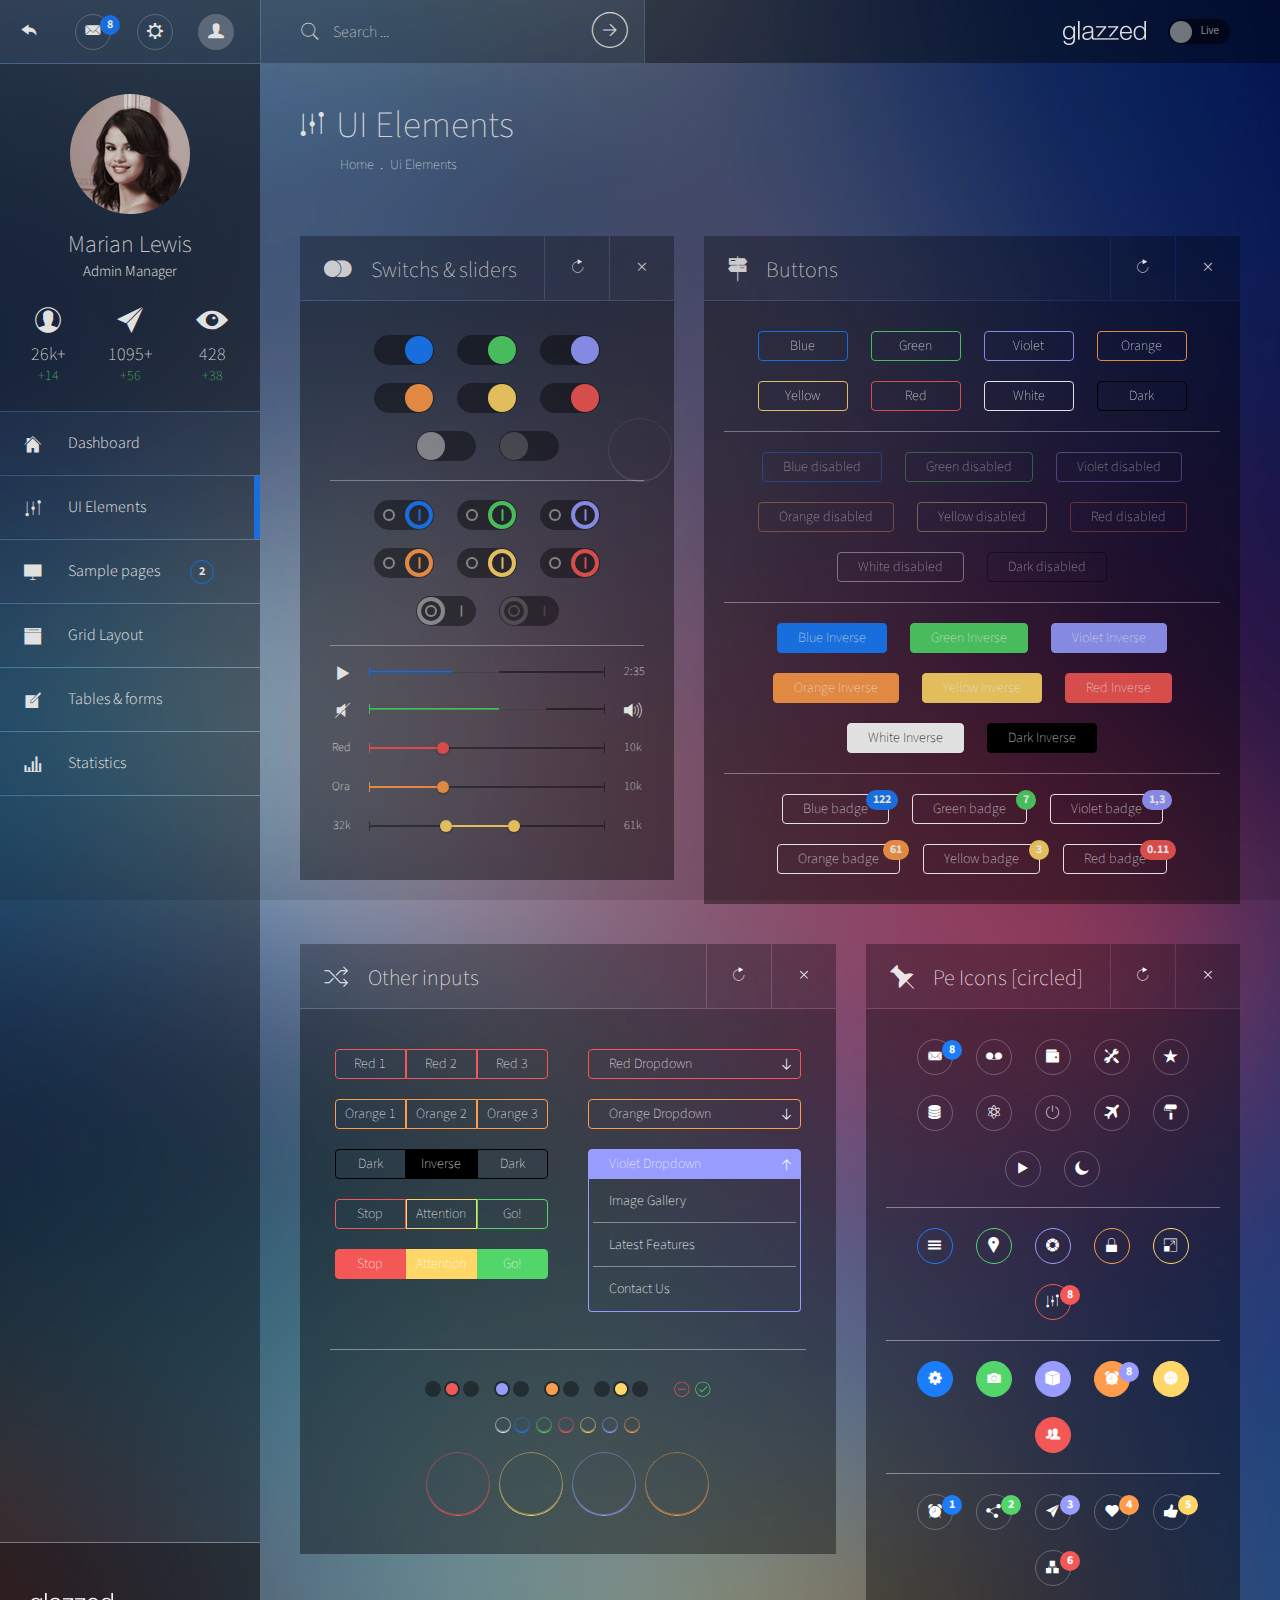
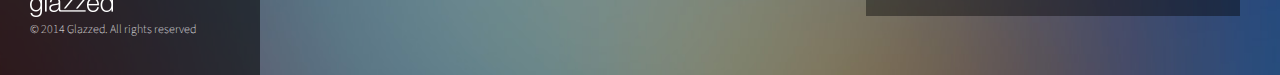
<file: resources/template/ui.html>
<!DOCTYPE html>
<html lang="en">
<head>
	<meta charset="UTF-8">
	<meta name="viewport" content="width=device-width, initial-scale=1.0">
	<title>Glazzed Admin Theme :: UI Elements</title>
	
	<link rel="icon" sizes="192x192" href="img/touch-icon.png" /> 
	<link rel="apple-touch-icon" href="img/touch-icon-iphone.png" /> 
	<link rel="apple-touch-icon" sizes="76x76" href="img/touch-icon-ipad.png" /> 
	<link rel="apple-touch-icon" sizes="120x120" href="img/touch-icon-iphone-retina.png" />
	<link rel="apple-touch-icon" sizes="152x152" href="img/touch-icon-ipad-retina.png" />
	
	<link rel="shortcut icon" type="image/x-icon" href="img/favicon.ico" />

	<link rel="stylesheet" type="text/css" href="css/bootstrap.min.css">
	<link rel="stylesheet" type="text/css" href="css/main.min.css">
</head>
<body>
	<div id="loading">
		<div class="loader loader-light loader-large"></div>
	</div>
	<header class="top-bar">
		
		<ul class="profile"> 
			<li>
				<a href="#" class="btn-circle no-circle">
					<i class="pe-7f-back"></i>
				</a>
			</li>
			<li>
				<a href="#" onclick="return false;" class="btn-circle btn-sm">
					<i class="pe-7f-mail"></i>
					<span class="badge badge--blue">8</span>
				</a>
			</li>
			<li>
				<a href="#" onclick="return false;" class="btn-circle btn-sm">
					<i class="pe-7g-sets"></i>
				</a>
			</li>
			<li>
				<a href="#" onclick="return false;" class="btn-circle btn-sm active">
					<i class="pe-7g-user"></i>
				</a>
			</li>
			<li class="mobile-nav">
				<a href="#" onclick="return false;" class="btn-circle btn-sm">
					<i class="pe-7f-menu"></i>
				</a>
			</li>
		</ul>

		<div class="main-search">
			<input type="text" placeholder="Search ..." id="msearch">
			<label for="msearch">
				<i class="pe-7s-search"></i>
			</label>
			<button>
				<i class="pe-7g-arrow-circled pe-rotate-90"></i>
			</button>
		</div>
		
		<div class="main-brand">
			<div class="main-brand__container">
				<div class="main-logo"><img src="img/logo.png"></div>
				<input type="checkbox" id="s-logo" class="sw" />
				<label class="swtc swtc--dark swtc--header" for="s-logo"></label> 
			</div>
		</div>
		
	</header> <!-- /top-bar -->


	<div class="wrapper">

		<aside class="sidebar">
			
			<div class="user-info">
					<figure class="rounded-image profile__img">
						<img class="media-object" src="img/profile.jpg" alt="user">
					</figure>
					<h2 class="user-info__name">Marian Lewis</h2>
					<h3 class="user-info__role">Admin Manager</h3>
					<ul class="user-info__numbers">
						<li>
							<i class="pe-7f-user"></i>
							<p>26k+</p>
							<p>+14</p>
						</li>
						<li>
							<i class="pe-7f-paper-plane"></i>
							<p>1095+</p>
							<p>+56</p>
						</li>
						<li>
							<i class="pe-7g-watch"></i>
							<p>428</p>
							<p>+38</p>
						</li>
					</ul>
				</div> <!-- /user-info -->

				<ul class="main-nav">
					<li>
						<a class="main-nav__link" href="index.html">
							<span class="main-nav__icon"><i class="pe-7f-home"></i></span>
							Dashboard
						</a>
					</li>
					<li class="main-nav--active">
						<a class="main-nav__link" href="#">
							<span class="main-nav__icon"><i class="pe-7f-edit"></i></span>
							UI Elements
						</a>
					</li>
					<li class="main-nav--collapsible">
						<a class="main-nav__link" href="#" onclick="return false;">
							<span class="main-nav__icon"><i class="pe-7f-monitor"></i></span>
							Sample pages <span class="badge badge--line badge--blue">2</span>
						</a>
						<ul class="main-nav__submenu">
							<li><a href="404.html"><span>Error 404</span></a></li>
							<li><a href="login.html"><span>Login</span></a></li>
						</ul>
					</li>
					<li>
						<a class="main-nav__link" href="grid.html">
							<span class="main-nav__icon"><i class="pe-7f-browser"></i></span>
							Grid Layout 
						</a>
					</li>
					<li>
						<a class="main-nav__link" href="tables.html">
							<span class="main-nav__icon"><i class="pe-7f-note"></i></span>
							Tables &amp; forms
						</a>
					</li>
					<li>
						<a class="main-nav__link" href="stats.html">
							<span class="main-nav__icon"><i class="pe-7f-graph3"></i></span>
							Statistics
						</a>
					</li>
				</ul> <!-- /main-nav -->
			
		</aside> <!-- /sidebar -->
		
		<section class="content">
			<header class="main-header">
				<div class="main-header__nav">
					<h1 class="main-header__title">
						<i class="pe-7f-edit"></i>
						<span>UI Elements</span>
					</h1>
					<ul class="main-header__breadcrumb">
						<li><a href="#" onclick="return false;">Home</a></li>
						<li class="active"><a href="#" onclick="return false;">Ui Elements</a></li>
					</ul>
				</div>
				
			</header> <!-- /main-header -->





				<div class="row">
					
					<div class="col-md-5">
						<article class="widget">
							<header class="widget__header">
								<div class="widget__title">
									<i class="pe-7f-switch"></i><h3>Switchs &amp; sliders</h3>
								</div>
								<div class="widget__config">
									<a href="#"><i class="pe-7f-refresh"></i></a>
									<a href="#"><i class="pe-7s-close"></i></a>
								</div>
							</header>
							
							<div class="widget__content filled widget-ui">
								
								<div class="row">
									<div class="col-md-12 text-center">
										<div class="switch-showcase">
											
											<input type="checkbox" id="s-1" class="sw" checked />
											<label class="switch blue" for="s-1"></label> 
											<input type="checkbox" id="s-2" class="sw" checked />
											<label class="switch" for="s-2"></label>
											<input type="checkbox" id="s-3" class="sw" checked />
											<label class="switch violet" for="s-3"></label> 
											<input type="checkbox" id="s-4" class="sw" checked />
											<label class="switch orange" for="s-4"></label> 
											<input type="checkbox" id="s-5" class="sw" checked />
											<label class="switch yellow" for="s-5"></label> 
											<input type="checkbox" id="s-6" class="sw" checked />
											<label class="switch red" for="s-6"></label> 
											<input type="checkbox" id="s-7" class="sw" />
											<label class="switch" for="s-7"></label> 
											<input type="checkbox" id="s-8" class="sw" disabled />
											<label class="switch" for="s-8"></label> 
											
											<hr>

											<input type="checkbox" id="s2-2" class="sw" checked />
											<label class="switch2 blue" for="s2-2"></label> 
											<input type="checkbox" id="s2-1" class="sw" checked />
											<label class="switch2 green" for="s2-1"></label> 
											<input type="checkbox" id="s2-3" class="sw" checked />
											<label class="switch2 violet" for="s2-3"></label> 
											<input type="checkbox" id="s2-4" class="sw" checked />
											<label class="switch2 orange" for="s2-4"></label> 
											<input type="checkbox" id="s2-5" class="sw" checked />
											<label class="switch2 yellow" for="s2-5"></label> 
											<input type="checkbox" id="s2-6" class="sw" checked />
											<label class="switch2 red" for="s2-6"></label> 
											<input type="checkbox" id="s2-7" class="sw" />
											<label class="switch2 green" for="s2-7"></label>
											<input type="checkbox" id="s2-8" class="sw" disabled />
											<label class="switch2 orange" for="s2-8"></label> 

											<hr>

											<div class="progress blue">
												<span class="num-min"><i class="pe-7f-play"></i></span>
											  <div class="progress-bar progress-bar-blue" style="width: 35%">
											  </div>
											  <div class="progress-bar progress-bar-buffered" style="width: 20%">
											  </div>
											  <span class="num-max">2:35</span>
											</div>

											<div class="progress green">
												<span class="num-min"><i class="pe-7f-mute"></i></span>
											  <div class="progress-bar progress-bar-green" style="width: 55%">
											  </div>
											  <div class="progress-bar progress-bar-buffered" style="width: 20%">
											  </div>
											  <span class="num-max"><i class="pe-7f-volume"></i></span>
											</div>

											<!-- <div class="slider"></div> -->
											<div class="slider range-min sl1 red active">
												<span class="num-min">Red</span>
												<span class="num-max">10k</span>
											</div>
											<div class="slider range-min sl2 orange active">
												<span class="num-min">Ora</span>
												<span class="num-max">10k</span>
											</div>
											<div class="slider range yellow">
												<span class="num-min">32k</span>
												<span class="num-max">61k</span>
											</div>
											
										</div>
									</div>
								</div>
								
								
							</div> <!-- /widget__content -->

						</article><!-- /widget -->
					</div>

					<div class="col-md-7">
						<article class="widget">
							<header class="widget__header">
								<div class="widget__title">
									<i class="pe-7f-way"></i><h3>Buttons</h3>
								</div>
								<div class="widget__config">
									<a href="#"><i class="pe-7f-refresh"></i></a>
									<a href="#"><i class="pe-7s-close"></i></a>
								</div>
							</header>

							<div class="widget__content filled pad20">
								
								<div class="row">
									<div class="col-md-12 text-center btn__showcase2">
										<button class="btn blue fixed">Blue</button>
										<button class="btn green fixed">Green</button>
										<button class="btn violet fixed">Violet</button>
										<button class="btn orange fixed">Orange</button>
										<button class="btn yellow fixed">Yellow</button>
										<button class="btn red fixed">Red</button>
										<button class="btn white fixed">White</button>
										<button class="btn dark fixed">Dark</button>
										<hr>
										<button class="btn blue" disabled>Blue disabled</button>
										<button class="btn green" disabled>Green disabled</button>
										<button class="btn violet" disabled>Violet disabled</button>
										<button class="btn orange" disabled>Orange disabled</button>
										<button class="btn yellow" disabled>Yellow disabled</button>
										<button class="btn red" disabled>Red disabled</button>
										<button class="btn white" disabled>White disabled</button>
										<button class="btn dark" disabled>Dark disabled</button>
										<hr>
										<button class="btn blue inverse">Blue Inverse</button>
										<button class="btn green inverse">Green Inverse</button>
										<button class="btn violet inverse">Violet Inverse</button>
										<button class="btn orange inverse">Orange Inverse</button>
										<button class="btn yellow inverse">Yellow Inverse</button>
										<button class="btn red inverse">Red Inverse</button>
										<button class="btn white inverse">White Inverse</button>
										<button class="btn dark inverse">Dark Inverse</button>
										<hr>
										<button class="btn white">
											Blue badge
											<span class="badge badge--blue">122</span>
										</button>
										<button class="btn white">
											Green badge
											<span class="badge badge--green">7</span>
										</button>
										<button class="btn white">
											Violet badge
											<span class="badge badge--violet">1,3</span>
										</button>
										<button class="btn white">
											Orange badge
											<span class="badge badge--orange">61</span>
										</button>
										<button class="btn white">
											Yellow badge
											<span class="badge badge--yellow">3</span>
										</button>
										<button class="btn white">
											Red badge
											<span class="badge badge--red">0.11</span>
										</button>
									</div>

								

								</div>

							</div>
						</article><!-- /widget -->
					</div>


				</div> <!-- /row -->

				<div class="row">
					
					<div class="col-md-7">
						<article class="widget">
							<header class="widget__header">
								<div class="widget__title">
									<i class="pe-7f-shuffle"></i><h3>Other inputs</h3>
								</div>
								<div class="widget__config">
									<a href="#"><i class="pe-7f-refresh"></i></a>
									<a href="#"><i class="pe-7s-close"></i></a>
								</div>
							</header>
							
							<div class="widget__content filled widget-ui">
								
								<div class="row">
									<div class="col-md-6 text-center btn-vars__showcase">
										<div class="btn-group block">
										  <a type="button" class="btn red">Red 1</a>
										  <a type="button" class="btn red">Red 2</a>
										  <a type="button" class="btn red">Red 3</a>
										</div>
										<div class="btn-group block">
										  <a type="button" class="btn orange">Orange 1</a>
										  <a type="button" class="btn orange">Orange 2</a>
										  <a type="button" class="btn orange">Orange 3</a>
										</div>

										<div class="btn-group block">
										  <a type="button" class="btn dark">Dark</a>
										  <a type="button" class="btn dark inverse">Inverse</a>
										  <a type="button" class="btn dark">Dark</a>
										</div>
										
										<div class="btn-group block">
										  <a type="button" class="btn red">Stop</a>
										  <a type="button" class="btn yellow">Attention</a>
										  <a type="button" class="btn green">Go!</a>
										</div>

										<div class="btn-group block">
										  <a type="button" class="btn inverse red">Stop</a>
										  <a type="button" class="btn inverse yellow">Attention</a>
										  <a type="button" class="btn inverse green">Go!</a>
										</div>
										
									</div>
									<div class="col-md-6 text-center btn-vars__showcase">
										<div class="dropdown">
										  <button class="btn btn-block red dropdown-toggle" type="button" id="dropdownMenu1" data-toggle="dropdown">
										    Red Dropdown 
										    <span class="caret">
										    	<i class="pe-7g-arrow2-down"></i>
										    </span>
										  </button>
										  <ul class="dropdown-menu" role="menu" aria-labelledby="dropdownMenu1">
										    <li role="presentation"><a role="menuitem" tabindex="-1" href="#">Image Gallery</a></li>
										    <li role="presentation"><a role="menuitem" tabindex="-1" href="#">Latest Features</a></li>
										    <li role="presentation"><a role="menuitem" tabindex="-1" href="#">Contact Us</a></li>
										  </ul>
										</div>
										<div class="dropdown">
										  <button class="btn btn-block orange dropdown-toggle" type="button" id="dropdownMenu1" data-toggle="dropdown">
										    Orange Dropdown 
										    <span class="caret">
										    	<i class="pe-7g-arrow2-down"></i>
										    </span>
										  </button>
										  <ul class="dropdown-menu" role="menu" aria-labelledby="dropdownMenu1">
										    <li role="presentation"><a role="menuitem" tabindex="-1" href="#">Image Gallery</a></li>
										    <li role="presentation"><a role="menuitem" tabindex="-1" href="#">Latest Features</a></li>
										    <li role="presentation"><a role="menuitem" tabindex="-1" href="#">Contact Us</a></li>
										  </ul>
										</div>
										<div class="dropdown open">
										  <button class="btn btn-block violet dropdown-toggle" type="button" id="dropdownMenu2" data-toggle="dropdown">
										    Violet Dropdown
										    <span class="caret">
										    	<i class="pe-7g-arrow2-down"></i>
										    </span>
										  </button>
										  <ul class="dropdown-menu" role="menu" aria-labelledby="dropdownMenu2">
										    <li role="presentation"><a role="menuitem" tabindex="-1" href="#">Image Gallery</a></li>
										    <li role="presentation"><a role="menuitem" tabindex="-1" href="#">Latest Features</a></li>
										    <li role="presentation"><a role="menuitem" tabindex="-1" href="#">Contact Us</a></li>
										  </ul>
										</div>
									</div>
								</div>
								<hr>
								<div class="row">
									<div class="col-md-12 text-center btn-vars__showcase">
											<input type="radio" class="custom-radio" name="c-radio" id="cr1">
											<label for="cr1" class="red"></label>
											<input type="radio" class="custom-radio" name="c-radio" id="cr2" checked>
											<label for="cr2" class="red"></label>
											<input type="radio" class="custom-radio" name="c-radio" id="cr3">
											<label for="cr3" class="red"></label>
&nbsp;&nbsp;&nbsp;
											<input type="radio" class="custom-radio" name="c-radio-2" id="cr4" checked>
											<label for="cr4" class="violet"></label>
											<input type="radio" class="custom-radio" name="c-radio-2" id="cr5">
											<label for="cr5" class="violet"></label>
&nbsp;&nbsp;&nbsp;
											<input type="radio" class="custom-radio" name="c-radio-4" id="cr9" checked>
											<label for="cr9" class="orange"></label>
											<input type="radio" class="custom-radio" name="c-radio-4" id="cr10">
											<label for="cr10" class="orange"></label>
&nbsp;&nbsp;&nbsp;
											<input type="radio" class="custom-radio" name="c-radio-3" id="cr6">
											<label for="cr6" class="red"></label>
											<input type="radio" class="custom-radio" name="c-radio-3" id="cr7" checked>
											<label for="cr7" class="yellow"></label>
											<input type="radio" class="custom-radio" name="c-radio-3" id="cr8">
											<label for="cr8" class="green"></label>
&nbsp;&nbsp;&nbsp;&nbsp;&nbsp;&nbsp;


											<input type="checkbox" class="custom-checkbox" id="cc1">
											<label for="cc1"></label>
											<input type="checkbox" class="custom-checkbox" id="cc2" checked>
											<label for="cc2"></label>
											
<br><br>
											<div class="loader loader-small"></div>
											<div class="loader  loader-blue loader-small"></div>&nbsp;
											<div class="loader  loader-green loader-small"></div>&nbsp;
											<div class="loader  loader-red loader-small"></div>&nbsp;
											<div class="loader  loader-yellow loader-small"></div>&nbsp;
											<div class="loader  loader-violet loader-small"></div>&nbsp;
											<div class="loader  loader-orange loader-small"></div>
<br><br>
											<div class="loader  loader-red loader-delayed  loader-large"></div>&nbsp;&nbsp;
											<div class="loader  loader-yellow loader-large"></div>&nbsp;&nbsp;
											<div class="loader  loader-violet loader-delayed loader-large"></div>&nbsp;&nbsp;
											<div class="loader  loader-orange loader-large"></div>
											
											<!-- <div class="loader  loader-green loader-xtralarge"></div> -->
									</div>
								</div>
								
								
								
							</div> <!-- /widget__content -->

						</article><!-- /widget -->
					</div>

					<div class="col-md-5">
						<article class="widget">
							<header class="widget__header">
								<div class="widget__title">
									<i class="pe-7f-pin"></i><h3>Pe Icons [circled]</h3>
								</div>
								<div class="widget__config">
									<a href="#"><i class="pe-7f-refresh"></i></a>
									<a href="#"><i class="pe-7s-close"></i></a>
								</div>
							</header>

							<div class="widget__content filled pad20">
								
								<div class="row">
									<div class="col-md-12 text-center btn__showcase">
										<a href="#" onclick="return false;" class="btn-circle btn-sm">
											<i class="pe-7f-mail"></i>
											<span class="badge badge--blue">8</span>
										</a>
										<a href="#" onclick="return false;" class="btn-circle btn-sm"><i class="pe-7f-voicemail"></i></a>
										<a href="#" onclick="return false;" class="btn-circle btn-sm"><i class="pe-7f-wallet"></i></a>
										<a href="#" onclick="return false;" class="btn-circle btn-sm"><i class="pe-7f-tools"></i></a>
										<a href="#" onclick="return false;" class="btn-circle btn-sm"><i class="pe-7f-star"></i></a>
										<a href="#" onclick="return false;" class="btn-circle btn-sm"><i class="pe-7f-server"></i></a>
										<a href="#" onclick="return false;" class="btn-circle btn-sm"><i class="pe-7f-science"></i></a>
										<a href="#" onclick="return false;" class="btn-circle btn-sm"><i class="pe-7f-power"></i></a>
										<a href="#" onclick="return false;" class="btn-circle btn-sm"><i class="pe-7f-plane"></i></a>
										<a href="#" onclick="return false;" class="btn-circle btn-sm"><i class="pe-7f-paint"></i></a>
										<a href="#" onclick="return false;" class="btn-circle btn-sm"><i class="pe-7f-play"></i></a>
										<a href="#" onclick="return false;" class="btn-circle btn-sm"><i class="pe-7f-moon"></i></a>
										
										<hr>

										<a href="#" onclick="return false;" class="btn-circle btn-sm blue">
											<i class="pe-7f-menu"></i>
										</a>
										<a href="#" onclick="return false;" class="btn-circle btn-sm green"><i class="pe-7f-map-marker"></i></a>
										<a href="#" onclick="return false;" class="btn-circle btn-sm violet"><i class="pe-7f-help2"></i></a>
										<a href="#" onclick="return false;" class="btn-circle btn-sm orange"><i class="pe-7f-lock"></i></a>
										<a href="#" onclick="return false;" class="btn-circle btn-sm yellow"><i class="pe-7f-expand"></i></a>
										<a href="#" onclick="return false;" class="btn-circle btn-sm red">
											<i class="pe-7f-edit"></i>
											<span class="badge badge--red">8</span>
										</a>
										
										<hr>

										<a href="#" onclick="return false;" class="btn-circle btn-sm inverse blue"><i class="pe-7f-config"></i></a>
										<a href="#" onclick="return false;" class="btn-circle btn-sm inverse green"><i class="pe-7f-camera"></i></a>
										<a href="#" onclick="return false;" class="btn-circle btn-sm inverse violet"><i class="pe-7f-box"></i></a>
										<a href="#" onclick="return false;" class="btn-circle btn-sm inverse orange">
											<i class="pe-7f-alarm"></i>
											<span class="badge badge--violet">8</span>
										</a>
										<a href="#" onclick="return false;" class="btn-circle btn-sm inverse yellow"><i class="pe-7f-ball"></i></a>
										<a href="#" onclick="return false;" class="btn-circle btn-sm inverse red"><i class="pe-7f-users"></i></a>

										<hr>

										<a href="#" onclick="return false;" class="btn-circle btn-sm">
											<i class="pe-7f-alarm"></i>
											<span class="badge badge--blue">1</span>
										</a>
										<a href="#" onclick="return false;" class="btn-circle btn-sm">
											<i class="pe-7f-share"></i>
											<span class="badge badge--green">2</span>
										</a>
										<a href="#" onclick="return false;" class="btn-circle btn-sm">
											<i class="pe-7f-paper-plane"></i>
											<span class="badge badge--violet">3</span>
										</a>
										<a href="#" onclick="return false;" class="btn-circle btn-sm">
											<i class="pe-7f-like"></i>
											<span class="badge badge--orange">4</span>
										</a>
										<a href="#" onclick="return false;" class="btn-circle btn-sm">
											<i class="pe-7f-like2"></i>
											<span class="badge badge--yellow">5</span>
										</a>
										<a href="#" onclick="return false;" class="btn-circle btn-sm">
											<i class="pe-7f-network"></i>
											<span class="badge badge--red">6</span>
										</a>

									</div>
								</div>

							</div>
						</article><!-- /widget -->
					</div>


				</div> <!-- /row -->


			<footer class="footer-brand">
				<img src="img/logo_trim.png">
				<p>© 2014 Glazzed. All rights reserved</p>
			</footer>


		</section> <!-- /content -->

	</div>


	
	<script type="text/javascript" src="js/main.js"></script>
	<script type="text/javascript" src="js/amcharts/amcharts.js"></script>
	<script type="text/javascript" src="js/amcharts/serial.js"></script>
	<script type="text/javascript" src="js/amcharts/pie.js"></script>
	<script type="text/javascript" src="js/chart.js"></script>
</body>
</html>
</file>
<file: resources/template/css/prism.css>
/* http://prismjs.com/download.html?themes=prism&languages=markup+css+clike+javascript&plugins=file-highlight */
/**
 * prism.js default theme for JavaScript, CSS and HTML
 * Based on dabblet (http://dabblet.com)
 * @author Lea Verou
 */

code[class*="language-"],
pre[class*="language-"] {
	font-size: 12px;
	/*color: black;*/
	color: rgb(248,248,242);
	/*text-shadow: 0 1px white;*/
	font-family: Consolas, Monaco, 'Andale Mono', monospace;
	direction: ltr;
	text-align: left;
	white-space: pre;
	word-spacing: normal;
	word-break: normal;
	line-height: 1.5;

	-moz-tab-size: 4;
	-o-tab-size: 4;
	tab-size: 4;

	-webkit-hyphens: none;
	-moz-hyphens: none;
	-ms-hyphens: none;
	hyphens: none;
}

pre[class*="language-"]::-moz-selection, pre[class*="language-"] ::-moz-selection,
code[class*="language-"]::-moz-selection, code[class*="language-"] ::-moz-selection {
	text-shadow: none;
	background: #b3d4fc;
}

pre[class*="language-"]::selection, pre[class*="language-"] ::selection,
code[class*="language-"]::selection, code[class*="language-"] ::selection {
	text-shadow: none;
	background: #b3d4fc;
}

@media print {
	code[class*="language-"],
	pre[class*="language-"] {
		text-shadow: none;
	}
}

/* Code blocks */
pre[class*="language-"] {
	padding: 1em;
	margin: .5em 0;
	overflow: auto;
}

:not(pre) > code[class*="language-"],
pre[class*="language-"] {
	/*background: #f5f2f0;*/
	background: transparent;
}

/* Inline code */
:not(pre) > code[class*="language-"] {
	padding: .1em;
	border-radius: .3em;
}

.token.comment,
.token.prolog,
.token.doctype,
.token.cdata {
	color: rgba(255,255,255,0.5);
}

.token.punctuation {
	color: rgb(248,248,242);
}

.namespace {
	opacity: .7;
}

.token.property,
.token.tag,
.token.boolean,
.token.number,
.token.constant,
.token.symbol,
.token.deleted {
	color: rgb(224,38,83);
}

.token.selector,
.token.attr-name,
.token.string,
.token.char,
.token.builtin,
.token.inserted {
	color: rgb(166,209,37);
}

.token.operator,
.token.entity,
.token.url,
.language-css .token.string,
.style .token.string {
	color: #a67f59;
	background: hsla(0, 0%, 100%, .5);
}

.token.atrule,
.token.attr-value,
.token.keyword {
	color: rgb(230,215,96);
}

.token.function {
	color: #DD4A68;
}

.token.regex,
.token.important,
.token.variable {
	color: #e90;
}

.token.important {
	font-weight: bold;
}

.token.entity {
	cursor: help;
}
</file>
<file: resources/template/css/main.min.css>
@import url(http://fonts.googleapis.com/css?family=Source+Sans+Pro:200,300,400,600);a,abbr,acronym,address,applet,article,aside,audio,b,big,blockquote,body,canvas,caption,center,cite,code,dd,del,details,dfn,div,dl,dt,em,embed,fieldset,figcaption,figure,footer,form,h1,h2,h3,h4,h5,h6,header,hgroup,html,i,iframe,img,ins,kbd,label,legend,li,mark,menu,nav,object,ol,output,p,pre,q,ruby,s,samp,section,small,span,strike,strong,sub,summary,sup,table,tbody,td,tfoot,th,thead,time,tr,tt,u,ul,var,video{margin:0;padding:0;border:0;font:inherit;vertical-align:baseline}article,aside,details,figcaption,figure,footer,header,hgroup,menu,nav,section{display:block}body{line-height:1}ol,ul{list-style:none}blockquote,q{quotes:none}blockquote:after,blockquote:before,q:after,q:before{content:'';content:none}table{border-collapse:collapse;border-spacing:0}input:active,input:focus{outline:0}@font-face{font-family:Pe-icon-7-filled;src:url(../fonts/Pe-icon-7-filled.eot?-uyfy85);src:url(../fonts/Pe-icon-7-filled.eot?#iefix-uyfy85) format("embedded-opentype"),url(../fonts/Pe-icon-7-filled.woff?-uyfy85) format("woff"),url(../fonts/Pe-icon-7-filled.ttf?-uyfy85) format("truetype"),url(../fonts/Pe-icon-7-filled.svg?-uyfy85#Pe-icon-7-filled) format("svg");font-weight:400;font-style:normal}[class*=" pe-7f-"],[class^=pe-7f-]{font-family:Pe-icon-7-filled;speak:none;font-style:normal;font-weight:400;font-variant:normal;text-transform:none;line-height:1;-webkit-font-smoothing:antialiased;-moz-osx-font-smoothing:grayscale}.pe-7f-cloud-upload:before{content:"\e605"}.pe-7f-angle-up:before{content:"\e601"}.pe-7f-cloud-download:before{content:"\e606"}.pe-7f-angle-right:before{content:"\e602"}.pe-7f-angle-left:before{content:"\e603"}.pe-7f-angle-down:before{content:"\e604"}.pe-7f-wallet:before{content:"\e680"}.pe-7f-volume2:before{content:"\e681"}.pe-7f-volume1:before{content:"\e682"}.pe-7f-voicemail:before{content:"\e683"}.pe-7f-video:before{content:"\e684"}.pe-7f-user:before{content:"\e685"}.pe-7f-upload:before{content:"\e686"}.pe-7f-unlock:before{content:"\e687"}.pe-7f-umbrella:before{content:"\e688"}.pe-7f-trash:before{content:"\e689"}.pe-7f-tools:before{content:"\e68a"}.pe-7f-timer:before{content:"\e68b"}.pe-7f-ticket:before{content:"\e68c"}.pe-7f-target:before{content:"\e68d"}.pe-7f-sun:before{content:"\e68e"}.pe-7f-study:before{content:"\e68f"}.pe-7f-stopwatch:before{content:"\e690"}.pe-7f-star:before{content:"\e691"}.pe-7f-speaker:before{content:"\e692"}.pe-7f-signal:before{content:"\e693"}.pe-7f-shuffle:before{content:"\e694"}.pe-7f-shopbag:before{content:"\e695"}.pe-7f-share:before{content:"\e696"}.pe-7f-server:before{content:"\e697"}.pe-7f-search:before{content:"\e698"}.pe-7f-science:before{content:"\e699"}.pe-7f-ribbon:before{content:"\e69a"}.pe-7f-repeat:before{content:"\e69b"}.pe-7f-refresh:before{content:"\e69c"}.pe-7f-refresh-cloud:before{content:"\e69d"}.pe-7f-radio:before{content:"\e69e"}.pe-7f-print:before{content:"\e69f"}.pe-7f-prev:before{content:"\e6a0"}.pe-7f-power:before{content:"\e6a1"}.pe-7f-portfolio:before{content:"\e6a2"}.pe-7f-plus:before{content:"\e6a3"}.pe-7f-play:before{content:"\e6a4"}.pe-7f-plane:before{content:"\e6a5"}.pe-7f-photo-gallery:before{content:"\e6a6"}.pe-7f-phone:before{content:"\e6a7"}.pe-7f-pen:before{content:"\e6a8"}.pe-7f-paper-plane:before{content:"\e6a9"}.pe-7f-bluetooth:before{content:"\e607"}.pe-7f-paint:before{content:"\e6aa"}.pe-7f-wristwatch:before{content:"\e608"}.pe-7f-notebook:before{content:"\e6ab"}.pe-7f-world:before{content:"\e609"}.pe-7f-note:before{content:"\e6ac"}.pe-7f-volume:before{content:"\e60a"}.pe-7f-next:before{content:"\e6ad"}.pe-7f-paperclip:before{content:"\e614"}.pe-7f-news-paper:before{content:"\e6ae"}.pe-7f-note2:before{content:"\e615"}.pe-7f-musiclist:before{content:"\e6af"}.pe-7f-network:before{content:"\e616"}.pe-7f-music:before{content:"\e6b0"}.pe-7f-mouse:before{content:"\e6b1"}.pe-7f-cash:before{content:"\e621"}.pe-7f-more:before{content:"\e6b2"}.pe-7f-add-user:before{content:"\e622"}.pe-7f-moon:before{content:"\e6b3"}.pe-7f-way:before{content:"\e623"}.pe-7f-monitor:before{content:"\e6b4"}.pe-7f-bottom-arrow:before{content:"\e624"}.pe-7f-micro:before{content:"\e6b5"}.pe-7f-medal:before{content:"\e618"}.pe-7f-menu:before{content:"\e6b6"}.pe-7f-like2:before{content:"\e619"}.pe-7f-map:before{content:"\e6b7"}.pe-7f-left-arrow:before{content:"\e61a"}.pe-7f-map-marker:before{content:"\e6b8"}.pe-7f-key:before{content:"\e61b"}.pe-7f-mail:before{content:"\e6b9"}.pe-7f-joy:before{content:"\e61c"}.pe-7f-mail-open:before{content:"\e6ba"}.pe-7f-id:before{content:"\e61d"}.pe-7f-mail-open-file:before{content:"\e6bb"}.pe-7f-film:before{content:"\e61e"}.pe-7f-magnet:before{content:"\e6bc"}.pe-7f-disk:before{content:"\e61f"}.pe-7f-loop:before{content:"\e6bd"}.pe-7f-delete-user:before{content:"\e620"}.pe-7f-look:before{content:"\e6be"}.pe-7f-pin:before{content:"\e613"}.pe-7f-lock:before{content:"\e6bf"}.pe-7f-users:before{content:"\e60b"}.pe-7f-lintern:before{content:"\e6c0"}.pe-7f-user-female:before{content:"\e60c"}.pe-7f-link:before{content:"\e6c1"}.pe-7f-up-arrow:before{content:"\e60d"}.pe-7f-like:before{content:"\e6c2"}.pe-7f-switch:before{content:"\e60e"}.pe-7f-light:before{content:"\e6c3"}.pe-7f-scissors:before{content:"\e60f"}.pe-7f-less:before{content:"\e6c4"}.pe-7f-safe:before{content:"\e610"}.pe-7f-keypad:before{content:"\e6c5"}.pe-7f-right-arrow:before{content:"\e611"}.pe-7f-junk:before{content:"\e6c6"}.pe-7f-plug:before{content:"\e612"}.pe-7f-info:before{content:"\e6c7"}.pe-7f-mute:before{content:"\e617"}.pe-7f-home:before{content:"\e6c8"}.pe-7f-help2:before{content:"\e6c9"}.pe-7f-help1:before{content:"\e6ca"}.pe-7f-graph3:before{content:"\e6cc"}.pe-7f-graph2:before{content:"\e6cd"}.pe-7f-graph1:before{content:"\e6ce"}.pe-7f-graph:before{content:"\e6cf"}.pe-7f-global:before{content:"\e6d0"}.pe-7f-gleam:before{content:"\e6d1"}.pe-7f-glasses:before{content:"\e6d2"}.pe-7f-gift:before{content:"\e6d3"}.pe-7f-folder:before{content:"\e6d4"}.pe-7f-flag:before{content:"\e6d5"}.pe-7f-filter:before{content:"\e6d6"}.pe-7f-file:before{content:"\e6d7"}.pe-7f-expand:before{content:"\e6d8"}.pe-7f-expand1:before{content:"\e6d9"}.pe-7f-edit:before{content:"\e6da"}.pe-7f-drop:before{content:"\e6db"}.pe-7f-drawer:before{content:"\e6dc"}.pe-7f-download:before{content:"\e6dd"}.pe-7f-display2:before{content:"\e6de"}.pe-7f-display1:before{content:"\e6df"}.pe-7f-diskette:before{content:"\e6e0"}.pe-7f-date:before{content:"\e6e1"}.pe-7f-cup:before{content:"\e6e2"}.pe-7f-culture:before{content:"\e6e3"}.pe-7f-crop:before{content:"\e6e4"}.pe-7f-credit:before{content:"\e6e5"}.pe-7f-copy-file:before{content:"\e6e6"}.pe-7f-config:before{content:"\e6e7"}.pe-7f-compass:before{content:"\e6e8"}.pe-7f-comment:before{content:"\e6e9"}.pe-7f-coffee:before{content:"\e6ea"}.pe-7f-cloud:before{content:"\e6eb"}.pe-7f-clock:before{content:"\e6ec"}.pe-7f-check:before{content:"\e6ed"}.pe-7f-chat:before{content:"\e6ee"}.pe-7f-cart:before{content:"\e6ef"}.pe-7f-camera:before{content:"\e6f0"}.pe-7f-call:before{content:"\e6f1"}.pe-7f-calculator:before{content:"\e6f2"}.pe-7f-browser:before{content:"\e6f3"}.pe-7f-box1:before{content:"\e6f5"}.pe-7f-box:before{content:"\e6f6"}.pe-7f-bookmarks:before{content:"\e6f7"}.pe-7f-bicycle:before{content:"\e6f8"}.pe-7f-bell:before{content:"\e6f9"}.pe-7f-battery:before{content:"\e6fa"}.pe-7f-ball:before{content:"\e6fb"}.pe-7f-back:before{content:"\e6fc"}.pe-7f-attention:before{content:"\e6fd"}.pe-7f-anchor:before{content:"\e6fe"}.pe-7f-albums:before{content:"\e6ff"}.pe-7f-alarm:before{content:"\e700"}.pe-7f-airplay:before{content:"\e701"}.pe-7f-close:before{content:"\e600"}@font-face{font-family:Pe-icon-7-stroke;src:url(../fonts/Pe-icon-7-stroke.eot?-9uki6c);src:url(../fonts/Pe-icon-7-stroke.eot?#iefix-9uki6c) format("embedded-opentype"),url(../fonts/Pe-icon-7-stroke.woff?-9uki6c) format("woff"),url(../fonts/Pe-icon-7-stroke.ttf?-9uki6c) format("truetype"),url(../fonts/Pe-icon-7-stroke.svg?-9uki6c#Pe-icon-7-stroke) format("svg");font-weight:400;font-style:normal}[class*=" pe-7s-"],[class^=pe-7s-]{display:inline-block;font-family:Pe-icon-7-stroke;speak:none;font-style:normal;font-weight:400;font-variant:normal;text-transform:none;line-height:1;-webkit-font-smoothing:antialiased;-moz-osx-font-smoothing:grayscale}.pe-7s-cloud-upload:before{content:"\e68a"}.pe-7s-close:before{content:"\e680"}.pe-7s-cloud-download:before{content:"\e68b"}.pe-7s-close-circle:before{content:"\e681"}.pe-7s-angle-up:before{content:"\e682"}.pe-7s-angle-up-circle:before{content:"\e683"}.pe-7s-angle-right:before{content:"\e684"}.pe-7s-angle-right-circle:before{content:"\e685"}.pe-7s-angle-left:before{content:"\e686"}.pe-7s-angle-left-circle:before{content:"\e687"}.pe-7s-angle-down:before{content:"\e688"}.pe-7s-angle-down-circle:before{content:"\e689"}.pe-7s-wallet:before{content:"\e600"}.pe-7s-volume2:before{content:"\e601"}.pe-7s-volume1:before{content:"\e602"}.pe-7s-voicemail:before{content:"\e603"}.pe-7s-video:before{content:"\e604"}.pe-7s-user:before{content:"\e605"}.pe-7s-upload:before{content:"\e606"}.pe-7s-unlock:before{content:"\e607"}.pe-7s-umbrella:before{content:"\e608"}.pe-7s-trash:before{content:"\e609"}.pe-7s-tools:before{content:"\e60a"}.pe-7s-timer:before{content:"\e60b"}.pe-7s-ticket:before{content:"\e60c"}.pe-7s-target:before{content:"\e60d"}.pe-7s-sun:before{content:"\e60e"}.pe-7s-study:before{content:"\e60f"}.pe-7s-stopwatch:before{content:"\e610"}.pe-7s-star:before{content:"\e611"}.pe-7s-speaker:before{content:"\e612"}.pe-7s-signal:before{content:"\e613"}.pe-7s-shuffle:before{content:"\e614"}.pe-7s-shopbag:before{content:"\e615"}.pe-7s-share:before{content:"\e616"}.pe-7s-server:before{content:"\e617"}.pe-7s-search:before{content:"\e618"}.pe-7s-science:before{content:"\e619"}.pe-7s-ribbon:before{content:"\e61a"}.pe-7s-repeat:before{content:"\e61b"}.pe-7s-refresh:before{content:"\e61c"}.pe-7s-refresh-cloud:before{content:"\e61d"}.pe-7s-radio:before{content:"\e61e"}.pe-7s-print:before{content:"\e61f"}.pe-7s-prev:before{content:"\e620"}.pe-7s-power:before{content:"\e621"}.pe-7s-portfolio:before{content:"\e622"}.pe-7s-plus:before{content:"\e623"}.pe-7s-play:before{content:"\e624"}.pe-7s-plane:before{content:"\e625"}.pe-7s-photo-gallery:before{content:"\e626"}.pe-7s-phone:before{content:"\e627"}.pe-7s-pen:before{content:"\e628"}.pe-7s-paper-plane:before{content:"\e629"}.pe-7s-paint:before{content:"\e62a"}.pe-7s-notebook:before{content:"\e62b"}.pe-7s-note:before{content:"\e62c"}.pe-7s-next:before{content:"\e62d"}.pe-7s-news-paper:before{content:"\e62e"}.pe-7s-musiclist:before{content:"\e62f"}.pe-7s-music:before{content:"\e630"}.pe-7s-mouse:before{content:"\e631"}.pe-7s-more:before{content:"\e632"}.pe-7s-moon:before{content:"\e633"}.pe-7s-monitor:before{content:"\e634"}.pe-7s-micro:before{content:"\e635"}.pe-7s-menu:before{content:"\e636"}.pe-7s-map:before{content:"\e637"}.pe-7s-map-marker:before{content:"\e638"}.pe-7s-mail:before{content:"\e639"}.pe-7s-mail-open:before{content:"\e63a"}.pe-7s-mail-open-file:before{content:"\e63b"}.pe-7s-magnet:before{content:"\e63c"}.pe-7s-loop:before{content:"\e63d"}.pe-7s-look:before{content:"\e63e"}.pe-7s-lock:before{content:"\e63f"}.pe-7s-lintern:before{content:"\e640"}.pe-7s-link:before{content:"\e641"}.pe-7s-like:before{content:"\e642"}.pe-7s-light:before{content:"\e643"}.pe-7s-less:before{content:"\e644"}.pe-7s-keypad:before{content:"\e645"}.pe-7s-junk:before{content:"\e646"}.pe-7s-info:before{content:"\e647"}.pe-7s-home:before{content:"\e648"}.pe-7s-help2:before{content:"\e649"}.pe-7s-help1:before{content:"\e64a"}.pe-7s-graph3:before{content:"\e64b"}.pe-7s-graph2:before{content:"\e64c"}.pe-7s-graph1:before{content:"\e64d"}.pe-7s-graph:before{content:"\e64e"}.pe-7s-global:before{content:"\e64f"}.pe-7s-gleam:before{content:"\e650"}.pe-7s-glasses:before{content:"\e651"}.pe-7s-gift:before{content:"\e652"}.pe-7s-folder:before{content:"\e653"}.pe-7s-flag:before{content:"\e654"}.pe-7s-filter:before{content:"\e655"}.pe-7s-file:before{content:"\e656"}.pe-7s-expand1:before{content:"\e657"}.pe-7s-exapnd2:before{content:"\e658"}.pe-7s-edit:before{content:"\e659"}.pe-7s-drop:before{content:"\e65a"}.pe-7s-drawer:before{content:"\e65b"}.pe-7s-download:before{content:"\e65c"}.pe-7s-display2:before{content:"\e65d"}.pe-7s-display1:before{content:"\e65e"}.pe-7s-diskette:before{content:"\e65f"}.pe-7s-date:before{content:"\e660"}.pe-7s-cup:before{content:"\e661"}.pe-7s-culture:before{content:"\e662"}.pe-7s-crop:before{content:"\e663"}.pe-7s-credit:before{content:"\e664"}.pe-7s-copy-file:before{content:"\e665"}.pe-7s-config:before{content:"\e666"}.pe-7s-compass:before{content:"\e667"}.pe-7s-comment:before{content:"\e668"}.pe-7s-coffee:before{content:"\e669"}.pe-7s-cloud:before{content:"\e66a"}.pe-7s-clock:before{content:"\e66b"}.pe-7s-check:before{content:"\e66c"}.pe-7s-chat:before{content:"\e66d"}.pe-7s-cart:before{content:"\e66e"}.pe-7s-camera:before{content:"\e66f"}.pe-7s-call:before{content:"\e670"}.pe-7s-calculator:before{content:"\e671"}.pe-7s-browser:before{content:"\e672"}.pe-7s-box2:before{content:"\e673"}.pe-7s-box1:before{content:"\e674"}.pe-7s-bookmarks:before{content:"\e675"}.pe-7s-bicycle:before{content:"\e676"}.pe-7s-bell:before{content:"\e677"}.pe-7s-battery:before{content:"\e678"}.pe-7s-ball:before{content:"\e679"}.pe-7s-back:before{content:"\e67a"}.pe-7s-attention:before{content:"\e67b"}.pe-7s-anchor:before{content:"\e67c"}.pe-7s-albums:before{content:"\e67d"}.pe-7s-alarm:before{content:"\e67e"}.pe-7s-airplay:before{content:"\e67f"}@font-face{font-family:Pe-icon-glazzed;src:url(../fonts/Pe-icon-glazzed.eot?-othohl);src:url(../fonts/Pe-icon-glazzed.eot?#iefix-othohl) format("embedded-opentype"),url(../fonts/Pe-icon-glazzed.woff?-othohl) format("woff"),url(../fonts/Pe-icon-glazzed.ttf?-othohl) format("truetype"),url(../fonts/Pe-icon-glazzed.svg?-othohl#Pe-icon-glazzed) format("svg");font-weight:400;font-style:normal}[class*=" pe-7g-"],[class^=pe-7g-]{display:inline-block;font-family:Pe-icon-glazzed;speak:none;font-style:normal;font-weight:400;font-variant:normal;text-transform:none;line-height:1;-webkit-font-smoothing:antialiased;-moz-osx-font-smoothing:grayscale}.pe-7g-minus-circled:before{content:"\e60f"}.pe-7g-arrow2-right:before{content:"\e60b"}.pe-7g-arrow2-up:before{content:"\e60c"}.pe-7g-arrow2-left:before{content:"\e60d"}.pe-7g-arrow2-down:before{content:"\e60e"}.pe-7g-alerts:before{content:"\e600"}.pe-7g-arrow-circled:before{content:"\e601"}.pe-7g-arrow-up:before{content:"\e608"}.pe-7g-arrow-down:before{content:"\e609"}.pe-7g-arrow-left:before{content:"\e60a"}.pe-7g-arrow-right:before{content:"\e602"}.pe-7g-media-table:before{content:"\e603"}.pe-7g-plus-circled:before{content:"\e604"}.pe-7g-sets:before{content:"\e605"}.pe-7g-user:before{content:"\e606"}.pe-7g-watch:before{content:"\e607"}/*! Modified from font-awesome helper CSS classes - PIXEDEN
 *  Font Awesome 4.0.3 by @davegandy - http://fontawesome.io - @fontawesome
 *  License - http://fontawesome.io/license (CSS: MIT License)
 */.pe-lg{font-size:1.3333333333333333em;line-height:.75em;vertical-align:-15%}.pe-2x{font-size:2em}.pe-3x{font-size:3em}.pe-4x{font-size:4em}.pe-5x{font-size:5em}.pe-fw{width:1.2857142857142858em;text-align:center}.pe-ul{padding-left:0;margin-left:2.142857142857143em;list-style-type:none}.pe-ul>li{position:relative}.pe-li{position:absolute;left:-2.142857142857143em;width:2.142857142857143em;top:.14285714285714285em;text-align:center}.pe-li.pe-lg{left:-1.8571428571428572em}.pe-border{padding:.2em .25em .15em;border-radius:.1em}.pull-right{float:right}.pull-left{float:left}.pe.pull-left{margin-right:.3em}.pe.pull-right{margin-left:.3em}.pe-spin{-webkit-animation:spin 2s infinite linear;animation:spin 2s infinite linear}@-webkit-keyframes spin{0%{-webkit-transform:rotate(0deg)}100%{-webkit-transform:rotate(359deg)}}@-ms-keyframes spin{0%{-ms-transform:rotate(0deg)}100%{-ms-transform:rotate(359deg)}}@keyframes spin{0%{-webkit-transform:rotate(0deg);transform:rotate(0deg)}100%{-webkit-transform:rotate(359deg);transform:rotate(359deg)}}.pe-rotate-90{filter:progid:DXImageTransform.Microsoft.BasicImage(rotation=1);-webkit-transform:rotate(90deg);transform:rotate(90deg)}.pe-rotate-180{filter:progid:DXImageTransform.Microsoft.BasicImage(rotation=2);-webkit-transform:rotate(180deg);transform:rotate(180deg)}.pe-rotate-270{filter:progid:DXImageTransform.Microsoft.BasicImage(rotation=3);-webkit-transform:rotate(270deg);transform:rotate(270deg)}.pe-flip-horizontal{filter:progid:DXImageTransform.Microsoft.BasicImage(rotation=0, mirror=1);-webkit-transform:scale(-1,1);transform:scale(-1,1)}.pe-flip-vertical{filter:progid:DXImageTransform.Microsoft.BasicImage(rotation=2, mirror=1);-webkit-transform:scale(1,-1);transform:scale(1,-1)}.pe-stack{position:relative;display:inline-block;width:2em;height:2em;line-height:2em;vertical-align:middle}.pe-stack-1x,.pe-stack-2x{position:absolute;left:0;width:100%;text-align:center}.pe-stack-1x{line-height:inherit}.pe-stack-2x{font-size:2em}.pe-inverse{color:#fff}.pe-va{vertical-align:middle}.pe-border{border:.08em solid #eaeaea}[class*=" pe-7g-"],[class*=" pe-7f-"],[class^=pe-7f-]{display:inline-block}body{background:url(../img/bg.jpg) 0 0/cover;font-family:'Source Sans Pro',sans-serif;color:rgba(255,255,255,.9);font-weight:300}body.bg1{background:url(../img/bg.jpg) 0 0/cover}body.bg2{background:url(../img/bg2.jpg) 0 0/cover}body.bg3{background:url(../img/bg3.jpg) 0 0/cover}body.bg4{background:url(../img/bg4.jpg) 0 0/cover}hr{height:1px;border:none;background-color:rgba(255,255,255,.4);margin-top:10px;margin-bottom:10px}.pad20{padding:20px}.top-bar{height:63px}.main-brand{position:absolute;width:calc(100% - 260px - 383px - 2px);right:0;background-color:rgba(0,0,0,.4);height:63px}.main-brand__container{position:absolute;right:50px}.main-brand__container .swtc{margin-top:19px}.main-logo{display:inline-block;vertical-align:top;margin-right:7px}.main-search{position:absolute;padding-left:70px;left:261px;top:0;background-color:rgba(0,0,0,.25)}.main-search input,.main-search label{height:63px;color:#e5e5e5}.main-search input{border:none;background-color:transparent;width:313px;font-weight:100;font-size:16px;padding-right:65px}.main-search input:focus::-webkit-input-placeholder{opacity:.3}.main-search input:focus:-moz-placeholder{opacity:.3}.main-search input:focus::-moz-placeholder{opacity:.3}.main-search input:focus:-ms-input-placeholder{opacity:.3}.main-search ::-webkit-input-placeholder{-webkit-transition:opacity .3s;transition:opacity .3s;color:rgba(255,255,255,.9)}.main-search :-moz-placeholder{transition:opacity .3s;color:rgba(255,255,255,.9)}.main-search ::-moz-placeholder{transition:opacity .3s;color:rgba(255,255,255,.9)}.main-search :-ms-input-placeholder{transition:opacity .3s;color:rgba(255,255,255,.9)}.main-search label{position:absolute;left:40px;top:0;font-size:22px;cursor:pointer;padding-top:20px}.main-search button{position:absolute;right:10px;background:0 0;border:0;font-size:36px;color:rgba(255,255,255,.9);top:50%;-webkit-transform:translateY(-50%);transform:translateY(-50%);display:inline-block}.main-search button:active,.main-search button:focus{outline:0}.profile{position:absolute;top:0;left:0;color:#9a9a9a;width:260px;background-color:rgba(0,0,0,.4);height:63px;font-size:18px;padding-left:10px;display:table}.profile li{display:table-cell;vertical-align:middle;position:relative}.profile li.mobile-nav{display:none}.profile li i{font-size:18px}.profile li i[class^=pe-7g]{font-size:16px}.wrapper{overflow:hidden;min-height:1000px;position:relative}.sidebar{float:left;width:260px;position:relative;margin-top:1px;margin-bottom:-99999px;padding-bottom:99999px}.main-nav{list-style:none;position:relative}.main-nav:after{content:'';width:100%;height:10000px;background:rgba(0,0,0,.4);position:absolute;bottom:-10001px}.main-nav__link{position:relative;display:block;color:#fff;font-size:16px;background:rgba(0,0,0,.4);line-height:63px;margin-top:1px;-webkit-transition:background .3s;transition:background .3s;overflow:hidden;white-space:nowrap;text-overflow:ellipsis;padding-right:40px}.main-nav__link:hover{text-decoration:none;color:rgba(255,255,255,.85)}.main-nav__link .badge{position:absolute;right:46px;top:20px}.main-nav--active .main-nav__link:hover{color:#fff}.main-nav--active{border-right:6px solid #1c7dfa}.main-nav li:not(.main-nav--active):hover .main-nav__link{background:rgba(0,0,0,.2);color:#fff}.main-nav li:not(.main-nav--active):hover .main-nav__link:after{color:#fff}.main-nav__icon{display:inline-block;background:0 0;text-align:center;width:65px;height:63px;box-shadow:inset 0 -1px 0 rgba(0,0,0,.1);-webkit-transition:background .3s;transition:background .3s}.main-nav__icon i{font-size:20px;vertical-align:middle}.main-nav--collapsible{height:auto}.main-nav--collapsible.main-nav--open .main-nav__submenu,.main-nav--collapsible:hover .main-nav__submenu{max-height:500px}.main-nav--collapsible.main-nav--open .main-nav__link:after,.main-nav--collapsible:hover .main-nav__link:after{-webkit-transform:rotate(90deg);transform:rotate(90deg)}.main-nav__submenu{max-height:0;-webkit-transition:max-height .5s ease-in-out;transition:max-height .5s ease-in-out;background-color:rgba(0,0,0,.5);overflow:hidden}.main-nav__submenu i{display:none;font-size:22px;padding-top:15px;padding-bottom:15px}.main-nav__submenu li a{display:block;color:#fff;text-transform:uppercase;font-size:12px;line-height:40px;padding-left:110px;text-decoration:none;-webkit-transition:background .3s,color .3s;transition:background .3s,color .3s}.main-nav__submenu li a:hover{background:rgba(255,255,255,.2);color:#fff}.user-info{text-align:center;background-color:rgba(0,0,0,.5)}.user-info__name{color:#fff;font-size:24px;font-weight:200;margin-bottom:7px}.user-info__role{color:#fff;font-size:15px;margin-bottom:25px}.user-info__numbers{display:block;list-style:none;padding-bottom:28px}.user-info__numbers li{width:79px;display:inline-block;min-height:20px;color:#fff;font-weight:100}.user-info__numbers li p{font-size:18px}.user-info__numbers li i{font-size:32px;margin-bottom:10px}.user-info__numbers li p:last-child{font-size:14px;margin-top:5px;color:#53d769}.profile__img{width:120px;height:120px;margin-top:30px;margin-bottom:16px;display:inline-block}.content{padding:44px 40px;overflow:auto}.main-header{position:relative;margin-bottom:39px}.main-header i{font-size:30px;color:#fff}.main-header__nav{display:inline-block;vertical-align:top}.main-header__title{display:inline-block;font-size:37px;color:rgba(255,255,255,.9);padding-right:20px;vertical-align:middle;font-weight:100}.main-header__title i{margin-right:5px}.main-header__title small{font-size:14px;color:#9a9a9a;text-transform:none;font-family:open_sansregular}.main-header__breadcrumb{display:block;list-style:none;margin-left:40px;margin-top:12px}.main-header__breadcrumb a{font-weight:100;font-size:14px;color:rgba(255,255,255,.9);margin-right:16px}.main-header__breadcrumb li{float:left;position:relative}.main-header__breadcrumb li:not(:last-child):after{content:'.';color:#fff;font-weight:100;position:absolute;right:7px}.main-header__date{position:absolute;top:0;right:0}.main-header__date button{border:none;position:relative;display:inline-block;padding:0 30px;vertical-align:middle;background-color:rgba(0,0,0,.25);color:rgba(255,255,255,.9);font-size:18px;font-weight:100;margin-right:1px;-webkit-transition:background-color 250ms;transition:background-color 250ms;height:64px;line-height:64px}.main-header__date button:hover,.main-header__date button:hover:after{background-color:rgba(0,0,0,.2)}.main-header__date button:active,.main-header__date button:focus{outline:0}.main-header__date button:nth-child(1),.main-header__date button:nth-child(2){width:145px}.main-header__date button:last-child{margin-left:10px;margin-right:63px}.main-header__date button:last-child:after{font-family:Pe-icon-glazzed;content:"\e60e";position:absolute;top:0;height:64px;line-height:64px;font-size:14px;right:-64px;width:63px;background-color:rgba(0,0,0,.25);-webkit-transition:background-color 250ms;transition:background-color 250ms;padding:0 26px}.main-header__date button i{font-size:22px;display:inline-block;vertical-align:sub}.main-header__date span{margin-right:10px;margin-left:10px}.main-stats__subtitle{display:inline;float:left;font-size:24px;color:rgba(255,255,255,.9);font-weight:100;margin-left:20px;margin-top:15px;line-height:25px}.main-stats__subtitle .main-stats__resume{font-weight:300;font-size:16px;color:#fff;line-height:32px}.main-stats__title{font-size:32px;font-weight:100;color:rgba(255,255,255,.9);line-height:30px}.main-stats__resume{font-size:14px;font-weight:100;color:rgba(255,255,255,.9);line-height:20px;margin-top:20px}.stat-circle{width:90px;height:90px;position:relative;float:left;margin-top:8px}.stat-circle h3{position:absolute;color:#fff;font-size:32px;line-height:88px;text-align:center;width:100%;font-weight:100}.stat-circle path{stroke-dasharray:191;stroke-dashoffset:-191;-webkit-animation:dash 1s linear 1 forwards;animation:dash 1s linear 1 forwards}@-webkit-keyframes dash{to{stroke-dashoffset:0}}@keyframes dash{to{stroke-dashoffset:0}}.main-stats__stat:not(:first-child){padding-top:27px}.widget{margin-top:25px;margin-bottom:15px}.widget__header{position:relative;width:calc(100% + 0px);overflow:hidden}.no-padding--lr .widget__header{padding-left:25px;padding-right:25px}.no-padding .widget__header{padding:25px 25px 0}.widget__title{float:left;padding-right:10px;display:inline-block;background-color:rgba(0,0,0,.3);height:64px;width:calc(100% - 130px);line-height:68px}.widget__title h3{color:rgba(255,255,255,.9);font-size:22px;font-weight:100}.widget__title i{width:64px;height:64px;text-align:center;line-height:64px;color:rgba(255,255,255,.9);font-size:28px}.widget__title span{font-size:16px}.one-btn .widget__title{width:calc(100% - 64px)}.widget__config{float:left;width:130px;height:63px}.one-btn .widget__config{width:64px}.main-stats__stat .widget__config{margin-right:-5px}.widget__config a{font-size:14px;color:#fff;line-height:64px;text-align:center;float:left;margin-left:1px;background-color:rgba(0,0,0,.3);text-decoration:none;width:64px;height:64px;-webkit-transition:background-color 250ms;transition:background-color 250ms}.widget__config a:hover{background-color:rgba(0,0,0,.2)}.widget__config a .pe-7s-close{font-size:1.5em;display:inline-block;padding-top:20px}.widget__title{white-space:nowrap;overflow:hidden;text-overflow:ellipsis}.widget__title h3{display:inline}.widget__title i{display:inline;vertical-align:sub;margin-right:19px;margin-left:24px}.widget__content{position:relative;margin-top:1px;width:calc(100% + 0px)}.widget__content.filled{background-color:rgba(0,0,0,.4);padding-left:30px;padding-right:30px;padding-bottom:15px}.widget__content.filled.pad20{padding:20px}.pie-container{width:50%;margin:auto;padding-top:68px;padding-bottom:20px;position:relative}.pie-container svg{height:100%}.pie-container .pie-number{color:rgba(255,255,255,.9);text-align:center;font-weight:100;position:absolute;left:50%;top:50%;-webkit-transform:translateX(-50%) translateY(-50%);transform:translateX(-50%) translateY(-50%);margin-left:-6px;margin-top:25px}.pie-container .pie-number h3{font-size:60px;position:relative;padding-left:10px}.pie-container .pie-number h3:before{content:'+';font-size:40px;margin-bottom:10px;position:absolute;left:-10px;top:10px}.pie-container .pie-number p{font-size:14px}.graph-number{font-weight:300;font-size:16px;color:#fff;text-align:right;position:absolute;right:28px;top:22px;z-index:10}.graph-number span{font-size:21px}.mini-stats{text-align:center;padding-top:20px;color:#fff;font-weight:100;font-size:13px;line-height:16px}.mini-stats span{font-weight:400}.pie-small{width:20px;height:20px;border-radius:50%;border-style:solid;border-width:2px;display:inline-block;margin-bottom:5px}.pie-small.red{border-color:#ff3a2f}.pie-small.green{border-color:#52d669}.pie-small.blue{border-color:#1c7dfa}.tabs{width:100%}.tabs input{display:none}.tabs input:checked+.tabs__tab{background-color:rgba(0,0,0,.4)}.tabs__tab{width:calc((100% - 2px) / 3);cursor:pointer;background-color:rgba(0,0,0,.25);float:left;height:63px;color:rgba(255,255,255,.9);font-weight:100;font-size:17px;line-height:62px;text-align:center;-webkit-transition:background-color 250ms;transition:background-color 250ms}.tabs__tab:hover{background-color:rgba(0,0,0,.2)}.tabs__tab:not(:last-of-type){margin-right:1px}.tabs__content{width:calc(100% - .5px);margin-top:1px;position:relative}[class*=tabs__content--]{position:absolute;width:100%;top:0;left:0;display:none}input[type=radio]#tab1:checked~.tabs__content .tabs__content--1,input[type=radio]#tab2:checked~.tabs__content .tabs__content--2,input[type=radio]#tab3:checked~.tabs__content .tabs__content--3,input[type=radio]#tab4:checked~.tabs__content .tabs__content--4{display:block}.message{margin-top:1px;background-color:rgba(0,0,0,.4);width:100%;padding:27px 25px 17px;color:rgba(255,255,255,.9);position:relative}.message:after{font-family:Pe-icon-7-filled;content:'\e691';position:absolute;top:86px;left:42px;z-index:99;color:rgba(255,255,255,.5);opacity:0;font-size:13px;-webkit-transition:opacity 250ms;transition:opacity 250ms}.message.fav:after{opacity:1}.members__container .message{padding-bottom:7px}.message__heading{font-weight:100;font-size:20px;padding-right:30px;margin-bottom:12px}.members__container .message__heading{padding-right:90px}.message__heading span{font-size:14px;margin-left:4px}.message__img{margin-right:23px!important;position:relative}.message__msg{font-weight:100;font-size:14px;line-height:21px;padding-left:20px;padding-right:25px;margin-bottom:18px}.message__controls--cont{max-height:0;-webkit-transition:max-height .3s linear;transition:max-height .3s linear}.message__controls{list-style:none;padding:0;margin:10px 0 0;font-weight:100;border-top:1px solid rgba(255,255,255,.4);border-bottom:1px solid rgba(255,255,255,.4);display:table;width:100%;font-size:14px}.message__controls li{text-align:center;display:table-cell;height:38px;vertical-align:middle;position:relative}.message__controls li a{color:rgba(255,255,255,.9);display:block}.message__controls li a i{font-size:15px;display:inline-block;vertical-align:middle;margin-right:5px;margin-top:-3px}.message__controls li:not(:last-child) a{padding:10px}.message__controls li:not(:last-child):after{content:'';position:absolute;width:1px;height:32px;top:3px;right:0;background-color:rgba(255,255,255,.4)}.close_cntrl{display:inline-block;padding:4px 0 4px 8px}.message__controls--opener{position:absolute;top:20px;right:30px;display:inline-block;font-size:20px;cursor:pointer;-webkit-transition:color 250ms;transition:color 250ms}.message__controls--opener:hover{color:rgba(255,255,255,.5)}input.msg-o:checked+label{color:rgba(255,255,255,.1)}input.msg-o:checked~.message__controls--cont{max-height:500px}.message__reply{padding-left:20px}.message__reply .message__heading{position:relative;padding-left:26px;padding-top:4px}.message__reply .message__heading i{display:inline-block;position:absolute;left:-2px}.message__reply .message__msg{padding-left:27px}.message__write{width:calc(100% + 1px);margin-top:1px;padding:0}.message__write input[type=file],.message__write input[type=submit]{display:none}.message__write input[type=file]+label,.message__write input[type=submit]+label{width:63px;height:63px;background-color:rgba(0,0,0,.4);display:inline-block;vertical-align:top;cursor:pointer;color:#fff;text-align:center;font-size:20px;line-height:63px;-webkit-transition:background-color 250ms;transition:background-color 250ms}.message__write input[type=file]+label:hover,.message__write input[type=submit]+label:hover{background-color:rgba(0,0,0,.2)}.message__write input[type=submit]+label{font-size:15px}.message__write input[type=text]{display:inline-block;width:calc(100% - 64px - 64px);border:none;height:63px;vertical-align:top;background-color:rgba(0,0,0,.25);margin:0 1px;padding-left:24px;font-weight:100;color:#fff}.message__write input[type=text]:focus::-webkit-input-placeholder{opacity:.3}.message__write input[type=text]:focus:-moz-placeholder{opacity:.3}.message__write input[type=text]:focus::-moz-placeholder{opacity:.3}.message__write input[type=text]:focus:-ms-input-placeholder{opacity:.3}.message__write ::-webkit-input-placeholder{-webkit-transition:opacity .3s;transition:opacity .3s;color:rgba(255,255,255,.9)}.message__write :-moz-placeholder{transition:opacity .3s;color:rgba(255,255,255,.9)}.message__write ::-moz-placeholder{transition:opacity .3s;color:rgba(255,255,255,.9)}.message__write :-ms-input-placeholder{transition:opacity .3s;color:rgba(255,255,255,.9)}.members__controls--total{width:calc(100% - 130px);background-color:rgba(0,0,0,.4);height:63px;color:rgba(255,255,255,.9);font-weight:100;padding-left:26px;line-height:63px;float:left;font-size:17px}.members__controls--total span{font-weight:600;margin-left:10px}.members__controls--order{float:left;height:63px;margin-left:1px;width:129px;background-color:rgba(0,0,0,.25);color:#fff;font-weight:100;line-height:63px;text-align:center;-webkit-transition:background-color 250ms;transition:background-color 250ms}.members__controls--order:hover{background-color:rgba(0,0,0,.2)}.members__container{margin-top:1px}.message__location{font-size:14px;font-weight:100}.message__location i{margin-right:10px}.c-btn--check{opacity:0;position:absolute;right:108px;top:31px;cursor:pointer;-webkit-transition:opacity 250ms linear;transition:opacity 250ms linear}.c-btn--check:after{font-family:Pe-icon-7-stroke;content:'\e66c';font-size:38px;position:absolute;color:#52d669}.message:hover .c-btn--check{opacity:.3}.c-btn--check:hover{opacity:1!important}.message.checked .c-btn--check{opacity:1}.message.checked .c-btn--check:after{font-family:Pe-icon-7-filled;content:'\e6ed'}.c-btn--more{color:rgba(255,255,255,.7);cursor:pointer;-webkit-transition:color 250ms;transition:color 250ms}.c-btn--more:hover{color:#959595}.c-btn--more:after{font-family:Pe-icon-glazzed;content:'\e604';font-size:33px}.message .c-btn--more{position:absolute;right:27px;top:34px}input[type=checkbox].btn-more-check{display:none}input[type=checkbox].btn-more-check:checked~.message__details{max-height:500px}input[type=checkbox].btn-more-check:checked+label.c-btn--more:after{content:'\e60f'}.message__details{max-height:0;-webkit-transition:max-height .3s linear;transition:max-height .3s linear}.message__details table{width:100%;font-weight:100;font-size:14px;margin-top:20px}.message__details table td{padding-top:16px;padding-bottom:16px;padding-right:10px}.message__details table tr{border-top:1px solid rgba(255,255,255,.4)}.message__details table tr:first-child{border-top:1px solid rgba(255,255,255,.6)}.message__details table tr:last-child td{padding-top:8px}.message__details .badge{padding:7px 8px;border-radius:15px}.members__footer{width:100%}.members__footer button{border:0;outline:0;background-color:rgba(0,0,0,.4);margin:1px 0 0;height:63px;width:50%;color:rgba(255,255,255,.9);font-weight:100;font-size:18px;line-height:60px;-webkit-transition:background-color 250ms;transition:background-color 250ms}.members__footer button:hover{background-color:rgba(0,0,0,.2)}.members__footer button i{color:#fff}.members__footer button:last-child{width:calc(50% - 1px);margin-left:1px}.members__search{font-weight:100}.members__search i{font-size:16px;vertical-align:middle;margin:0 20px 2px -20px}.members__load-more span{margin-right:12px;display:inline-block;font-size:23px;vertical-align:top}.post__date{font-size:13px;margin-top:2px;line-height:21px}.post__info{font-size:13px;margin-top:4px;line-height:18px}.post_desc{font-size:13px;line-height:23px}.post_desc h3{font-size:18px}.post_desc button{margin-top:8px}.post__img{border-radius:5px;overflow:hidden}.media>.post__img{margin-right:22px}.post__del{font-size:28px;display:inline-block;color:#f35958;-webkit-transition:color 250ms;transition:color 250ms}.post__del:hover{color:#f14140}.btn__showcase .btn,.btn__showcase2 .btn{margin:7px 0 5px}.btn__showcase .btn-group,.btn__showcase2 .btn-group{margin-top:6px}.btn__showcase .btn-circle,.btn__showcase2 .btn-circle{margin:10px}.btn__showcase .dropdown:last-child,.btn__showcase2 .dropdown:last-child{margin-top:12px}.btn__showcase .dropdown .btn,.btn__showcase2 .dropdown .btn{margin-bottom:0;margin-top:11px}.btn__showcase2 .btn{margin:10px}.cr-showcase,.switch-showcase{color:rgba(255,255,255,.9);font-weight:100;padding:25px 0 3px}.cr-showcase{padding-top:40px}.cr-showcase .spinner,.cr-showcase label{margin:0 8px}.cr-showcase .loader{margin-left:9px}.footer-brand{width:260px;height:133px;background-color:rgba(0,0,0,.25);border-top:1px solid rgba(255,255,255,.4);padding:50px 30px;position:absolute;bottom:0;left:0}.footer-brand p{margin:4px 0;color:#fff;font-weight:100;font-size:12px}#loading{position:fixed;width:100%;height:100%;background-color:rgba(0,0,0,.94);z-index:9999}#loading .loader{position:absolute;margin:auto;top:0;right:0;bottom:0;left:0}.widget-ui{padding-bottom:4px}.btn-vars__showcase{padding:20px}.btn-vars__showcase .btn,.btn-vars__showcase .btn-group.block{margin-top:20px}.btn-vars__showcase .custom-checkbox+label{margin-left:2px}.widget__grid p{line-height:1.3em;margin-bottom:10px}.login__remember{color:rgba(255,255,255,.9);font-size:14px;margin-top:15px}.login__remember .custom-checkbox+label{vertical-align:middle;margin-right:5px}.widget__login{margin-top:calc(50vh - 63px*4/2)}.error-wrap{font-size:100px;margin-top:calc(50vh - 70px);position:relative;text-align:center}.error-wrap p{font-size:25px;position:absolute;width:100%;top:130px;line-height:34px}.error-wrap a{color:rgba(255,255,255,.9)}.error{text-align:center;width:100%;position:absolute;top:0}.error:nth-child(2){margin-left:1px;text-shadow:-1px 0 rgba(255,0,0,.4);background:url(../img/bg.jpg) fixed/cover;overflow:hidden;clip:rect(0,900px,0,0);-webkit-animation:noise-anim 2s infinite linear alternate-reverse;animation:noise-anim 2s infinite linear alternate-reverse;z-index:10}.error:nth-child(3){margin-left:-1px;text-shadow:-1px 0 rgba(0,0,255,.4);background:url(../img/bg.jpg) fixed/cover;overflow:hidden;clip:rect(0,900px,0,0);-webkit-animation:noise-anim-2 3s infinite linear alternate-reverse;animation:noise-anim-2 3s infinite linear alternate-reverse;z-index:10}@-webkit-keyframes noise-anim{0%{clip:rect(24px,9999px,68px,0)}5%{clip:rect(83px,9999px,51px,0)}10%{clip:rect(12px,9999px,3px,0)}15%{clip:rect(52px,9999px,34px,0)}20%{clip:rect(66px,9999px,42px,0)}25%{clip:rect(86px,9999px,26px,0)}30%{clip:rect(66px,9999px,60px,0)}35%{clip:rect(32px,9999px,87px,0)}40%{clip:rect(71px,9999px,99px,0)}45%{clip:rect(14px,9999px,44px,0)}50%{clip:rect(96px,9999px,73px,0)}55%{clip:rect(49px,9999px,7px,0)}60%{clip:rect(18px,9999px,96px,0)}65%{clip:rect(77px,9999px,45px,0)}70%{clip:rect(43px,9999px,48px,0)}75%{clip:rect(85px,9999px,23px,0)}80%{clip:rect(22px,9999px,92px,0)}85%{clip:rect(81px,9999px,75px,0)}90%{clip:rect(19px,9999px,97px,0)}95%{clip:rect(32px,9999px,75px,0)}100%{clip:rect(95px,9999px,85px,0)}}@keyframes noise-anim{0%{clip:rect(24px,9999px,68px,0)}5%{clip:rect(83px,9999px,51px,0)}10%{clip:rect(12px,9999px,3px,0)}15%{clip:rect(52px,9999px,34px,0)}20%{clip:rect(66px,9999px,42px,0)}25%{clip:rect(86px,9999px,26px,0)}30%{clip:rect(66px,9999px,60px,0)}35%{clip:rect(32px,9999px,87px,0)}40%{clip:rect(71px,9999px,99px,0)}45%{clip:rect(14px,9999px,44px,0)}50%{clip:rect(96px,9999px,73px,0)}55%{clip:rect(49px,9999px,7px,0)}60%{clip:rect(18px,9999px,96px,0)}65%{clip:rect(77px,9999px,45px,0)}70%{clip:rect(43px,9999px,48px,0)}75%{clip:rect(85px,9999px,23px,0)}80%{clip:rect(22px,9999px,92px,0)}85%{clip:rect(81px,9999px,75px,0)}90%{clip:rect(19px,9999px,97px,0)}95%{clip:rect(32px,9999px,75px,0)}100%{clip:rect(95px,9999px,85px,0)}}.main-logo.error-page{position:fixed;left:50%;top:0;-webkit-transform:translateX(-50%);transform:translateX(-50%)}@-webkit-keyframes noise-anim-2{0%{clip:rect(56px,9999px,33px,0)}5%{clip:rect(61px,9999px,89px,0)}10%{clip:rect(69px,9999px,68px,0)}15%{clip:rect(99px,9999px,20px,0)}20%{clip:rect(79px,9999px,44px,0)}25%{clip:rect(30px,9999px,29px,0)}30%{clip:rect(73px,9999px,92px,0)}35%{clip:rect(62px,9999px,50px,0)}40%{clip:rect(95px,9999px,9px,0)}45%{clip:rect(50px,9999px,40px,0)}50%{clip:rect(78px,9999px,14px,0)}55%{clip:rect(64px,9999px,42px,0)}60%{clip:rect(82px,9999px,46px,0)}65%{clip:rect(92px,9999px,10px,0)}70%{clip:rect(90px,9999px,83px,0)}75%{clip:rect(5px,9999px,12px,0)}80%{clip:rect(57px,9999px,88px,0)}85%{clip:rect(40px,9999px,51px,0)}90%{clip:rect(36px,9999px,61px,0)}95%{clip:rect(25px,9999px,40px,0)}100%{clip:rect(45px,9999px,24px,0)}}@keyframes noise-anim-2{0%{clip:rect(56px,9999px,33px,0)}5%{clip:rect(61px,9999px,89px,0)}10%{clip:rect(69px,9999px,68px,0)}15%{clip:rect(99px,9999px,20px,0)}20%{clip:rect(79px,9999px,44px,0)}25%{clip:rect(30px,9999px,29px,0)}30%{clip:rect(73px,9999px,92px,0)}35%{clip:rect(62px,9999px,50px,0)}40%{clip:rect(95px,9999px,9px,0)}45%{clip:rect(50px,9999px,40px,0)}50%{clip:rect(78px,9999px,14px,0)}55%{clip:rect(64px,9999px,42px,0)}60%{clip:rect(82px,9999px,46px,0)}65%{clip:rect(92px,9999px,10px,0)}70%{clip:rect(90px,9999px,83px,0)}75%{clip:rect(5px,9999px,12px,0)}80%{clip:rect(57px,9999px,88px,0)}85%{clip:rect(40px,9999px,51px,0)}90%{clip:rect(36px,9999px,61px,0)}95%{clip:rect(25px,9999px,40px,0)}100%{clip:rect(45px,9999px,24px,0)}}.docs .widget__content{padding:20px;overflow:auto}.docs .widget__content h3{margin-bottom:5px;font-size:22px}.docs .widget__content h3:not(:first-child){margin-top:30px}.docs p{line-height:1.3em}.docs p a{text-decoration:none;color:rgba(255,255,255,.5)}.docs p .comment{font-style:italic;color:rgba(255,255,255,.5);font-size:.85em}.docs .main-brand{width:100%;text-align:center}.docs .main-brand__container{position:relative;right:auto}.docs .content{padding:44px 40px 140px}.docs .footer-brand{width:100%;height:auto;background-color:transparent;border:0;text-align:center}.docs input[name^=tab-radio] label{width:auto;height:auto;margin-top:1px}.docs-title{margin:30px 0 0;font-size:24px}.file-structure{margin-left:10px}.file-structure i{color:#ffd769}.file-structure li{font-size:14px;margin:5px}.file-structure li i{vertical-align:bottom}.sub i{color:#1c7dfa;cursor:pointer;-webkit-transition:color .3s;transition:color .3s}.sub i:hover,.sub.open>i{color:#0564de}.sub-ul{max-height:0;overflow:hidden;-webkit-transition:max-height .3s;transition:max-height .3s}.sub-ul li{margin-left:10px}.sub.open>.sub-ul{max-height:500px}.btn-circle{border-style:solid;border-width:1px;border-color:rgba(255,255,255,.25);border-radius:50%;padding:.4em .55em;display:inline-block;position:relative;color:#fff;-webkit-transition:background-color 250ms,border 250ms;transition:background-color 250ms,border 250ms}.btn-circle.fixed{width:2em;height:2em;text-align:center}.btn-circle.active{background-color:rgba(255,255,255,.25);border:1px solid transparent;color:#fff}.btn-circle.no-circle{border:1px solid transparent}.btn-circle .badge{position:absolute;top:0;right:-10px;z-index:999}.btn-circle.btn-lg,.btn-circle.btn-md,.btn-circle.btn-sm,.btn-circle.btn-xs{padding:0;text-align:center}.btn-circle.btn-xs{width:30px;height:30px;line-height:30px;font-size:14px}.btn-circle.btn-sm{width:36px;height:36px;line-height:36px;font-size:16px}.btn-circle.btn-md{width:45px;height:45px;line-height:45px;font-size:18px}.btn-circle.btn-lg{width:52px;height:52px;line-height:52px;font-size:22px}.btn-circle.violet{border-color:#989cff}.btn-circle.violet.inverse,.btn-circle.violet:hover{background-color:#989cff}.btn-circle.violet.inverse:hover{background-color:transparent;border-color:#989cff}.btn-circle.orange{border-color:#ff9c4b}.btn-circle.orange.inverse,.btn-circle.orange:hover{background-color:#ff9c4b}.btn-circle.orange.inverse:hover{background-color:transparent;border-color:#ff9c4b}.btn-circle.blue{border-color:#1c7dfa}.btn-circle.blue.inverse,.btn-circle.blue:hover{background-color:#1c7dfa}.btn-circle.blue.inverse:hover{background-color:transparent;border-color:#1c7dfa}.btn-circle.green{border-color:#52d669}.btn-circle.green.inverse,.btn-circle.green:hover{background-color:#52d669}.btn-circle.green.inverse:hover{background-color:transparent;border-color:#52d669}.btn-circle.yellow{border-color:#ffd769}.btn-circle.yellow.inverse,.btn-circle.yellow:hover{background-color:#ffd769}.btn-circle.yellow.inverse:hover{background-color:transparent;border-color:#ffd769}.btn-circle.red{border-color:#f35857}.btn-circle.red.inverse,.btn-circle.red:hover{background-color:#f35857}.btn-circle.red.inverse:hover{background-color:transparent;border-color:#f35857}.btn-circle.white{border-color:#fff}.btn-circle.white.inverse,.btn-circle.white:hover{background-color:#fff}.btn-circle.white.inverse:hover{background-color:transparent;border-color:#fff}.btn-circle.dark{border-color:#000}.btn-circle.dark.inverse,.btn-circle.dark:hover{background-color:#000}.btn-circle.dark.inverse:hover{background-color:transparent;border-color:#000}.btn-circle.badge{background:0 0;width:25px;height:25px;z-index:999}a.btn-circle:hover,button.btn-circle:hover{background-color:rgba(255,255,255,.25);border:1px solid transparent;color:#fff}.badge{border-radius:12px;padding:4px 7px}.badge--violet{background-color:#989cff;border-color:#989cff}.badge--orange{background-color:#ff9c4b;border-color:#ff9c4b}.badge--blue{background-color:#1c7dfa;border-color:#1c7dfa}.badge--green{background-color:#52d669;border-color:#52d669}.badge--yellow{background-color:#ffd769;border-color:#ffd769}.badge--red{background-color:#f35857;border-color:#f35857}.badge--white{background-color:#fff;border-color:#fff}.badge--dark{background-color:#000;border-color:#000}.badge--line{background-color:transparent!important;border-style:solid;border-width:1px;padding:5px 8px}.rounded-image{border-radius:50%;overflow:hidden}.btn{background-color:transparent;border-width:1px;border-style:solid;border-color:rgba(0,0,0,.4);padding:4px 20px;position:relative;color:rgba(255,255,255,.9);font-weight:100;-webkit-transition:background-color 250ms,border 250ms;transition:background-color 250ms,border 250ms}.btn.fixed{width:90px}.btn.btn-xs{font-size:12px;padding:2px 18px}.btn.btn-sm{font-size:16px;padding:3px 20px}.btn.btn-md{font-size:18px;padding:4px 20px}.btn.btn-lg{font-size:22px;padding:5px 23px}.btn:focus,.btn:hover{color:#fff;outline:0}.btn.violet{border-color:#989cff}.btn-group .btn.violet:active,.btn-group .btn.violet:focus,.btn.violet.inverse,.btn.violet:focus,.btn.violet:hover,.dropdown.open .btn.violet{background-color:#989cff}.btn.violet:active,.btn.violet:focus{outline:0}.btn.violet:disabled{border-color:rgba(152,156,255,.65)}.btn.violet.inverse:hover{background-color:transparent;border-color:#989cff}.btn.orange{border-color:#ff9c4b}.btn-group .btn.orange:active,.btn-group .btn.orange:focus,.btn.orange.inverse,.btn.orange:focus,.btn.orange:hover,.dropdown.open .btn.orange{background-color:#ff9c4b}.btn.orange:active,.btn.orange:focus{outline:0}.btn.orange:disabled{border-color:rgba(255,156,75,.65)}.btn.orange.inverse:hover{background-color:transparent;border-color:#ff9c4b}.btn.blue{border-color:#1c7dfa}.btn-group .btn.blue:active,.btn-group .btn.blue:focus,.btn.blue.inverse,.btn.blue:focus,.btn.blue:hover,.dropdown.open .btn.blue{background-color:#1c7dfa}.btn.blue:active,.btn.blue:focus{outline:0}.btn.blue:disabled{border-color:rgba(28,125,250,.65)}.btn.blue.inverse:hover{background-color:transparent;border-color:#1c7dfa}.btn.green{border-color:#52d669}.btn-group .btn.green:active,.btn-group .btn.green:focus,.btn.green.inverse,.btn.green:focus,.btn.green:hover,.dropdown.open .btn.green{background-color:#52d669}.btn.green:active,.btn.green:focus{outline:0}.btn.green:disabled{border-color:rgba(82,214,105,.65)}.btn.green.inverse:hover{background-color:transparent;border-color:#52d669}.btn.yellow{border-color:#ffd769}.btn-group .btn.yellow:active,.btn-group .btn.yellow:focus,.btn.yellow.inverse,.btn.yellow:focus,.btn.yellow:hover,.dropdown.open .btn.yellow{background-color:#ffd769}.btn.yellow:active,.btn.yellow:focus{outline:0}.btn.yellow:disabled{border-color:rgba(255,215,105,.65)}.btn.yellow.inverse:hover{background-color:transparent;border-color:#ffd769}.btn.red{border-color:#f35857}.btn-group .btn.red:active,.btn-group .btn.red:focus,.btn.red.inverse,.btn.red:focus,.btn.red:hover,.dropdown.open .btn.red{background-color:#f35857}.btn.red:active,.btn.red:focus{outline:0}.btn.red:disabled{border-color:rgba(243,88,87,.65)}.btn.red.inverse:hover{background-color:transparent;border-color:#f35857}.btn.white{border-color:#fff}.btn-group .btn.white:active,.btn-group .btn.white:focus,.btn.white.inverse,.btn.white:focus,.btn.white:hover,.dropdown.open .btn.white{background-color:#fff}.btn.white:active,.btn.white:focus{outline:0}.btn.white:disabled{border-color:rgba(255,255,255,.65)}.btn.white.inverse:hover{background-color:transparent;border-color:#fff}.btn.dark{border-color:#000}.btn-group .btn.dark:active,.btn-group .btn.dark:focus,.btn.dark.inverse,.btn.dark:focus,.btn.dark:hover,.dropdown.open .btn.dark{background-color:#000}.btn.dark:active,.btn.dark:focus{outline:0}.btn.dark:disabled{border-color:rgba(0,0,0,.65)}.btn.dark.inverse:hover{background-color:transparent;border-color:#000}.btn-group .btn.inverse:hover.violet,.btn-group .btn:hover.violet{border-color:#989cff;background-color:rgba(152,156,255,.25)}.btn-group .btn.inverse:hover.orange,.btn-group .btn:hover.orange{border-color:#ff9c4b;background-color:rgba(255,156,75,.25)}.btn-group .btn.inverse:hover.blue,.btn-group .btn:hover.blue{border-color:#1c7dfa;background-color:rgba(28,125,250,.25)}.btn-group .btn.inverse:hover.green,.btn-group .btn:hover.green{border-color:#52d669;background-color:rgba(82,214,105,.25)}.btn-group .btn.inverse:hover.yellow,.btn-group .btn:hover.yellow{border-color:#ffd769;background-color:rgba(255,215,105,.25)}.btn-group .btn.inverse:hover.red,.btn-group .btn:hover.red{border-color:#f35857;background-color:rgba(243,88,87,.25)}.btn-group .btn.inverse:hover.white,.btn-group .btn:hover.white{border-color:#fff;background-color:rgba(255,255,255,.25)}.btn-group .btn.inverse:hover.dark,.btn-group .btn:hover.dark{border-color:#000;background-color:rgba(0,0,0,.25)}.btn-group .btn:active.violet{border-color:#989cff;background-color:#989cff}.btn-group .btn:active.orange{border-color:#ff9c4b;background-color:#ff9c4b}.btn-group .btn:active.blue{border-color:#1c7dfa;background-color:#1c7dfa}.btn-group .btn:active.green{border-color:#52d669;background-color:#52d669}.btn-group .btn:active.yellow{border-color:#ffd769;background-color:#ffd769}.btn-group .btn:active.red{border-color:#f35857;background-color:#f35857}.btn-group .btn:active.white{border-color:#fff;background-color:#fff}.btn-group .btn:active.dark{border-color:#000;background-color:#000}.btn-group .btn.inverse:active{background-color:transparent!important}.btn.white.inverse,.btn.white:focus,.btn.white:hover,.dropdown .btn.white:focus .caret i,.dropdown .btn.white:hover .caret i,.dropdown.open .btn.white,.dropdown.open .btn.white .caret i{color:#000}.btn.white.inverse:hover{color:#fff}.btn.dark:focus,.btn.dark:hover,.dropdown.open .btn.dark{color:rgba(255,255,255,.9)}.btn .badge{position:absolute;top:-5px;right:-10px;z-index:99}.btn.dropdown-toggle{text-align:left}.btn .caret{position:absolute;right:19px;top:8px;font-size:11px;border:0;text-align:center;-webkit-transform:translateY(-50%);transform:translateY(-50%)}.dropdown.open .btn .caret i{-webkit-transform:rotate(180deg);transform:rotate(180deg)}.btn .caret i{color:#fff}.btn-group.block{display:table;table-layout:fixed;width:100%}.btn-group.block .btn{display:table-cell;float:none;padding:4px 0}.btn-group.block .btn:focus,.btn-group.block .btn:hover{color:rgba(255,255,255,.9)}.dropdown-menu{width:100%;background-color:transparent;border-style:solid;border-width:1px;border-color:rgba(0,0,0,.4);box-shadow:none;border-top:0;padding:0;border-radius:0 0 4px 4px;max-height:0;opacity:0;overflow:hidden;display:block;position:relative;top:0;margin:0 0 7px;z-index:99;-webkit-transition:max-height .3s linear,opacity .3s;transition:max-height .3s linear,opacity .3s}.open>.dropdown-menu{max-height:500px;opacity:1}.dropdown-menu>li>a{color:#fff;font-weight:100;padding:12px 20px;position:relative;font-size:14px;-webkit-transition:background-color 250ms;transition:background-color 250ms}.dropdown-menu>li:not(:last-child)>a:after{content:'';position:absolute;width:calc(100% - 8px);bottom:0;left:4px;height:1px;background-color:rgba(255,255,255,.4)}.dropdown .btn+.dropdown-menu{border-width:0;border-style:solid}.dropdown .btn+.dropdown-menu>li>a:focus,.dropdown .btn+.dropdown-menu>li>a:hover{color:rgba(255,255,255,.9)}.dropdown.open>.dropdown-menu{border-width:0 1px 1px}.dropdown .btn.violet+.dropdown-menu{border-color:#989cff}.dropdown .btn.violet+.dropdown-menu>li>a:focus,.dropdown .btn.violet+.dropdown-menu>li>a:hover{background-color:rgba(152,156,255,.2)}.dropdown .btn.orange+.dropdown-menu{border-color:#ff9c4b}.dropdown .btn.orange+.dropdown-menu>li>a:focus,.dropdown .btn.orange+.dropdown-menu>li>a:hover{background-color:rgba(255,156,75,.2)}.dropdown .btn.blue+.dropdown-menu{border-color:#1c7dfa}.dropdown .btn.blue+.dropdown-menu>li>a:focus,.dropdown .btn.blue+.dropdown-menu>li>a:hover{background-color:rgba(28,125,250,.2)}.dropdown .btn.green+.dropdown-menu{border-color:#52d669}.dropdown .btn.green+.dropdown-menu>li>a:focus,.dropdown .btn.green+.dropdown-menu>li>a:hover{background-color:rgba(82,214,105,.2)}.dropdown .btn.yellow+.dropdown-menu{border-color:#ffd769}.dropdown .btn.yellow+.dropdown-menu>li>a:focus,.dropdown .btn.yellow+.dropdown-menu>li>a:hover{background-color:rgba(255,215,105,.2)}.dropdown .btn.red+.dropdown-menu{border-color:#f35857}.dropdown .btn.red+.dropdown-menu>li>a:focus,.dropdown .btn.red+.dropdown-menu>li>a:hover{background-color:rgba(243,88,87,.2)}.dropdown .btn.white+.dropdown-menu{border-color:#fff}.dropdown .btn.white+.dropdown-menu>li>a:focus,.dropdown .btn.white+.dropdown-menu>li>a:hover{background-color:rgba(255,255,255,.2)}.dropdown .btn.dark+.dropdown-menu{border-color:#000}.dropdown .btn.dark+.dropdown-menu>li>a:focus,.dropdown .btn.dark+.dropdown-menu>li>a:hover{background-color:rgba(0,0,0,.2)}.dropdown.open .btn{border-radius:4px 4px 0 0}.alert{position:relative;border-radius:0;border:0;background-color:rgba(0,0,0,.4);padding:40px 30px;margin:1px 0 0;font-size:16px;line-height:21px;font-weight:100}.alert-dismissable .close,.alert-dismissible .close{position:absolute;top:5px;right:15px;color:rgba(255,255,255,.9);-webkit-transition:opacity .3s;transition:opacity .3s}.alert__text{color:rgba(255,255,255,.9);overflow:hidden}.alert__icon{display:inline-block;font-size:37px;vertical-align:middle;margin-right:25px;color:inherit;margin-top:-4px}.alert-success{color:#53d769}.alert-warning{color:#ffd769}.alert-info{color:#1c7efb}.alert-danger{color:#f35958}.close{opacity:1;text-shadow:none;font-size:23px}.alert-fixed{height:100px}.alert-fixed .alert__icon,.alert-fixed .alert__text{margin-top:0;display:inline-block;top:50%;position:absolute;-webkit-transform:translateY(-50%);transform:translateY(-50%)}.alert-fixed .alert__text{left:85px}.table{margin-bottom:0}.table-striped>tbody>tr:nth-child(odd)>td,.table-striped>tbody>tr:nth-child(odd)>th,.table-striped>thead>tr>th{background-color:rgba(0,0,0,.25)}.table-striped>tbody>tr:nth-child(even)>td,.table-striped>tbody>tr:nth-child(even)>th{background-color:rgba(0,0,0,.4)}.table>tbody>tr>td,.table>tbody>tr>th,.table>tfoot>tr>td,.table>tfoot>tr>th,.table>thead>tr>td,.table>thead>tr>th{border-top:0}.table-striped>tbody>tr>td:not(:last-child){padding:22px 25px 18px}.table-striped>thead>tr>th:not(:last-child){padding-left:25px}.table,.table-striped{color:rgba(255,255,255,.9);font-weight:100}.table .spacer,.table-striped .spacer{height:1px}.table-striped>thead>tr>th,.table>thead>tr>th{border-bottom:0}.table td:first-child,.table th:first-child,.table-striped td:first-child,.table-striped th:first-child{padding-left:20px}.table td:last-child,.table th:last-child,.table-striped td:last-child,.table-striped th:last-child{text-align:center;width:63px;vertical-align:middle}.table th,.table-striped th{font-size:14px}.table td,.table th,.table tr,.table-striped td,.table-striped th,.table-striped tr{position:relative}.table td:not(:last-child):after,.table th:not(:last-child):after,.table-striped td:not(:last-child):after,.table-striped th:not(:last-child):after{content:'';position:absolute;right:0;width:1px;background-color:rgba(255,255,255,.4)}.table td:not(:last-child):after,.table-striped td:not(:last-child):after{top:7px;height:calc(100% - 14px)}.table th:not(:last-child):after,.table-striped th:not(:last-child):after{top:4px;height:calc(100% - 8px)}.media-table>thead>tr>th{padding-top:10px;padding-bottom:10px;color:rgba(255,255,255,.9)}.table-hover>tbody>tr:hover>td,.table-hover>tbody>tr:hover>th{background-color:rgba(255,255,255,.1);-webkit-transition:background-color .3s;transition:background-color .3s}.table>tbody>tr>td,.table>tbody>tr>th,.table>tfoot>tr>td,.table>tfoot>tr>th,.table>thead>tr>td,.table>thead>tr>th{padding:14px}.switch,.switch2{position:relative;display:inline-block;vertical-align:middle;cursor:pointer;border-radius:30px;-webkit-transition:background 250ms 100ms;transition:background 250ms 100ms;background-color:rgba(0,0,0,.4);-webkit-backface-visibility:hidden;backface-visibility:hidden}.switch.switch--dark,.switch2.switch--dark{background-color:#323232}.widget__content .switch,.widget__content .switch2{margin:9px 10px}.switch,.switch2{width:60px;height:30px}.switch2::after,.switch::after{position:absolute;content:'';width:28px;height:28px;top:1px;left:1px;border-radius:50%;-webkit-transition:.2s cubic-bezier(0.24,.55,.26,.95);transition:.2s cubic-bezier(0.24,.55,.26,.95);background-color:rgba(255,255,255,.5)}input:disabled+.switch2::after,input:disabled+.switch::after{background-color:rgba(255,255,255,.2)}.switch2:hover::after,.switch:hover::after{background-color:rgba(255,255,255,.7)}.switch2:hover::after{background-color:transparent;border:4px solid rgba(255,255,255,.7)}.switch2:active::after,.switch:active::after{-webkit-transform:translateX(3px) scale(0.97,.97);transform:translateX(3px) scale(0.97,.97)}input:checked+.switch2:active::after,input:checked+.switch:active::after{-webkit-transform:translateX(-3px) scale(0.97,.97);transform:translateX(-3px) scale(0.97,.97)}.switch2:active::after{-webkit-transform:translateX(3px);transform:translateX(3px)}input:checked+.switch2:active::after{-webkit-transform:translateX(-3px);transform:translateX(-3px)}.switch2::after{background-color:transparent;border:4px solid rgba(255,255,255,.5)}input:disabled+.switch2::after{background-color:transparent;border:4px solid rgba(255,255,255,.2)}.switch2::before{position:absolute;content:'';width:12px;height:12px;top:9px;left:9px;border-radius:50%;border:2px solid rgba(255,255,255,.5);box-shadow:30.5px -5px 0 -5px rgba(255,255,255,.3),30.5px -4px 0 -5px rgba(255,255,255,.3),30.5px -3px 0 -5px rgba(255,255,255,.3),30.5px -2px 0 -5px rgba(255,255,255,.3),30.5px -1px 0 -5px rgba(255,255,255,.3),30.5px 0 0 -5px rgba(255,255,255,.3),30.5px 1px 0 -5px rgba(255,255,255,.3),30.5px 2px 0 -5px rgba(255,255,255,.3),30.5px 3px 0 -5px rgba(255,255,255,.3),30.5px 4px 0 -5px rgba(255,255,255,.3),30.5px 5px 0 -5px rgba(255,255,255,.3)}input:disabled+.switch2::before{border:2px solid rgba(255,255,255,.2);box-shadow:30.5px -5px 0 -5px rgba(255,255,255,.1),30.5px -4px 0 -5px rgba(255,255,255,.1),30.5px -3px 0 -5px rgba(255,255,255,.1),30.5px -2px 0 -5px rgba(255,255,255,.1),30.5px -1px 0 -5px rgba(255,255,255,.1),30.5px 0 0 -5px rgba(255,255,255,.1),30.5px 1px 0 -5px rgba(255,255,255,.1),30.5px 2px 0 -5px rgba(255,255,255,.1),30.5px 3px 0 -5px rgba(255,255,255,.1),30.5px 4px 0 -5px rgba(255,255,255,.1),30.5px 5px 0 -5px rgba(255,255,255,.1)}input:checked+.switch2::after,input:checked+.switch::after{left:31px;background-color:#52d669}input:checked+.switch.violet:after{background-color:#989cff}input:checked+.switch.orange:after{background-color:#ff9c4b}input:checked+.switch.blue:after{background-color:#1c7dfa}input:checked+.switch.green:after{background-color:#52d669}input:checked+.switch.yellow:after{background-color:#ffd769}input:checked+.switch.red:after{background-color:#f35857}input:checked+.switch.white:after{background-color:#fff}input:checked+.switch.dark:after{background-color:#000}input:checked+.switch2::after{background-color:transparent;border-color:#1c7dfa}input:checked+.switch2.violet:after{border-color:#989cff}input:checked+.switch2.violet:before{box-shadow:30.5px -5px 0 -5px #989cff,30.5px -4px 0 -5px #989cff,30.5px -3px 0 -5px #989cff,30.5px -2px 0 -5px #989cff,30.5px -1px 0 -5px #989cff,30.5px 0 0 -5px #989cff,30.5px 1px 0 -5px #989cff,30.5px 2px 0 -5px #989cff,30.5px 3px 0 -5px #989cff,30.5px 4px 0 -5px #989cff,30.5px 5px 0 -5px #989cff}input:checked+.switch2.orange:after{border-color:#ff9c4b}input:checked+.switch2.orange:before{box-shadow:30.5px -5px 0 -5px #ff9c4b,30.5px -4px 0 -5px #ff9c4b,30.5px -3px 0 -5px #ff9c4b,30.5px -2px 0 -5px #ff9c4b,30.5px -1px 0 -5px #ff9c4b,30.5px 0 0 -5px #ff9c4b,30.5px 1px 0 -5px #ff9c4b,30.5px 2px 0 -5px #ff9c4b,30.5px 3px 0 -5px #ff9c4b,30.5px 4px 0 -5px #ff9c4b,30.5px 5px 0 -5px #ff9c4b}input:checked+.switch2.blue:after{border-color:#1c7dfa}input:checked+.switch2.blue:before{box-shadow:30.5px -5px 0 -5px #1c7dfa,30.5px -4px 0 -5px #1c7dfa,30.5px -3px 0 -5px #1c7dfa,30.5px -2px 0 -5px #1c7dfa,30.5px -1px 0 -5px #1c7dfa,30.5px 0 0 -5px #1c7dfa,30.5px 1px 0 -5px #1c7dfa,30.5px 2px 0 -5px #1c7dfa,30.5px 3px 0 -5px #1c7dfa,30.5px 4px 0 -5px #1c7dfa,30.5px 5px 0 -5px #1c7dfa}input:checked+.switch2.green:after{border-color:#52d669}input:checked+.switch2.green:before{box-shadow:30.5px -5px 0 -5px #52d669,30.5px -4px 0 -5px #52d669,30.5px -3px 0 -5px #52d669,30.5px -2px 0 -5px #52d669,30.5px -1px 0 -5px #52d669,30.5px 0 0 -5px #52d669,30.5px 1px 0 -5px #52d669,30.5px 2px 0 -5px #52d669,30.5px 3px 0 -5px #52d669,30.5px 4px 0 -5px #52d669,30.5px 5px 0 -5px #52d669}input:checked+.switch2.yellow:after{border-color:#ffd769}input:checked+.switch2.yellow:before{box-shadow:30.5px -5px 0 -5px #ffd769,30.5px -4px 0 -5px #ffd769,30.5px -3px 0 -5px #ffd769,30.5px -2px 0 -5px #ffd769,30.5px -1px 0 -5px #ffd769,30.5px 0 0 -5px #ffd769,30.5px 1px 0 -5px #ffd769,30.5px 2px 0 -5px #ffd769,30.5px 3px 0 -5px #ffd769,30.5px 4px 0 -5px #ffd769,30.5px 5px 0 -5px #ffd769}input:checked+.switch2.red:after{border-color:#f35857}input:checked+.switch2.red:before{box-shadow:30.5px -5px 0 -5px #f35857,30.5px -4px 0 -5px #f35857,30.5px -3px 0 -5px #f35857,30.5px -2px 0 -5px #f35857,30.5px -1px 0 -5px #f35857,30.5px 0 0 -5px #f35857,30.5px 1px 0 -5px #f35857,30.5px 2px 0 -5px #f35857,30.5px 3px 0 -5px #f35857,30.5px 4px 0 -5px #f35857,30.5px 5px 0 -5px #f35857}input:checked+.switch2.white:after{border-color:#fff}input:checked+.switch2.white:before{box-shadow:30.5px -5px 0 -5px white,30.5px -4px 0 -5px white,30.5px -3px 0 -5px white,30.5px -2px 0 -5px white,30.5px -1px 0 -5px white,30.5px 0 0 -5px white,30.5px 1px 0 -5px white,30.5px 2px 0 -5px white,30.5px 3px 0 -5px white,30.5px 4px 0 -5px white,30.5px 5px 0 -5px #fff}input:checked+.switch2.dark:after{border-color:#000}input:checked+.switch2.dark:before{box-shadow:30.5px -5px 0 -5px black,30.5px -4px 0 -5px black,30.5px -3px 0 -5px black,30.5px -2px 0 -5px black,30.5px -1px 0 -5px black,30.5px 0 0 -5px black,30.5px 1px 0 -5px black,30.5px 2px 0 -5px black,30.5px 3px 0 -5px black,30.5px 4px 0 -5px black,30.5px 5px 0 -5px #000}input:checked+.switch--dark::after{background-color:#282828}input:checked+.switch--violet::after{background-color:#989cff}input:checked+.switch--orange::after{background-color:#ff9c4b}input:checked+.switch--green::after{background-color:#52d669}input:checked+.switch--red::after{background-color:#f35857}.sw{display:none}.swtc,.swtc2{position:relative;display:inline-block;vertical-align:text-bottom;cursor:pointer;border-radius:24px;-webkit-transition:background 250ms 100ms;transition:background 250ms 100ms;background-color:#e5e5e5}.swtc.swtc--dark,.swtc2.swtc--dark{background-color:rgba(0,0,0,.5)}.widget__content .swtc,.widget__content .swtc2{display:block;margin:20px auto}.swtc{width:62px;height:25px}.swtc2{width:25px;height:10px}.widget__content .swtc2{margin:31px auto}.swtc2::before,.swtc::before{content:'off';font-family:'Open Sans',sans-serif;text-transform:uppercase;font-size:10px;line-height:24px;position:absolute;right:11px;color:#9a9a9a}.swtc2::before{right:-25px;line-height:10px}.swtc2::after,.swtc::after{position:absolute;content:'';width:22px;height:22px;top:2px;left:2px;border-radius:50%;-webkit-transition:150ms linear;transition:150ms linear;background-color:#fff}.swtc--dark:after{background-color:rgba(255,255,255,.5)}.swtc2::after{border:1px solid #e5e5e5;top:-8px;left:-11px}.swtc.swtc--header:before{content:'Live';text-transform:none}input:checked+.swtc--dark:after{background-color:#f35857}input:checked+.swtc--violet{background:#989cff}input:checked+.swtc--orange{background:#ff9c4b}input:checked+.swtc--green{background:#52d669}input:checked+.swtc--red{background:#f35857}input:checked+.swtc::after{left:37px}input:checked+.swtc2::after{left:12px;border-color:#b1e5e5}input:checked+.swtc2.swtc--green::after{border-color:#52d669}input:checked+.swtc2.swtc--green::before{color:#52d669}input:checked+.swtc2.swtc--violet::after{border-color:#989cff}input:checked+.swtc2.swtc--violet::before{color:#989cff}input:checked+.swtc2.swtc--orange::after{border-color:#ff9c4b}input:checked+.swtc2.swtc--orange::before{color:#ff9c4b}input:checked+.swtc2.swtc--red::after{border-color:#f35857}input:checked+.swtc2.swtc--red::before{color:#f35857}input:checked+.swtc::before{right:auto;left:14px;content:'on';color:#fff}input:checked+.swtc.swtc--header::before{content:'Off';text-transform:none;left:12px}input:checked+.swtc--dark::before{color:#9a9a9a}input:checked+.swtc2::before{right:auto;left:-25px;content:'on';color:#b1e5e5}.custom-radio{display:none}.custom-radio+label{position:relative;-webkit-backface-visibility:hidden;backface-visibility:hidden;width:16px;height:16px;border:2px solid rgba(0,0,0,.4);border-radius:50%;cursor:pointer}.custom-radio+label:hover:after{background-color:transparent}.custom-radio+label:after{content:'';position:absolute;top:0;left:0;width:12px;height:12px;border-radius:50%;background-color:rgba(0,0,0,.4);-webkit-transition:background-color .3s;transition:background-color .3s}.custom-radio:checked+label:after{background-color:#1c7dfa}.custom-radio:checked+label.violet:after{background-color:#989cff}.custom-radio:checked+label.orange:after{background-color:#ff9c4b}.custom-radio:checked+label.blue:after{background-color:#1c7dfa}.custom-radio:checked+label.green:after{background-color:#52d669}.custom-radio:checked+label.yellow:after{background-color:#ffd769}.custom-radio:checked+label.red:after{background-color:#f35857}.custom-radio:checked+label.white:after{background-color:#fff}.custom-radio:checked+label.dark:after{background-color:#000}.custom-checkbox{display:none}.custom-checkbox+label{position:relative;-webkit-backface-visibility:hidden;backface-visibility:hidden;border-radius:50%;cursor:pointer;color:#f35857;font-size:18px;display:inline-block}.custom-checkbox+label:after{font-family:Pe-icon-7-stroke;content:'\e644'}.custom-checkbox:checked+label{color:#52d669}.custom-checkbox:checked+label:after{content:'\e66c'}.loader{z-index:100;position:relative;display:inline-block;width:1em;height:1em;font-size:25px;border-bottom:1px solid;overflow:hidden;text-indent:100%;-webkit-animation:.85s loader linear infinite;animation:.85s loader linear infinite}.loader,.loader:after{border-radius:100%}.loader:after{content:"";position:absolute;top:0;right:0;bottom:0;left:0;border:1px solid;opacity:.5}.loader-delayed{-webkit-animation-delay:.5s;animation-delay:.5s}.loader-small{font-size:16px}.loader-medium{font-size:32px}.loader-large{font-size:64px}.loader-xtralarge{font-size:128px}.loader-light{color:#fff}.loader-violet{color:#989cff}.loader-orange{color:#ff9c4b}.loader-blue{color:#1c7dfa}.loader-green{color:#52d669}.loader-yellow{color:#ffd769}.loader-red{color:#f35857}.loader-white{color:#fff}.loader-dark{color:#000}@-webkit-keyframes loader{to{-webkit-transform:rotate(360deg) translate3d(0,0,0);transform:rotate(360deg) translate3d(0,0,0)}}@keyframes loader{to{-webkit-transform:rotate(360deg) translate3d(0,0,0);transform:rotate(360deg) translate3d(0,0,0)}}.slider{margin:37px 40px 35px;height:2px;background:rgba(0,0,0,.4);border:none;position:relative}.slider:after,.slider:before{content:'';position:absolute;width:1px;height:10px;background-color:rgba(0,0,0,.4);-webkit-transition:background-color .3s;transition:background-color .3s;top:-4px}.slider:before{left:-1px}.slider:after{right:-1px}.slider.active:before{background-color:#fff}.slider.violet .ui-widget-header,.slider.violet.ui-slider .ui-slider-handle{background:#989cff}.slider.violet.active:before{background-color:#989cff}.slider.orange .ui-widget-header,.slider.orange.ui-slider .ui-slider-handle{background:#ff9c4b}.slider.orange.active:before{background-color:#ff9c4b}.slider.blue .ui-widget-header,.slider.blue.ui-slider .ui-slider-handle{background:#1c7dfa}.slider.blue.active:before{background-color:#1c7dfa}.slider.green .ui-widget-header,.slider.green.ui-slider .ui-slider-handle{background:#52d669}.slider.green.active:before{background-color:#52d669}.slider.yellow .ui-widget-header,.slider.yellow.ui-slider .ui-slider-handle{background:#ffd769}.slider.yellow.active:before{background-color:#ffd769}.slider.red .ui-widget-header,.slider.red.ui-slider .ui-slider-handle{background:#f35857}.slider.red.active:before{background-color:#f35857}.slider.white .ui-widget-header,.slider.white.ui-slider .ui-slider-handle{background:#fff}.slider.white.active:before{background-color:#fff}.slider.dark .ui-widget-header,.slider.dark.ui-slider .ui-slider-handle{background:#000}.slider.dark.active:before{background-color:#000}.slider .sl-amount{position:absolute;font-size:14px;color:#929191;text-shadow:0 1px 0 rgba(255,255,255,.75);bottom:-30px;font-family:open_sansregular}.slider #amount-min{left:0}.slider #amount-max{right:0}.slider #amount-max::before{content:'Max: '}.slider #amount-block{left:0}.slider.ui-slider .ui-slider-handle{position:absolute;width:12px;height:12px;border-radius:50%;top:-5px;background:#fff;box-shadow:0 1px 1px 1px rgba(0,0,0,.15);text-decoration:none;cursor:pointer;display:block;z-index:99;-webkit-transition:-webkit-transform .3s;transition:transform .3s}.slider.ui-slider .ui-slider-handle:active,.slider.ui-slider .ui-slider-handle:focus{outline:0}.slider.ui-slider .ui-slider-handle:hover{-webkit-transform:scale(1.2,1.2);transform:scale(1.2,1.2)}.slider.range.ui-slider .ui-slider-handle{margin-left:-.3em;border-radius:8px}.ui-widget-header{background:#fff;position:absolute;top:0}.ui-slider-horizontal .ui-slider-range{height:2px}.num-max,.num-min{position:absolute;top:-5px;color:#fff;font-weight:100;font-size:12px}.num-min{right:100%;margin-right:20px}.num-min i{font-size:20px;margin-top:-3px}.num-max{left:100%;margin-left:20px}.num-max i{font-size:20px;margin-top:-3px}.progress{height:2px;margin:25px 40px 35px;background-color:rgba(0,0,0,.4);position:relative;overflow:visible}.progress:after,.progress:before{content:'';position:absolute;width:1px;height:10px;background-color:rgba(0,0,0,.4);-webkit-transition:background-color .3s;transition:background-color .3s;top:-4px}.progress:before{left:-1px}.progress:after{right:-1px}.progress.violet:before{background-color:#989cff}.progress.orange:before{background-color:#ff9c4b}.progress.blue:before{background-color:#1c7dfa}.progress.green:before{background-color:#52d669}.progress.yellow:before{background-color:#ffd769}.progress.red:before{background-color:#f35857}.progress.white:before{background-color:#fff}.progress.dark:before{background-color:#000}.progress-bar-loaded{background-color:#1c7dfa}.progress-bar-buffered{background-color:rgba(255,255,255,.2)}.progress-bar-violet{background-color:#989cff}.progress-bar-orange{background-color:#ff9c4b}.progress-bar-blue{background-color:#1c7dfa}.progress-bar-green{background-color:#52d669}.progress-bar-yellow{background-color:#ffd769}.progress-bar-red{background-color:#f35857}.progress-bar-white{background-color:#fff}.progress-bar-dark{background-color:#000}.custom-dropdown:after{font-family:Pe-icon-glazzed;content:"\e60e";position:absolute;top:0;right:0;width:63px;height:63px;padding:2px 26px;z-index:-1;font-size:13px}.custom-dropdown:active,.custom-dropdown:focus{outline:0}.dropdown-select{position:relative;width:100%;margin:0;padding-left:30px;color:rgba(255,255,255,.9);background:0 0!important;border:0;border-radius:0;-webkit-appearance:none;cursor:pointer}.dropdown-select:active,.dropdown-select:focus{outline:0}.widget__form .widget__content,.widget__login .widget__content{margin-top:0}.widget__form button,.widget__form input[type=password],.widget__form input[type=text],.widget__login button,.widget__login input[type=password],.widget__login input[type=text]{display:inline-block;width:100%;border:none;height:64px;vertical-align:top;background-color:rgba(0,0,0,.25);margin:1px 0 0;padding-left:24px;font-weight:100;color:#fff}.widget__form button.stacked-input,.widget__form input[type=password].stacked-input,.widget__form input[type=text].stacked-input,.widget__login button.stacked-input,.widget__login input[type=password].stacked-input,.widget__login input[type=text].stacked-input{width:calc(100% - 65px);display:inline-block;height:64px}.widget__form button:focus::-webkit-input-placeholder,.widget__form input[type=password]:focus::-webkit-input-placeholder,.widget__form input[type=text]:focus::-webkit-input-placeholder,.widget__login button:focus::-webkit-input-placeholder,.widget__login input[type=password]:focus::-webkit-input-placeholder,.widget__login input[type=text]:focus::-webkit-input-placeholder{opacity:.3}.widget__form button:focus:-moz-placeholder,.widget__form input[type=password]:focus:-moz-placeholder,.widget__form input[type=text]:focus:-moz-placeholder,.widget__login button:focus:-moz-placeholder,.widget__login input[type=password]:focus:-moz-placeholder,.widget__login input[type=text]:focus:-moz-placeholder{opacity:.3}.widget__form button:focus::-moz-placeholder,.widget__form input[type=password]:focus::-moz-placeholder,.widget__form input[type=text]:focus::-moz-placeholder,.widget__login button:focus::-moz-placeholder,.widget__login input[type=password]:focus::-moz-placeholder,.widget__login input[type=text]:focus::-moz-placeholder{opacity:.3}.widget__form button:focus:-ms-input-placeholder,.widget__form input[type=password]:focus:-ms-input-placeholder,.widget__form input[type=text]:focus:-ms-input-placeholder,.widget__login button:focus:-ms-input-placeholder,.widget__login input[type=password]:focus:-ms-input-placeholder,.widget__login input[type=text]:focus:-ms-input-placeholder{opacity:.3}.widget__form button,.widget__login button{background-color:rgba(0,0,0,.4);padding-left:0;-webkit-transition:background-color 250ms;transition:background-color 250ms}.widget__form button:active,.widget__form button:focus,.widget__login button:active,.widget__login button:focus{outline:0}.widget__form button:hover,.widget__login button:hover{background-color:rgba(0,0,0,.2)}.widget__form ::-webkit-input-placeholder,.widget__login ::-webkit-input-placeholder{-webkit-transition:opacity .3s;transition:opacity .3s;color:rgba(255,255,255,.9)}.widget__form :-moz-placeholder,.widget__login :-moz-placeholder{transition:opacity .3s;color:rgba(255,255,255,.9)}.widget__form ::-moz-placeholder,.widget__login ::-moz-placeholder{transition:opacity .3s;color:rgba(255,255,255,.9)}.widget__form :-ms-input-placeholder,.widget__login :-ms-input-placeholder{transition:opacity .3s;color:rgba(255,255,255,.9)}.stacked-form input{width:calc(100% - 64px)}.full-label i,.stacked-label{font-size:20px;color:#fff;line-height:64px;text-align:center;float:left;margin-right:1px;margin-top:1px;background-color:rgba(0,0,0,.3);text-decoration:none;width:64px;height:64px;cursor:pointer;-webkit-transition:background-color 250ms;transition:background-color 250ms}.full-label i:hover,.stacked-label:hover{background-color:rgba(0,0,0,.2)}.full-label{width:100%;margin:0;display:block}.full-label input[type=file]{display:none}.full-label .label{display:inline-block;height:64px;border:none;vertical-align:top;background-color:rgba(0,0,0,.25);margin:1px 0 0;width:calc(100% - 65px);padding:0 0 0 24px;font-weight:100;color:#fff;text-align:left;font-size:16px;border-radius:0;line-height:64px;cursor:pointer}.tab-radio-full{display:table;width:100%}input[name^=tab-radio]{display:none}input[name^=tab-radio]+label{border:none;position:relative;display:inline-block;padding:23px 30px;vertical-align:middle;background-color:rgba(0,0,0,.25);color:rgba(255,255,255,.9);font-weight:100;font-size:18px;margin-right:1px;margin-bottom:1px;cursor:pointer;text-align:center;-webkit-transition:background-color 250ms;transition:background-color 250ms}.tab-radio-full input[name^=tab-radio]+label{display:table-cell}input[name^=tab-radio]+label.fixed-width{width:145px}input[name^=tab-radio]+label[class^=btn-]{border-radius:0}input[name^=tab-radio]+label.btn-xs{font-size:12px;padding:10px 20px}input[name^=tab-radio]+label.btn-sm{font-size:14px;padding:10px 24px}input[name^=tab-radio]+label.btn-md{font-size:18px;padding:14px 30px}input[name^=tab-radio]+label.btn-lg{font-size:22px;padding:23px 30px}input[name^=tab-radio]+label:hover{background-color:rgba(0,0,0,.2)}input[name^=tab-radio]:checked+label{background-color:rgba(0,0,0,.4)}.tab-radio-content{margin-left:0;margin-right:0;margin-bottom:10px;display:none}@media (max-width:1200px){.main-header__date button{display:none}.main-stats__subtitle{margin-top:15px}.stat-circle{margin-top:5px}.pie-container .pie-number{margin-left:-4px}.pie-container .pie-number h3{font-size:40px}.pie-container .pie-number h3:before{font-size:30px;left:0}.pie-container .pie-number p{display:none}}@media (max-width:995px){.sidebar{width:69px}.main-nav__icon{margin-right:10px}.profile__img,.profile__img img{width:50px;height:50px}.user-info__name,.user-info__role{display:none}.user-info__numbers li{width:60px;margin-top:12px}.user-info__numbers li i{margin-bottom:3px}.main-nav__submenu li a{padding:13px 5px;text-align:center;line-height:1.5em}.footer-brand{width:100%;height:auto;background-color:transparent;border:0;text-align:center}.content{padding:46px 40px 160px}.main-header__date button:after{display:none}.main-header__date button:last-child{margin-right:0;margin-left:0}.main-brand__container{right:3px}.main-brand__container label{display:none}.main-nav__link .btn-circle.badge{top:5px;right:5px;-webkit-transform:translateY(0px);transform:translateY(0px)}.pie-container .pie-number{margin-left:-4px}.pie-container .pie-number h3{font-size:70px}.pie-container .pie-number p{display:block}}@media (max-width:767px){.profile{width:69px;padding-left:15px}.profile li:nth-child(1),.profile li:nth-child(2),.profile li:nth-child(4){display:none}.main-search{left:70px}.main-brand{text-align:center}.main-brand__container{position:relative;right:auto}.main-header__nav{width:100%;text-align:center}.main-header__title,.main-header__title i{font-size:20px}.content{padding:26px 40px 160px}.main-header,.main-stats__stat{margin-bottom:10px}.main-header__date{position:relative;text-align:center;margin-top:22px}.main-stats__resume{margin-top:0}.main-header__breadcrumb{display:none;margin-left:0;margin-top:0}.main-header__breadcrumb li{float:none}.main-header__breadcrumb li:after{display:none}.main-stats{margin-top:25px}.main-stats__resume,.main-stats__title{display:inline-block;width:46%;vertical-align:middle;margin-bottom:10px}.main-stats__subtitle .main-stats__resume{display:none}.main-search{padding-left:50px}.main-search input{width:132px;padding-right:15px}.main-search button{display:none}.main-search label{left:20px}.main-brand{width:calc(100% - 69px - 182px - 2px)}.table-responsive{border:0;border-bottom:4px solid rgba(0,0,0,.7)}}@media (max-width:480px){.stat-circle{width:70px;height:70px}.stat-circle h3{font-size:28px;line-height:70px}.main-stats__resume,.main-stats__title{display:block;width:100%;text-align:center}.main-stats__subtitle{font-size:17px;margin-left:16px;line-height:20px}.error-wrap{font-size:50px}body{background-repeat:no-repeat;overflow-x:hidden}input[name^=tab-radio]+label.btn-md{font-size:14px;padding:12px 9px}.main-header__date button span{display:none}.sidebar{width:100%;position:absolute;z-index:999;max-height:0;overflow:hidden;margin-bottom:0;padding-bottom:0;-webkit-transition:max-height .3s;transition:max-height .3s;background:url(../img/bg.jpg) 0 0/700% 700%}.bg1 .sidebar{background:url(../img/bg.jpg)}.bg2 .sidebar{background:url(../img/bg2.jpg)}.bg3 .sidebar{background:url(../img/bg3.jpg)}.bg4 .sidebar{background:url(../img/bg4.jpg)}.sidebar.open{max-height:1000px}.main-nav li:not(.main-nav--active):hover .main-nav__link{background-color:rgba(0,0,0,.2)}.main-nav:after{display:none}.main-nav__link,.user-info{background:rgba(0,0,0,.4)}.main-nav__link .btn-circle.badge{top:20px;right:20px}.profile{width:69px;padding-left:15px}.profile li.mobile-nav{display:table-cell}.profile li:not(.mobile-nav){display:none}.pie-container .pie-number{margin-left:-4px}.pie-container .pie-number h3{font-size:40px}.pie-container .pie-number h3:before{font-size:25px;left:-5px}.pie-container .pie-number p{display:none}.c-btn--check{right:36px;top:53px}.c-btn--check:after{font-size:23px}.message .c-btn--more{right:17px;top:27px}.message .c-btn--more:after{font-size:22px}.message__heading span{margin-top:4px;margin-left:0}.message__details table td{display:inline-block;padding-top:5px;padding-bottom:5px}.members__controls--total{font-size:14px;padding-top:12px;padding-left:24px;line-height:20px;text-align:center}.message__msg{padding-left:0;padding-right:0;padding-top:7px}.message__controls li a span{display:none}.message:after{top:33px;left:79px}.message .media,.message .media-body{overflow:initial}.message__controls--cont{display:none}input.msg-o:checked~.message__controls--cont{display:block}.message__controls--opener{top:auto;bottom:14px;right:18px}input.msg-o:checked+label{color:rgba(255,255,255,0)}.message__write input[type=text]{padding-left:16px;padding-right:16px;white-space:nowrap;overflow:hidden;text-overflow:ellipsis}.message__details{display:none}input[type=checkbox].btn-more-check:checked~.message__details{display:block}.message__details table{margin-top:0}.message__details .btn-circle{border-width:0;padding:0}.message__details .btn-circle:hover{background:0 0}.message__location{clear:both;padding-top:10px;margin-bottom:10px}.message__heading{padding-right:15px;line-height:22px}.members__load-more,.members__search{font-size:15px}.members__load-more i,.members__load-more span,.members__search i,.members__search span{display:none}.widget__title{white-space:nowrap;overflow:hidden;text-overflow:ellipsis}.widget__title h3{display:inline}.widget__title i{display:inline;vertical-align:sub;margin-right:10px;margin-left:16px}.widget:not(.widget__login):first-child{margin-top:22px}.main-search{display:none}.main-brand{width:calc(100% - 70px)}}@media (max-width:1240px){.main-stats__subtitle{clear:both}.main-stats__stat:not(:first-child){padding-top:0}}
</file>
